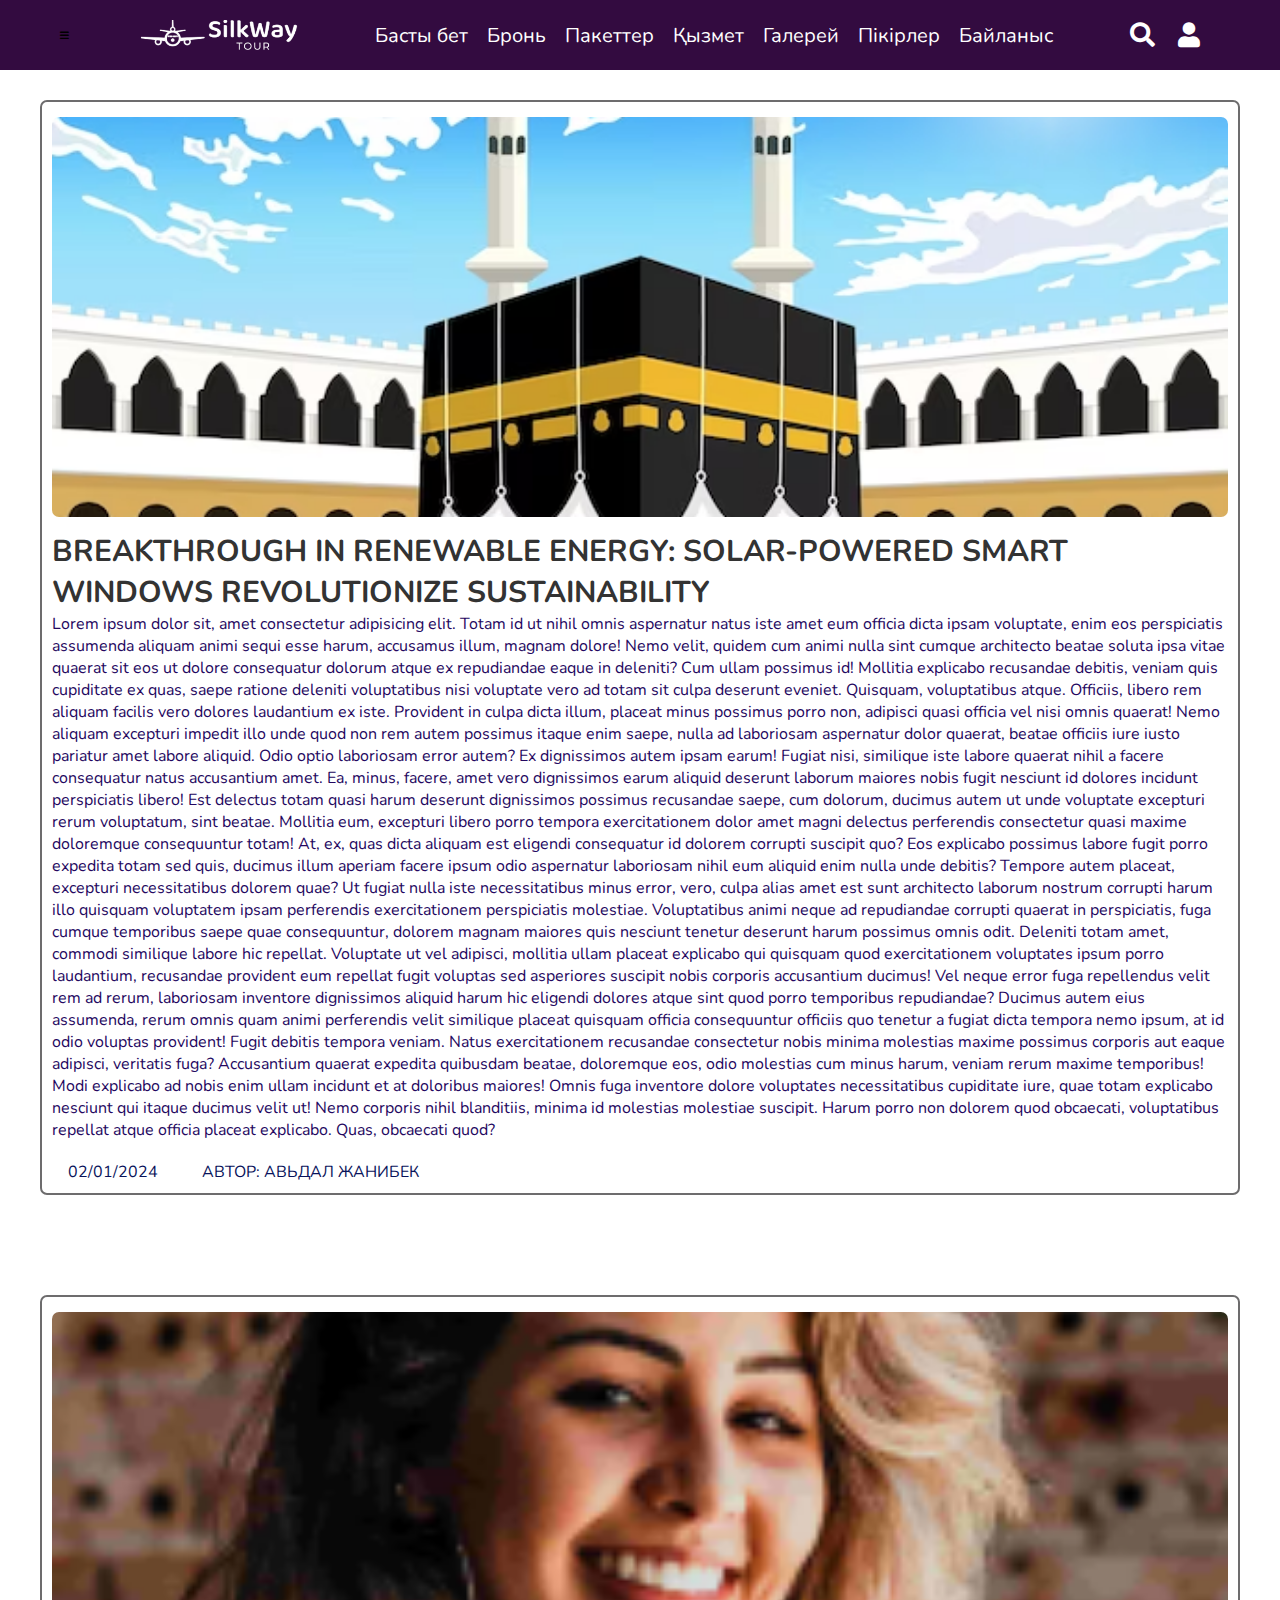
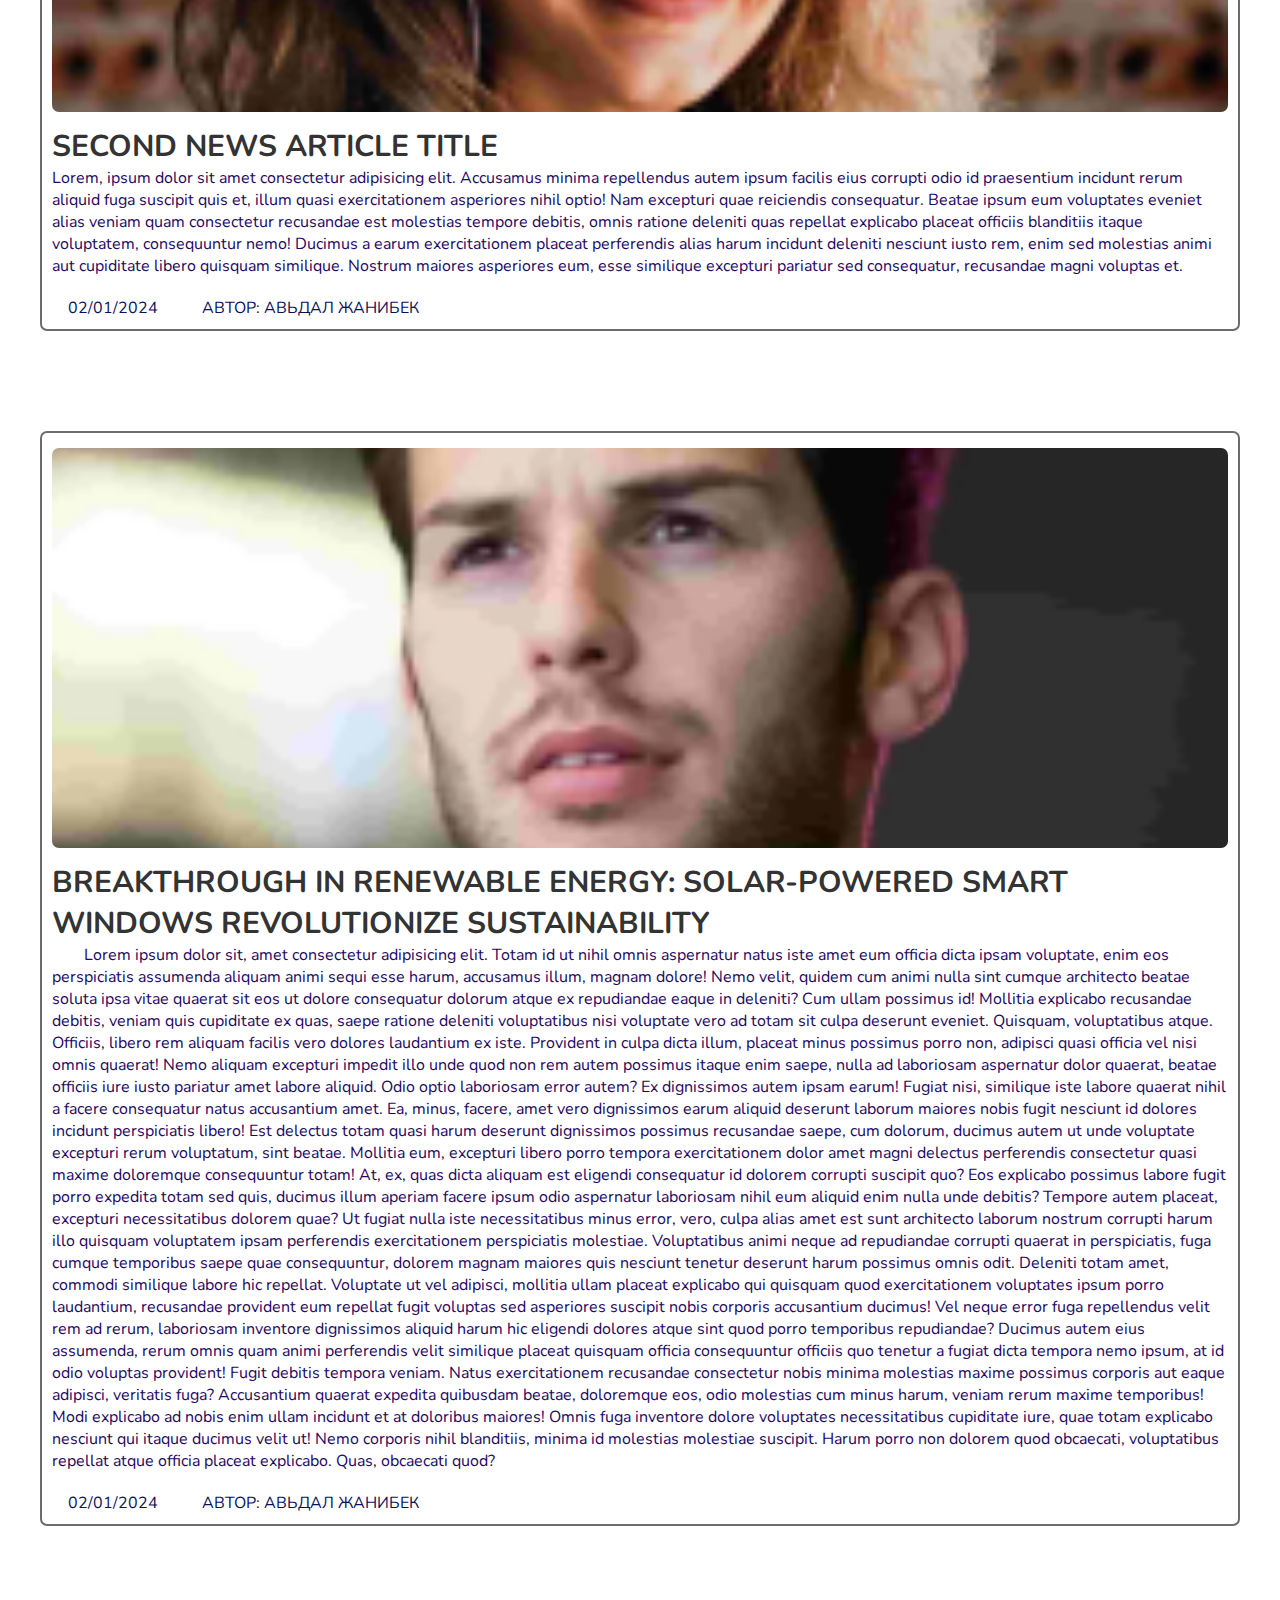
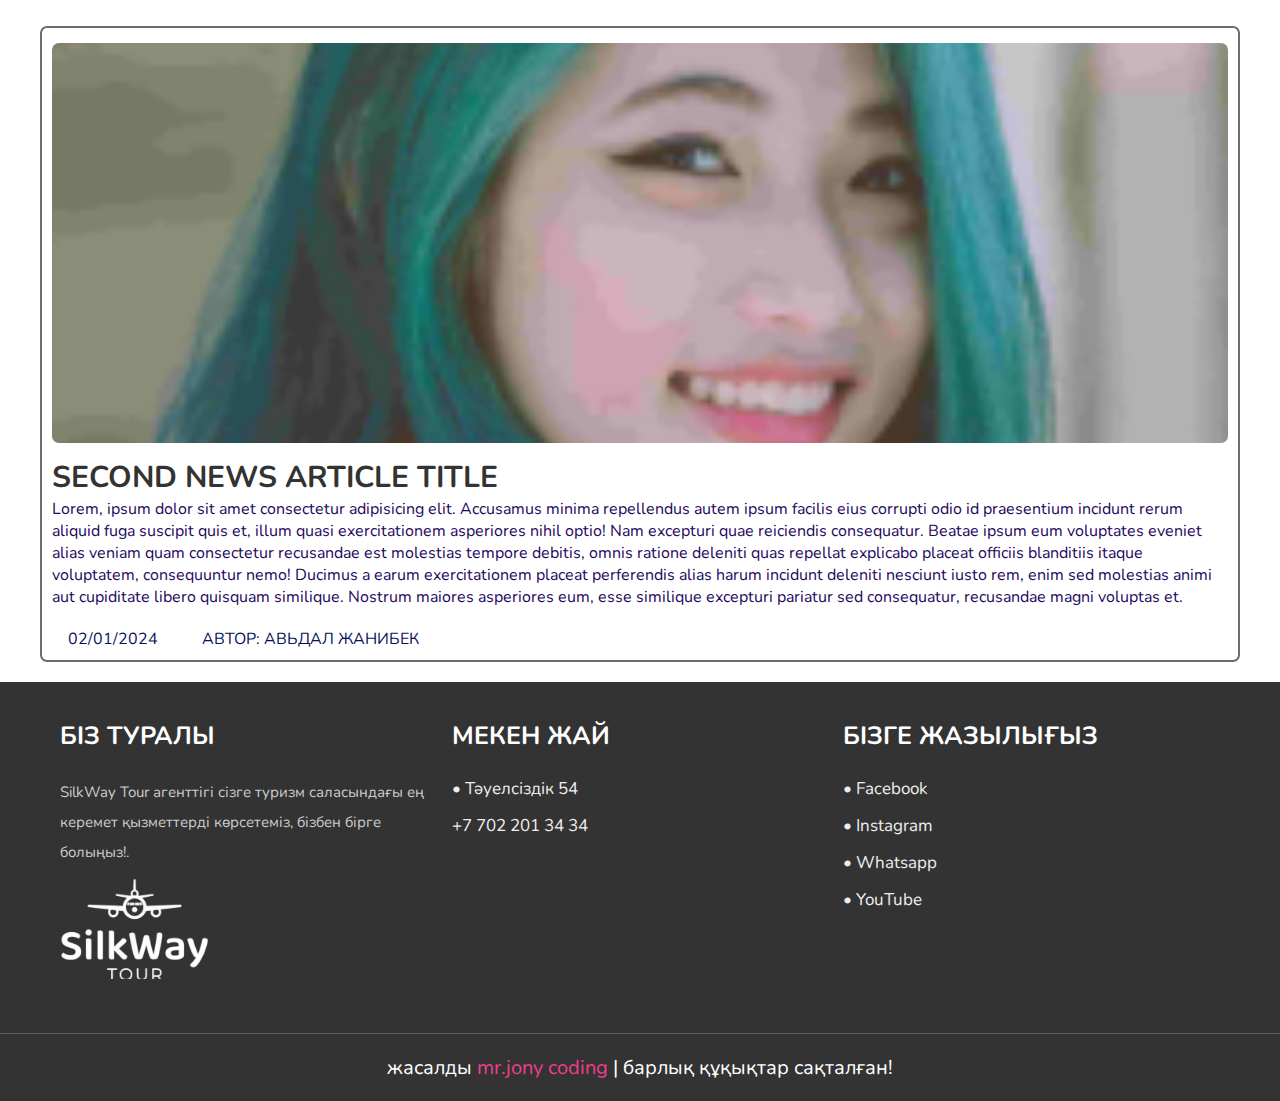
<file: gold.html>
<!DOCTYPE html>
<html lang="en">

<head>
    <meta charset="UTF-8">
    <meta name="viewport" content="width=device-width, initial-scale=1.0">
    
    <link rel="stylesheet" href="https://unpkg.com/swiper/swiper-bundle.min.css" />

    <!-- font awesome cdn link  -->
    <link rel="stylesheet" href="https://cdnjs.cloudflare.com/ajax/libs/font-awesome/5.15.3/css/all.min.css">
    <link rel="stylesheet" href="css/news.css">
   <!--<link rel="stylesheet" href="css/style.css">--> 
    <title>News Blog</title>
</head>

<body>
    <header>

        <section class="flex">
    
        <div id="menu-bar" class="fas fa-bars"></div>
        
            <img src="images/14.png" alt=""> 
    
        <nav class="navbar">
            <a href="#home">Басты бет</a>
            <a href="#book">Бронь</a>
            <a href="#packages">Пакеттер</a>
            <a href="#services">Қызмет</a>
            <a href="#gallery">Галерей</a>
            <a href="#review">Пікірлер</a>
            <a href="#contact">Байланыс</a>
        </nav>
    
        <div class="icons">
            <i class="fas fa-search" id="search-btn"></i>
            <i class="fas fa-user" id="login-btn"></i>
        </div>
    
        <form action="" class="search-bar-container">
            <input type="search" id="search-bar" placeholder="search here...">
            <label for="search-bar" class="fas fa-search"></label>
        </form>
    
        </section>
    
    </header>

    <section class="news-article">
        <img src="images/mecca.avif" alt="">
        <h2>Breakthrough in Renewable Energy: Solar-Powered Smart Windows Revolutionize Sustainability</h2>
        <p id="p0" id="p3">Lorem ipsum dolor sit, amet consectetur adipisicing elit. Totam id ut nihil omnis aspernatur natus iste amet eum officia dicta ipsam voluptate, enim eos perspiciatis assumenda aliquam animi sequi esse harum, accusamus illum, magnam dolore! Nemo velit, quidem cum animi nulla sint cumque architecto beatae soluta ipsa vitae quaerat sit eos ut dolore consequatur dolorum atque ex repudiandae eaque in deleniti? Cum ullam possimus id! Mollitia explicabo recusandae debitis, veniam quis cupiditate ex quas, saepe ratione deleniti voluptatibus nisi voluptate vero ad totam sit culpa deserunt eveniet. Quisquam, voluptatibus atque. Officiis, libero rem aliquam facilis vero dolores laudantium ex iste. Provident in culpa dicta illum, placeat minus possimus porro non, adipisci quasi officia vel nisi omnis quaerat! Nemo aliquam excepturi impedit illo unde quod non rem autem possimus itaque enim saepe, nulla ad laboriosam aspernatur dolor quaerat, beatae officiis iure iusto pariatur amet labore aliquid. Odio optio laboriosam error autem? Ex dignissimos autem ipsam earum! Fugiat nisi, similique iste labore quaerat nihil a facere consequatur natus accusantium amet. Ea, minus, facere, amet vero dignissimos earum aliquid deserunt laborum maiores nobis fugit nesciunt id dolores incidunt perspiciatis libero! Est delectus totam quasi harum deserunt dignissimos possimus recusandae saepe, cum dolorum, ducimus autem ut unde voluptate excepturi rerum voluptatum, sint beatae. Mollitia eum, excepturi libero porro tempora exercitationem dolor amet magni delectus perferendis consectetur quasi maxime doloremque consequuntur totam! At, ex, quas dicta aliquam est eligendi consequatur id dolorem corrupti suscipit quo? Eos explicabo possimus labore fugit porro expedita totam sed quis, ducimus illum aperiam facere ipsum odio aspernatur laboriosam nihil eum aliquid enim nulla unde debitis? Tempore autem placeat, excepturi necessitatibus dolorem quae? Ut fugiat nulla iste necessitatibus minus error, vero, culpa alias amet est sunt architecto laborum nostrum corrupti harum illo quisquam voluptatem ipsam perferendis exercitationem perspiciatis molestiae. Voluptatibus animi neque ad repudiandae corrupti quaerat in perspiciatis, fuga cumque temporibus saepe quae consequuntur, dolorem magnam maiores quis nesciunt tenetur deserunt harum possimus omnis odit. Deleniti totam amet, commodi similique labore hic repellat. Voluptate ut vel adipisci, mollitia ullam placeat explicabo qui quisquam quod exercitationem voluptates ipsum porro laudantium, recusandae provident eum repellat fugit voluptas sed asperiores suscipit nobis corporis accusantium ducimus! Vel neque error fuga repellendus velit rem ad rerum, laboriosam inventore dignissimos aliquid harum hic eligendi dolores atque sint quod porro temporibus repudiandae? Ducimus autem eius assumenda, rerum omnis quam animi perferendis velit similique placeat quisquam officia consequuntur officiis quo tenetur a fugiat dicta tempora nemo ipsum, at id odio voluptas provident! Fugit debitis tempora veniam. Natus exercitationem recusandae consectetur nobis minima molestias maxime possimus corporis aut eaque adipisci, veritatis fuga? Accusantium quaerat expedita quibusdam beatae, doloremque eos, odio molestias cum minus harum, veniam rerum maxime temporibus! Modi explicabo ad nobis enim ullam incidunt et at doloribus maiores! Omnis fuga inventore dolore voluptates necessitatibus cupiditate iure, quae totam explicabo nesciunt qui itaque ducimus velit ut! Nemo corporis nihil blanditiis, minima id molestias molestiae suscipit. Harum porro non dolorem quod obcaecati, voluptatibus repellat atque officia placeat explicabo. Quas, obcaecati quod?</p>
        <p class="meta"> &emsp;02/01/2024 &emsp; &emsp; Автор: Авьдал Жанибек</p>
    </section>

    <section class="news-article" id="12">
        <img src="images/pic1.png" alt="Second News Article Image">
        <h2>Second News Article Title</h2>
        <p id="p0" id="p3">Lorem, ipsum dolor sit amet consectetur adipisicing elit. Accusamus minima repellendus autem ipsum facilis eius corrupti odio id praesentium incidunt rerum aliquid fuga suscipit quis et, illum quasi exercitationem asperiores nihil optio! Nam excepturi quae reiciendis consequatur. Beatae ipsum eum voluptates eveniet alias veniam quam consectetur recusandae est molestias tempore debitis, omnis ratione deleniti quas repellat explicabo placeat officiis blanditiis itaque voluptatem, consequuntur nemo! Ducimus a earum exercitationem placeat perferendis alias harum incidunt deleniti nesciunt iusto rem, enim sed molestias animi aut cupiditate libero quisquam similique. Nostrum maiores asperiores eum, esse similique excepturi pariatur sed consequatur, recusandae magni voluptas et.</p>
        <p class="meta"> &emsp;02/01/2024 &emsp; &emsp; Автор: Авьдал Жанибек</p>
    </section>

    <!-- Add more news articles as needed -->
    
    <section class="news-article">
        <img src="images/pic4.png" alt="">
        <h2>Breakthrough in Renewable Energy: Solar-Powered Smart Windows Revolutionize Sustainability</h2>
        <p id="a0" id="p3">Lorem ipsum dolor sit, amet consectetur adipisicing elit. Totam id ut nihil omnis aspernatur natus iste amet eum officia dicta ipsam voluptate, enim eos perspiciatis assumenda aliquam animi sequi esse harum, accusamus illum, magnam dolore! Nemo velit, quidem cum animi nulla sint cumque architecto beatae soluta ipsa vitae quaerat sit eos ut dolore consequatur dolorum atque ex repudiandae eaque in deleniti? Cum ullam possimus id! Mollitia explicabo recusandae debitis, veniam quis cupiditate ex quas, saepe ratione deleniti voluptatibus nisi voluptate vero ad totam sit culpa deserunt eveniet. Quisquam, voluptatibus atque. Officiis, libero rem aliquam facilis vero dolores laudantium ex iste. Provident in culpa dicta illum, placeat minus possimus porro non, adipisci quasi officia vel nisi omnis quaerat! Nemo aliquam excepturi impedit illo unde quod non rem autem possimus itaque enim saepe, nulla ad laboriosam aspernatur dolor quaerat, beatae officiis iure iusto pariatur amet labore aliquid. Odio optio laboriosam error autem? Ex dignissimos autem ipsam earum! Fugiat nisi, similique iste labore quaerat nihil a facere consequatur natus accusantium amet. Ea, minus, facere, amet vero dignissimos earum aliquid deserunt laborum maiores nobis fugit nesciunt id dolores incidunt perspiciatis libero! Est delectus totam quasi harum deserunt dignissimos possimus recusandae saepe, cum dolorum, ducimus autem ut unde voluptate excepturi rerum voluptatum, sint beatae. Mollitia eum, excepturi libero porro tempora exercitationem dolor amet magni delectus perferendis consectetur quasi maxime doloremque consequuntur totam! At, ex, quas dicta aliquam est eligendi consequatur id dolorem corrupti suscipit quo? Eos explicabo possimus labore fugit porro expedita totam sed quis, ducimus illum aperiam facere ipsum odio aspernatur laboriosam nihil eum aliquid enim nulla unde debitis? Tempore autem placeat, excepturi necessitatibus dolorem quae? Ut fugiat nulla iste necessitatibus minus error, vero, culpa alias amet est sunt architecto laborum nostrum corrupti harum illo quisquam voluptatem ipsam perferendis exercitationem perspiciatis molestiae. Voluptatibus animi neque ad repudiandae corrupti quaerat in perspiciatis, fuga cumque temporibus saepe quae consequuntur, dolorem magnam maiores quis nesciunt tenetur deserunt harum possimus omnis odit. Deleniti totam amet, commodi similique labore hic repellat. Voluptate ut vel adipisci, mollitia ullam placeat explicabo qui quisquam quod exercitationem voluptates ipsum porro laudantium, recusandae provident eum repellat fugit voluptas sed asperiores suscipit nobis corporis accusantium ducimus! Vel neque error fuga repellendus velit rem ad rerum, laboriosam inventore dignissimos aliquid harum hic eligendi dolores atque sint quod porro temporibus repudiandae? Ducimus autem eius assumenda, rerum omnis quam animi perferendis velit similique placeat quisquam officia consequuntur officiis quo tenetur a fugiat dicta tempora nemo ipsum, at id odio voluptas provident! Fugit debitis tempora veniam. Natus exercitationem recusandae consectetur nobis minima molestias maxime possimus corporis aut eaque adipisci, veritatis fuga? Accusantium quaerat expedita quibusdam beatae, doloremque eos, odio molestias cum minus harum, veniam rerum maxime temporibus! Modi explicabo ad nobis enim ullam incidunt et at doloribus maiores! Omnis fuga inventore dolore voluptates necessitatibus cupiditate iure, quae totam explicabo nesciunt qui itaque ducimus velit ut! Nemo corporis nihil blanditiis, minima id molestias molestiae suscipit. Harum porro non dolorem quod obcaecati, voluptatibus repellat atque officia placeat explicabo. Quas, obcaecati quod?</p>
        <p class="meta"> &emsp;02/01/2024 &emsp; &emsp; Автор: Авьдал Жанибек</p>
    </section>

    <section class="news-article">
        <img src="images/pic3.png" alt="Second News Article Image">
        <h2>Second News Article Title</h2>
        <p id="p0" id="p3">Lorem, ipsum dolor sit amet consectetur adipisicing elit. Accusamus minima repellendus autem ipsum facilis eius corrupti odio id praesentium incidunt rerum aliquid fuga suscipit quis et, illum quasi exercitationem asperiores nihil optio! Nam excepturi quae reiciendis consequatur. Beatae ipsum eum voluptates eveniet alias veniam quam consectetur recusandae est molestias tempore debitis, omnis ratione deleniti quas repellat explicabo placeat officiis blanditiis itaque voluptatem, consequuntur nemo! Ducimus a earum exercitationem placeat perferendis alias harum incidunt deleniti nesciunt iusto rem, enim sed molestias animi aut cupiditate libero quisquam similique. Nostrum maiores asperiores eum, esse similique excepturi pariatur sed consequatur, recusandae magni voluptas et.</p>
        <p class="meta"> &emsp;02/01/2024 &emsp; &emsp; Автор: Авьдал Жанибек</p>
    </section>

    <footer class="footer">

        <section class="box-container">
    
            <div class="box">
                <h3>Біз Туралы</h3>  
                <p>SilkWay Tour агенттігі  сізге туризм саласындағы ең керемет қызметтерді көрсетеміз, бізбен бірге болыңыз!.</p>
            <img src="images/1213.png" alt="">
            </div>
            <div class="box">
                <h3>Мекен жай</h3>
                <a href="#">• Тәуелсіздік 54</a>
                <a href="#">+7 702 201 34 34</a>
               
            </div>
            <!--<div class="box">
                <h3>Сілтемелер</h3>
                <a href="#">Басты бет</a>
                <a href="#">Бронь</a>
                <a href="#">Пакеттер</a>
                <a href="#">Қызмет</a>
                <a href="#">Галерей</a>
                <a href="#">Пікірлер</a>
                <a href="#">Байланыс</a>
            </div>-->
            <div class="box">
                <h3>Бізге Жазылығыз</h3>
                <a href="#">• Facebook</a>
                <a href="#">• Instagram</a>
                <a href="#">• Whatsapp</a>
                <a href="#">• YouTube</a>
            </div>
    
        </section>
    
        <h1 class="credit"> Жасалды <span> Mr.Jony coding </span> | Барлық құқықтар сақталған! </h1>
    
    </footer>


    <script src="https://unpkg.com/swiper/swiper-bundle.min.js"></script>

</body>

</html>
</file>
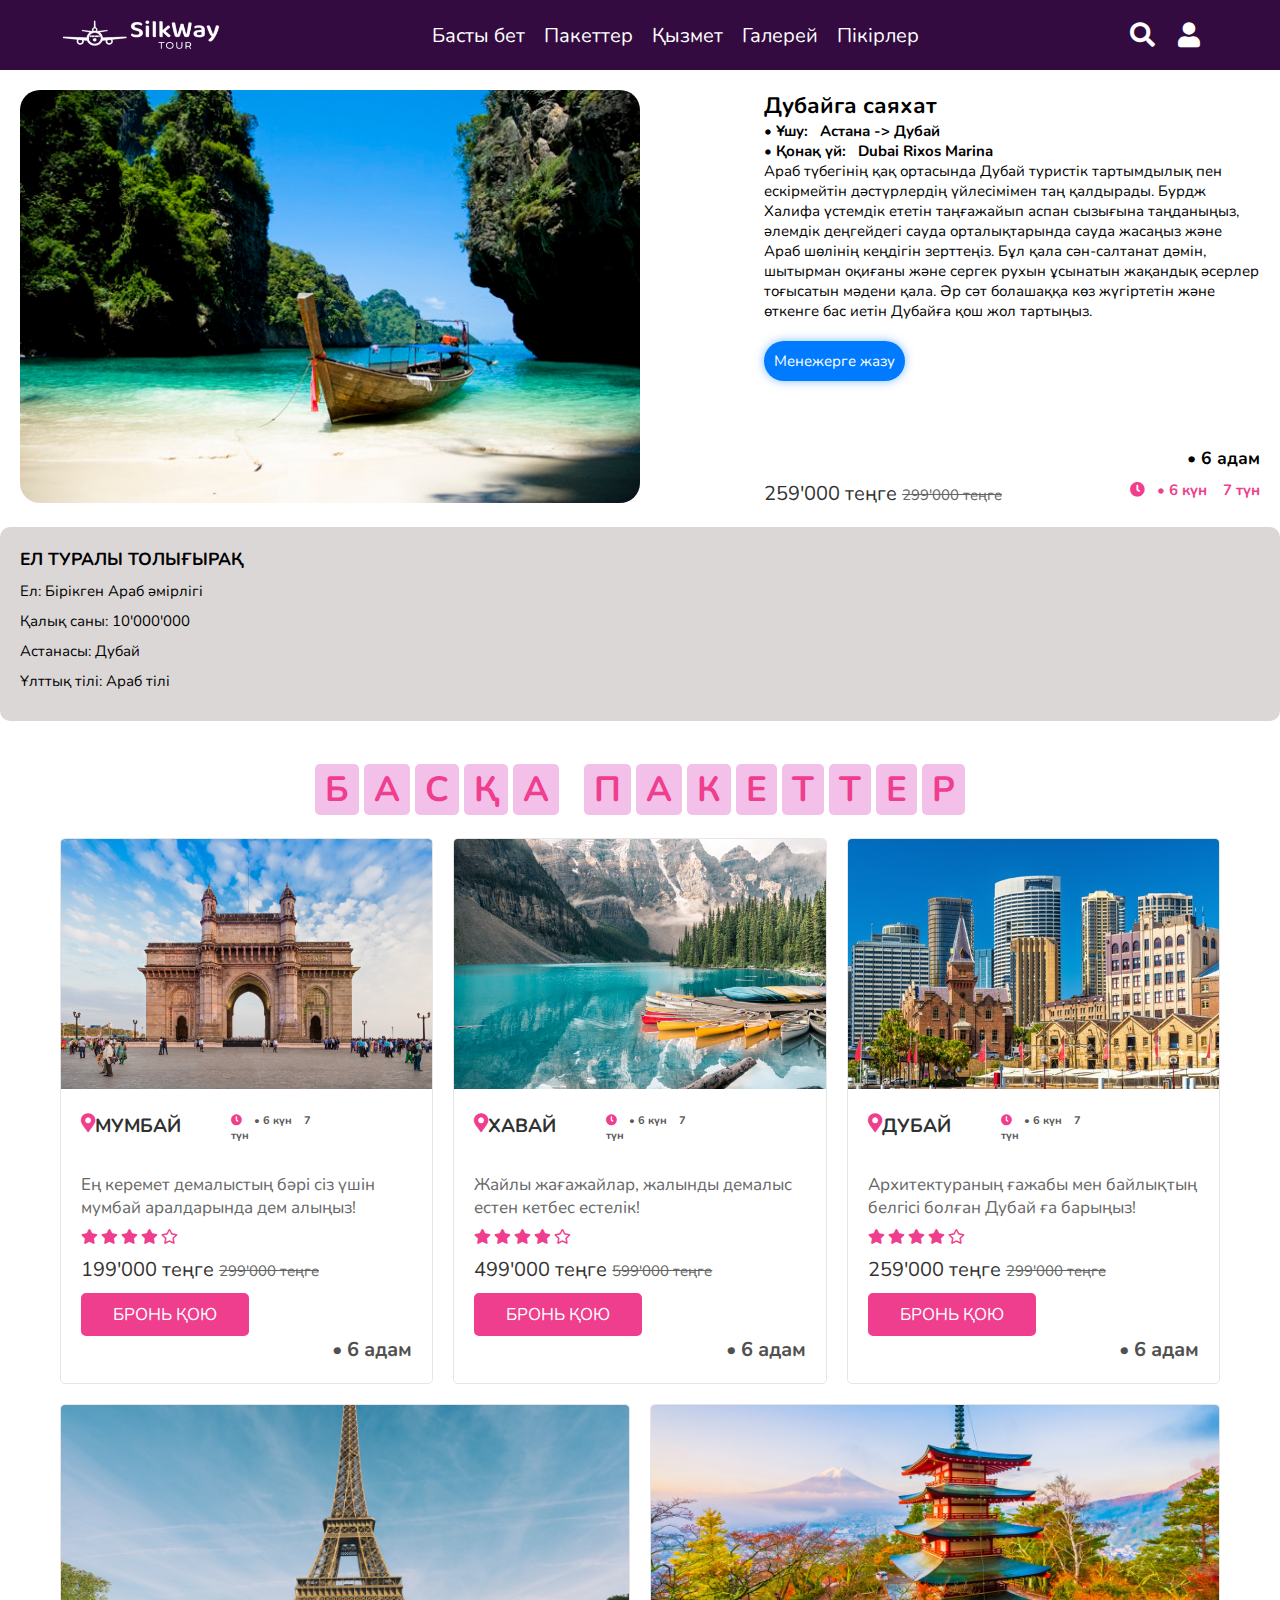
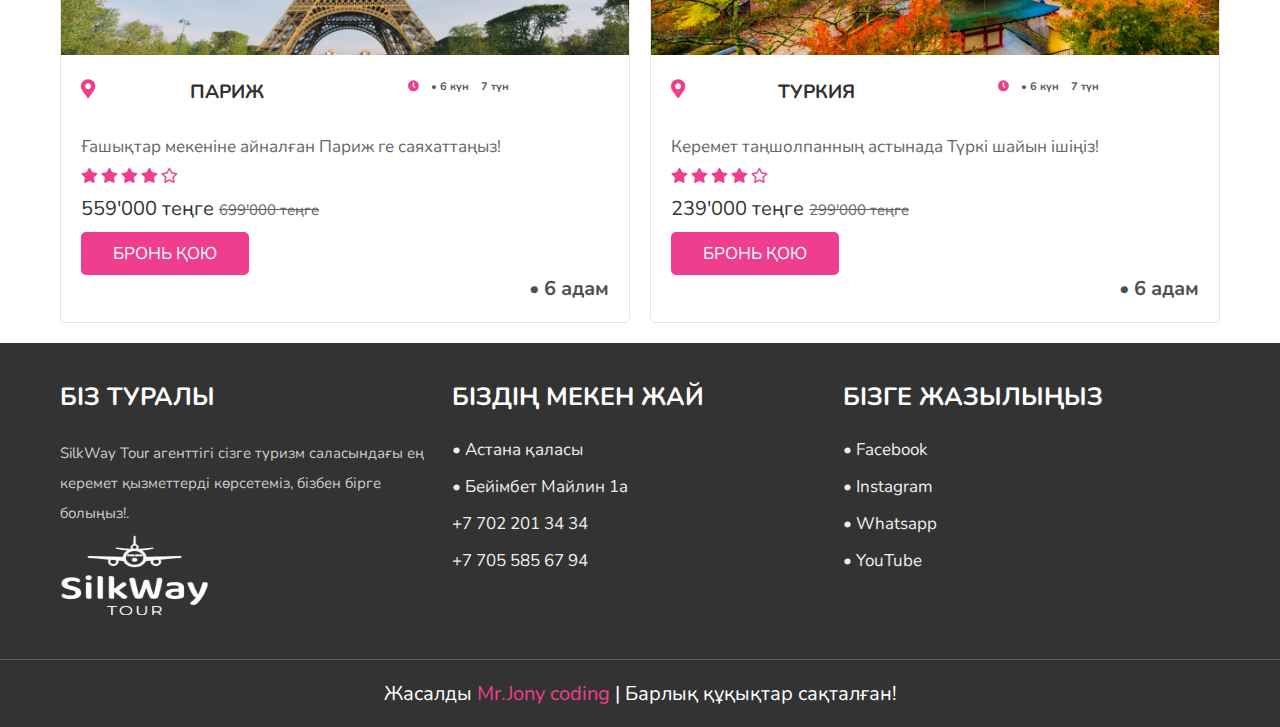
<file: main.html>
<!DOCTYPE html>
<html lang="en">
<head>
    <meta charset="UTF-8">
    <meta name="viewport" content="width=device-width, initial-scale=1.0">
    <link rel="stylesheet" href="https://unpkg.com/swiper/swiper-bundle.min.css" />

    <!-- font awesome cdn link  -->
    <link rel="stylesheet" href="https://cdnjs.cloudflare.com/ajax/libs/font-awesome/5.15.3/css/all.min.css">
    <link rel="stylesheet" href="css/main.css">
    <link rel="stylesheet" href="css/style.css">
    <title>Турлар</title>
</head>
<body>
    <header>
        <section class="flex">
    
        <div id="menu-bar" class="fas fa-bars"></div>
        
            <img src="images/14.png" alt=""> 
    
        <nav class="navbar">
            <a href="#home">Басты бет</a>
            <!--<a href="#book">Бронь</a>-->
            <a href="#packages">Пакеттер</a>
            <a href="#services">Қызмет</a>
            <a href="#gallery">Галерей</a>
            <a href="#review">Пікірлер</a>
           <!-- <a href="#contact">Байланыс</a> -->
        </nav>
    
        <div class="icons">
            <i class="fas fa-search" id="search-btn"></i>
            <i class="fas fa-user" id="login-btn"></i>
        </div>
    
        <form action="" class="search-bar-container">
            <input type="search" id="search-bar" placeholder="search here...">
            <label for="search-bar" class="fas fa-search"></label>
        </form>
    
        </section>
    
    </header>

    <div class="container">
        <div class="slider-gallery">
            <!-- Placeholder slider content -->
            <img src="images/g-2.jpg" alt="Image 1">
            <img src="images/g-4.jpg" alt="Image 2">
            <img src="images/g-8.jpg" alt="Image 3">
        </div>
       
        <div class="information-section">
            <!-- Placeholder information content -->
            <h2 class="qwe">Дубайга саяхат</h2>
            <p class="text1">• Ұшу:&ensp; Астана -> Дубай </p>
            <p class="text1">• Қонақ үй:&ensp; Dubai Rixos Marina </p>
            <p class="text">Араб түбегінің қақ ортасында Дубай туристік тартымдылық пен ескірмейтін дәстүрлердің үйлесімімен таң қалдырады. Бурдж Халифа үстемдік ететін таңғажайып аспан сызығына таңданыңыз, әлемдік деңгейдегі сауда орталықтарында сауда жасаңыз және Араб шөлінің кеңдігін зерттеңіз. Бұл қала сән-салтанат дәмін, шытырман оқиғаны және сергек рухын ұсынатын жақандық әсерлер тоғысатын мәдени қала. Әр сәт болашаққа көз жүгіртетін және өткенге бас иетін Дубайға қош жол тартыңыз.</p>
            <a class="action-button" href="https://wa.link/8k0ijr"> Менежерге жазу</a>
            <h3 class="person">• 6 адам</h3>
            <div class="price"> 
                <a>259'000 теңге <span>299'000 теңге</span> </a>
                <h3 class="day">  <i class="fas -regular fa-clock fa-bounce"></i> &ensp;• 6 күн &ensp; 7 түн </h3>
             </div>
        </div>
    </div>

    <div class="country-details">
        <!-- Placeholder country details content -->
        <h3 class="el">Ел туралы толығырақ</h3>
        <p class="erle">Ел: Бірікген Араб әмірлігі</p>
        <p class="erle">Қалық саны: 10'000'000</p>
        <p class="erle">Астанасы: Дубай</p>
        <p class="erle">Ұлттық тілі: Араб тілі</p>
        <!-- Add more details as needed -->
    </div>

    <section class="packages" id="packages">

        <h1 class="heading">
            <span>б</span>
            <span>а</span>
            <span>с</span>
            <span>қ</span>
            <span>а</span>
            <span class="space"></span>
            <span>п</span>
            <span>a</span>
            <span>к</span>
            <span>е</span>
            <span>т</span>
            <span>т</span>
            <span>e</span>
            <span>р</span>
        </h1>
    
        <div class="swiper box-container">
    
            <div class="box">
                <img src="images/p-1.jpg" alt="">
                <div class="content">
                    <h3 class="date"> <i class="fas fa-map-marker-alt"></i>  мумбай <span> <i class="fas -regular fa-clock fa-bounce"></i> &ensp; • 6 күн &ensp; 7 түн</span> </h3>
                    <p> Ең керемет демалыстың бәрі сіз үшін мумбай аралдарында дем алыңыз!</p>
                    <div class="stars">
                        <i class="fas fa-star"></i>
                        <i class="fas fa-star"></i>
                        <i class="fas fa-star"></i>
                        <i class="fas fa-star"></i>
                        <i class="far fa-star"></i>
                       
                    </div>
                    <div class="price"> 199'000 теңге <span>299'000 теңге</span> </div>
                    <div>   
                        <a href="thailand.html" class="btn">бронь қою </a>
                        <h3 class="person">• 6 адам</h3>
                      </div>
                </div>
            </div>
    
            <div class="box">
                <img src="images/p-2.jpg" alt="">
                <div class="content">
                    <h3 class="date"> <i class="fas fa-map-marker-alt"></i> хавай  <span> <i class="fas -regular fa-clock fa-bounce"></i> &ensp;  • 6 күн &ensp; 7 түн</span></h3>
                    <p> Жайлы жағажайлар, жалынды демалыс естен кетбес естелік!</p>
                    <div class="stars">
                        <i class="fas fa-star"></i>
                        <i class="fas fa-star"></i>
                        <i class="fas fa-star"></i>
                        <i class="fas fa-star"></i>
                        <i class="far fa-star"></i>
                    </div>
                    <div class="price"> 499'000 теңге <span>599'000 теңге</span> </div>
                    <div>   
                        <a href="thailand.html" class="btn">бронь қою </a>
                        <h3 class="person">• 6 адам</h3>
                      </div>
                </div>
            </div>
    
            <div class="box">
                <img src="images/p-3.jpg" alt="">
                <div class="content">
                    <h3 class="date"> <i class="fas fa-map-marker-alt"></i> Дубай <span> <i class="fas -regular fa-clock fa-bounce"></i> &ensp;  • 6 күн &ensp; 7 түн</span> </h3>
                    <p>Архитектураның ғажабы мен байлықтың белгісі болған Дубай ға барыңыз!</p>
                    <div class="stars">
                        <i class="fas fa-star"></i>
                        <i class="fas fa-star"></i>
                        <i class="fas fa-star"></i>
                        <i class="fas fa-star"></i>
                        <i class="far fa-star"></i>
                    </div>
                    <div class="price"> 259'000 теңге <span>299'000 теңге</span> </div>
                    <div>   
                        <a href="thailand.html" class="btn">бронь қою </a>
                        <h3 class="person">• 6 адам</h3>
                      </div>
                </div>
            </div>
    
            <div class="box">
                <img src="images/p-4.jpg" alt="">
                <div class="content">
                    <h3 class="date"> <i class="fas fa-map-marker-alt"></i> Париж <span> <i class="fas -regular fa-clock fa-bounce"></i> &ensp;  • 6 күн &ensp; 7 түн</span></h3>
                    <p> Ғашықтар мекеніне айналған Париж ге саяхаттаңыз!</p>
                    <div class="stars">
                        <i class="fas fa-star"></i>
                        <i class="fas fa-star"></i>
                        <i class="fas fa-star"></i>
                        <i class="fas fa-star"></i>
                        <i class="far fa-star"> </i>
                    </div>
                    <div class="price"> 559'000 теңге <span>699'000 теңге</span> </div>
                    <div>   
                        <a href="thailand.html" class="btn">бронь қою </a>
                        <h3 class="person">• 6 адам</h3>
                      </div>
                </div>
            </div>
    
            <div class="box">
                <img src="images/p-5.jpg" alt="">
                <div class="content">
                    <h3 class="date"> <i class="fas fa-map-marker-alt"></i> Туркия  <span> <i class="fas -regular fa-clock fa-bounce"></i> &ensp;  • 6 күн &ensp; 7 түн</span></h3>
                    <p>Керемет таңшолпанның астынада Түркі шайын ішіңіз!</p>
                    <div class="stars">
                        <i class="fas fa-star"></i>
                        <i class="fas fa-star"></i>
                        <i class="fas fa-star"></i>
                        <i class="fas fa-star"></i>
                        <i class="far fa-star"></i>
                    </div>
                    <div class="price"> 239'000 теңге  <span> 299'000 теңге</span> </div>
                    <div>   
                        <a href="thailand.html" class="btn">бронь қою </a>
                        <h3 class="person">• 6 адам</h3>
                      </div>
                </div>
            </div>
            </section>
    <footer class="footer">

        <section class="box-container">
    
            <div class="box">
                <h3>Біз Туралы</h3>  
                <p>SilkWay Tour агенттігі  сізге туризм саласындағы ең керемет қызметтерді көрсетеміз, бізбен бірге болыңыз!.</p>
            <img src="images/1213.png" alt="" width="150" height="80">
            </div>
            <div class="box">
                <h3> Біздің мекен жай</h3>
                <a href="#">• Астана қаласы </a>
                <a href="#">• Бейімбет Майлин 1a </a>
                <a href="#">+7 702 201 34 34</a>
                <a href="#">+7 705 585 67 94</a>
               
            </div>
            <!--<div class="box">
                <h3>Сілтемелер</h3>
                <a href="#">Басты бет</a>
                <a href="#">Бронь</a>
                <a href="#">Пакеттер</a>
                <a href="#">Қызмет</a>
                <a href="#">Галерей</a>
                <a href="#">Пікірлер</a>
                <a href="#">Байланыс</a>
            </div>-->
            <div class="box">
                <h3>Бізге Жазылыңыз</h3>
                <a href="https://web.facebook.com/silkwaytour.kz/">• Facebook</a>
                <a href="https://www.instagram.com/silkwaytour.kz?utm_source=ig_web_button_share_sheet&igsh=OGQ5ZDc2ODk2ZA==">• Instagram</a>
                <a href="https://wa.link/8k0ijr">• Whatsapp</a>
                <a href="#">• YouTube</a>
            </div>
    
        </section>
    
        <h1 class="credit"> Жасалды <span> Mr.Jony coding </span> | Барлық құқықтар сақталған! </h1>
    
    </footer>
    <script src="https://unpkg.com/swiper/swiper-bundle.min.js"></script>
    <script src="js/main.js"></script>
</body>
</html>
</file>
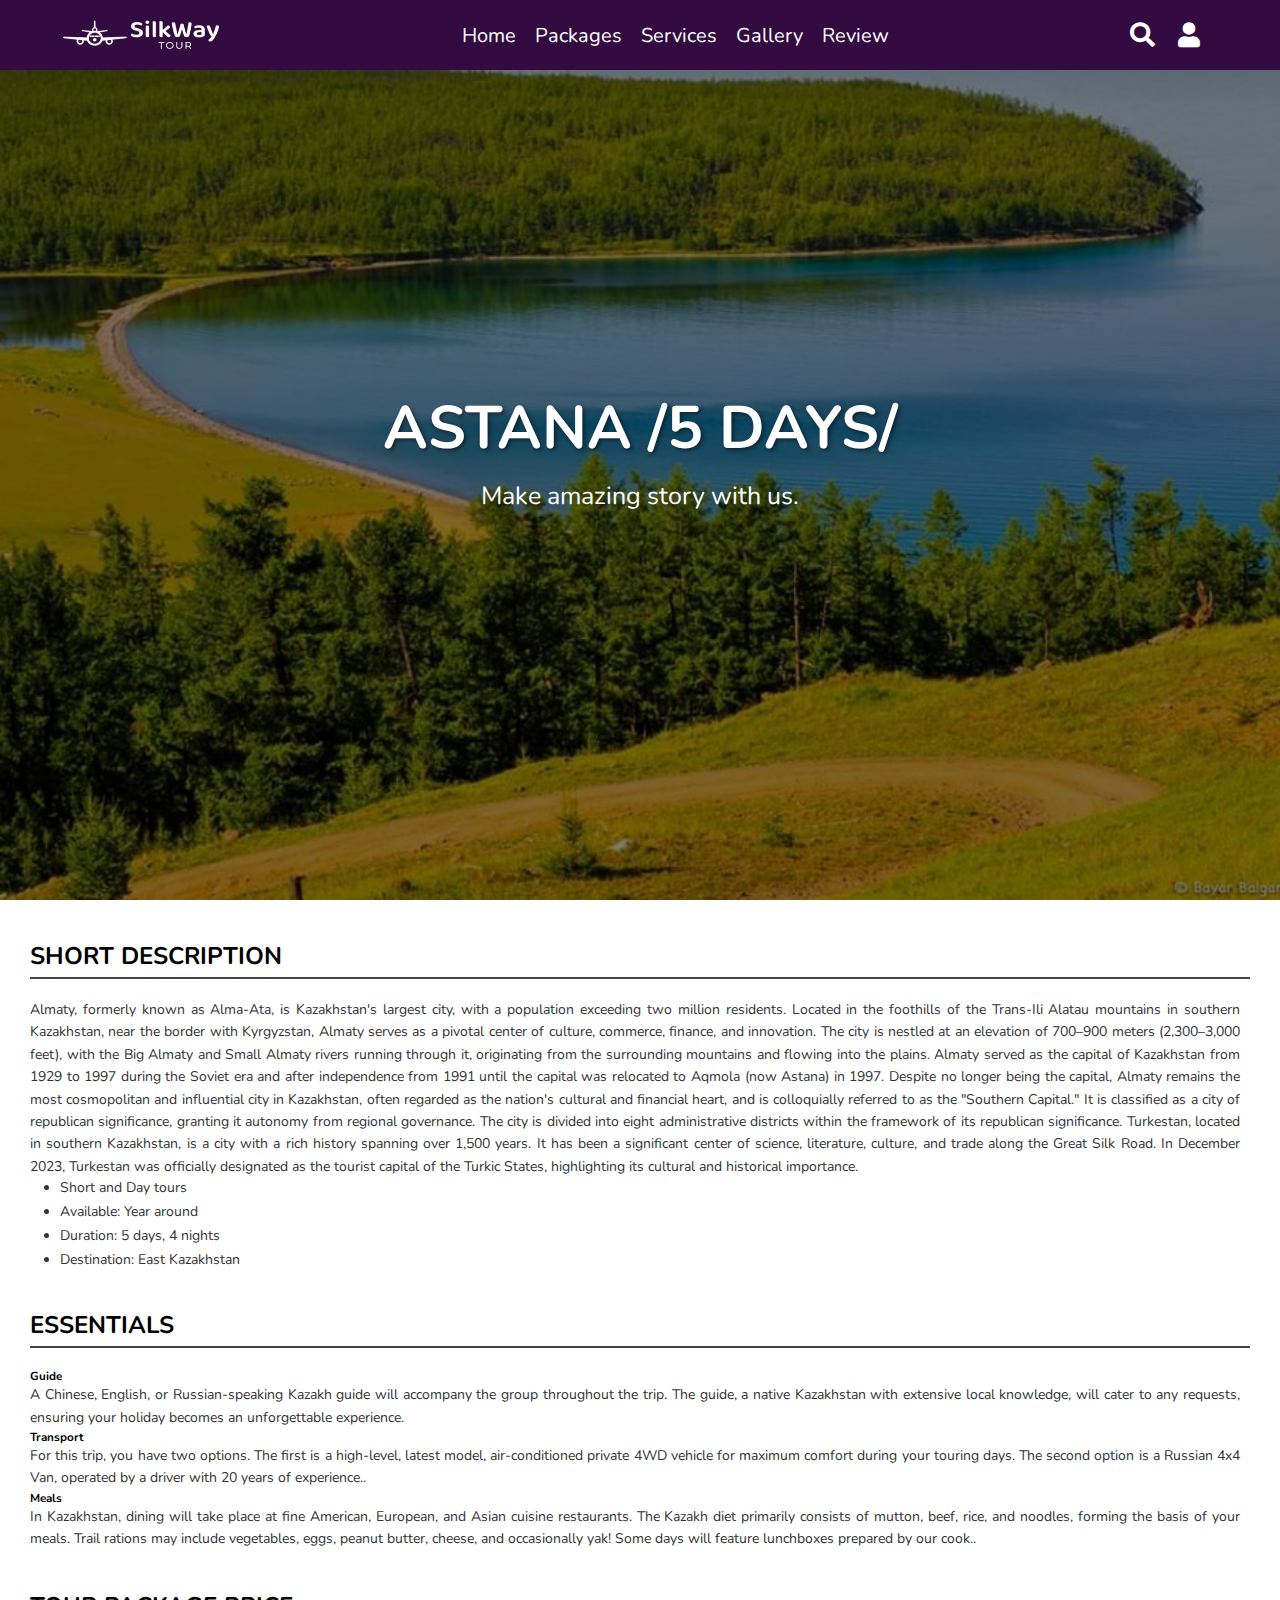
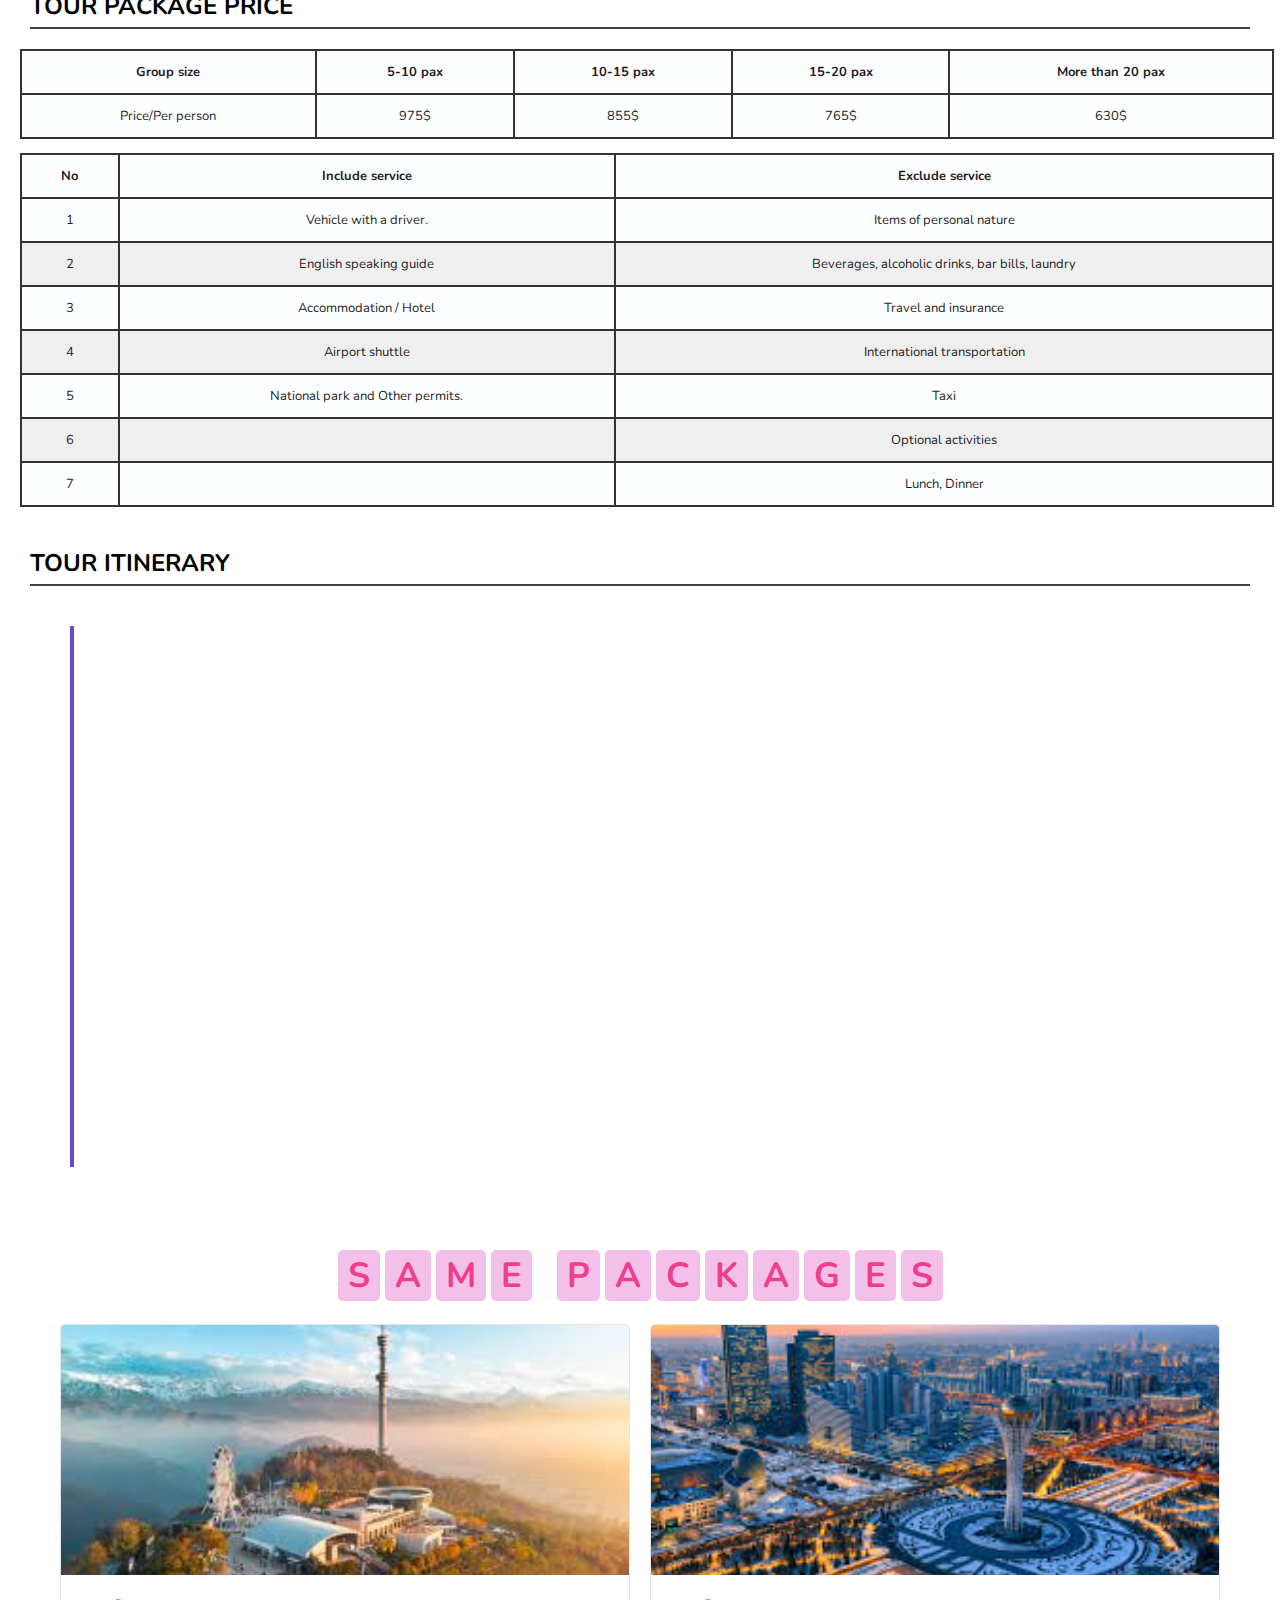
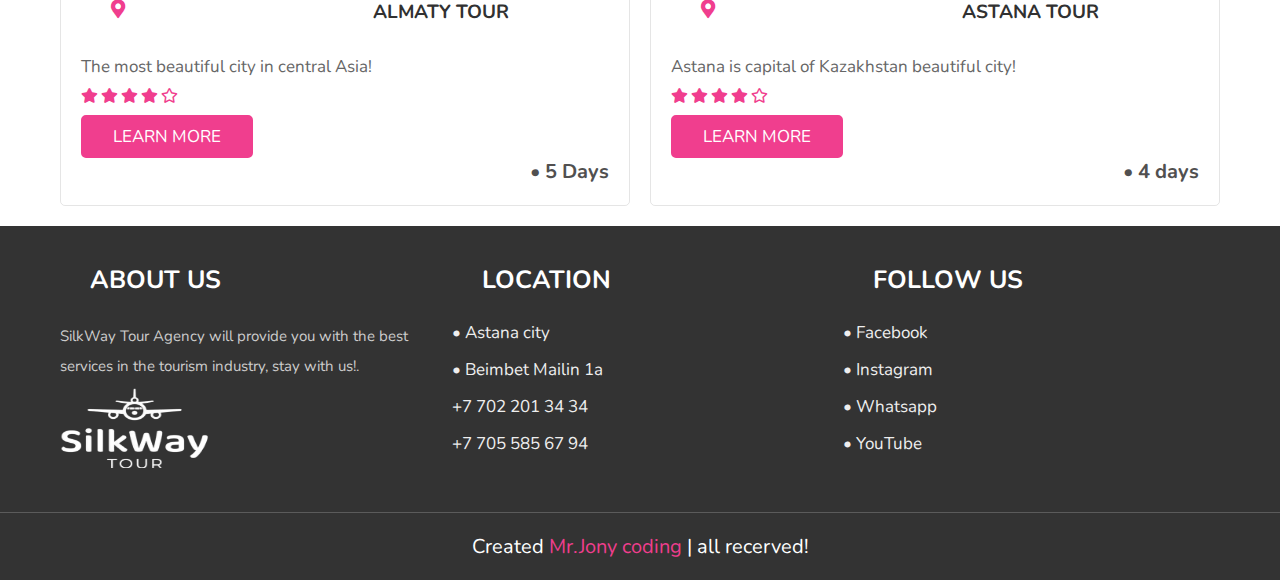
<file: maldive.html>
<!DOCTYPE html>
<html lang="mn">
<head>
    <meta charset="UTF-8">
    <meta name="viewport" content="width=device-width, initial-scale=1.0">
    <link rel="stylesheet" href="https://unpkg.com/swiper/swiper-bundle.min.css" />

    <!-- font awesome cdn link  -->
    <link rel="stylesheet" href="https://cdnjs.cloudflare.com/ajax/libs/font-awesome/5.15.3/css/all.min.css">
    <link rel="stylesheet" href="css/main.css">
    <link rel="stylesheet" href="css/style.css">
    <link rel="stylesheet" href="css/tour.css">
    <title>Турлар</title>
</head>
<body>
    <header>

        <section class="flex">
    
        <div id="menu-bar" class="fas fa-bars"></div>
        
            <img src="images/14.png" alt=""> 
    
        <nav class="navbar">
            <a href="#home">Home</a>
            <!--<a href="#book">Бронь</a>-->
            <a href="#packages">Packages</a>
            <a href="#services">Services</a>
            <a href="#gallery">Gallery</a>
            <a href="#review">Review</a>
           <!-- <a href="#contact">Байланыс</a> -->
        </nav>
    
        <div class="icons">
            <i class="fas fa-search" id="search-btn"></i>
            <i class="fas fa-user" id="login-btn"></i>
        </div>
    
        <form action="" class="search-bar-container">
            <input type="search" id="search-bar" placeholder="search here...">
            <label for="search-bar" class="fas fa-search"></label>
        </form>
    
        </section>
    
    </header>
    
    <!-- header section ends -->
    
    <!-- login form container  -->
    
    <div class="login-form-container">
    
        <i class="fas fa-times" id="form-close"></i>
    
        <form action="">
            <h3>login</h3>
            <input type="email" class="box" placeholder="enter your email">
            <input type="password" class="box" placeholder="enter your password">
            <input type="submit" value="Кіру" class="btn">
            <input type="checkbox" id="remember">
            <label for="remember">remember</label>
            <p>Forget password? <a href="#">Осында бас</a></p>
            <p>Don't have account? <a href="#">Тіркелу</a></p>
        </form>
    
    </div>
    
    <section class="hero">
        <div class="hero-bg"></div> <!-- 📌 Background зураг -->
        <div class="hero-content">
            <h1>Astana /5 days/</h1>
            <p>Make amazing story with us.</p>
        </div>
    </section>
    <div class="title">SHORT DESCRIPTION</div>
    <hr>
    <p class="qwerty">Almaty, formerly known as Alma-Ata, is Kazakhstan's largest city, with a population exceeding two million residents. Located in the foothills of the Trans-Ili Alatau mountains in southern Kazakhstan, near the border with Kyrgyzstan, Almaty serves as a pivotal center of culture, commerce, finance, and innovation. The city is nestled at an elevation of 700–900 meters (2,300–3,000 feet), with the Big Almaty and Small Almaty rivers running through it, originating from the surrounding mountains and flowing into the plains. Almaty served as the capital of Kazakhstan from 1929 to 1997 during the Soviet era and after independence from 1991 until the capital was relocated to Aqmola (now Astana) in 1997. Despite no longer being the capital, Almaty remains the most cosmopolitan and influential city in Kazakhstan,
         often regarded as the nation's cultural and financial heart, 
         and is colloquially referred to as the "Southern Capital." 
         It is classified as a city of republican significance, granting it 
         autonomy from regional governance. The city is divided into eight administrative districts
          within the framework of its republican significance.
          Turkestan, located in southern Kazakhstan, is a city with a rich history spanning over 1,500 years. It has been a significant center of science, literature, culture, and trade along the Great Silk Road. In December 2023, Turkestan was officially designated as the tourist capital of the Turkic States,
           highlighting its cultural and historical importance.
    <ul> 
        <li>Short and Day tours</li>
        <li>Available: Year around</li>
        <li>Duration: 5 days, 4 nights</li>
        <li>Destination: East Kazakhstan</li> 
    </ul>
        </p>
    <div class="title">ESSENTIALS</div>
    <hr>
    <h3>Guide</h3>
    <p class="qwerty">A Chinese, English, or Russian-speaking Kazakh guide will accompany the group throughout the trip. The guide, a native Kazakhstan with extensive local knowledge, will cater to any requests, ensuring your holiday becomes an unforgettable experience.</p>
    <h3>Transport</h3>
    <p class="qwerty">For this trip, you have two options. The first is a high-level, latest model, air-conditioned private 4WD vehicle for maximum comfort during your touring days. The second option is a Russian 4x4 Van, operated by a driver with 20 years of experience..</p>  
    <h3>Meals</h3>
    <p class="qwerty">In Kazakhstan, dining will take place at fine American, European, and Asian cuisine restaurants. The Kazakh diet primarily consists of mutton, beef, rice, and noodles, forming the basis of your meals. Trail rations may include vegetables, eggs, peanut butter, cheese, and occasionally yak! Some days will feature lunchboxes prepared by our cook..</p>
   
    <div class="title">TOUR PACKAGE PRICE</div>
   <hr>
    <table>
        <tr>
            <th>Group size</th>
            <th>5-10 pax</th>
            <th>10-15 pax</th>
            <th>15-20 pax</th>
            <th>More than 20 pax</th>
        </tr>
        <tr>
            <td>Price/Per person</td>
            <td>975$</td>
            <td>855$</td>
            <td>765$</td>
            <td>630$</td>
        </tr>
    </table>

    <br>

    <table>
        <tr>
            <th>No</th>
            <th>Include service</th>
            <th>Exclude service</th>
           <!--<th>Include service of Meals</th>--> 
        </tr>
        <tr>
            <td>1</td>
            <td>Vehicle with a driver.</td>
            <td>Items of personal nature</td>
           <!--<td>Breakfast, Lunch, Dinner</td>--> 
        </tr>
        <tr>
            <td>2</td>
            <td>English speaking guide</td>
            <td>Beverages, alcoholic drinks, bar bills, laundry</td>
           <!--<td>Per day 3 bottle water for per person /1.5 liter/</td>--> 
        </tr>
        <tr>
            <td>3</td>
            <td>Accommodation / Hotel</td>
            <td>Travel and insurance</td>
        <!--<td>One time Mongolian traditional food /lamb with vegetables/</td> -->
        </tr>
        <tr>
            <td>4</td>
            <td>Airport shuttle</td>
            <td>International transportation</td>
           <!--<td></td>--> 
        </tr>
        <tr>
            <td>5</td>
            <td>National park and Other permits.</td>
            <td>Taxi</td>
           <!--<td></td>--> 
        </tr>
        <tr>
            <td>6</td>
            <td></td>
            <td>Optional activities</td>
           <!--<td></td>--> 
        </tr>
        <tr>
            <td>7</td>
            <td></td>
            <td>Lunch, Dinner</td>
           <!--<td></td>--> 
        </tr>
      <!--<tr>
            <td>8</td>
            <td></td>
            <td></td>
            <td></td>
        </tr>--> 
    </table>
    <div class="title">TOUR ITINERARY</div>
    <hr>
    <div class="timeline">
        <div class="itinerary">
            <!-- Өдөр 1 -->
            <div class="day-card">
                <div class="circle">
                    <img src="/images/yurt.png" alt="Логотип" class="logo">
                </div>
                <div class="triangle"></div>
                <div class="day-image slideshow-container">
                    <div class="mySlides1">
                        <img src="images/alma-1.jpg" alt="Өдөр 1 - Зураг 1">
                    </div>
                    <div class="mySlides1">
                        <img src="images/alma-2.jpg" alt="Өдөр 1 - Зураг 2">
                    </div>
                    <div class="mySlides1">
                        <img src="images/alma-3.jpg" alt="Өдөр 1 - Зураг 3">
                    </div>
                    <div class="mySlides1">
                        <img src="images/alma-4.jpg" alt="Өдөр 1 - Зураг 4">
                    </div>
                    <div class="mySlides1">
                        <img src="images/alma-5.jpg" alt="Өдөр 1 - Зураг 5">
                    </div>
                </div>
                <div class="day-content">
                    <div class="day-number">Day 1 - Almaty city</div>
                    <p class="day-highlight">✓ Wonderful city ✓  we will travel beautiful places in this city</p>
                    <p>An altitude of 3,100 meters is set as the highest point for entry into
                        the Guinness Book of records. And Chimbulak is
                        located at an altitude of 3,200 meters above sea
                        level. Therefore, he set a Guinness record as the highest Night ski slope in
                        the world.</p>
                </div>
            </div>
    
            <!-- Өдөр 2 -->
            <div class="day-card">
                    <div class="circle"><img src="/images/eagle.png" alt="Логотип" class="logo"></div>
                    <div class="triangle"></div>
                    <div class="day-image slideshow-container">
                        <div class="mySlides2">
                            <img src="images/turk-1.jpg" alt="Өдөр 1 - Зураг 1">
                        </div>
                        <div class="mySlides2">
                            <img src="images/turk-2.jpg" alt="Өдөр 1 - Зураг 2">
                        </div>
                        <div class="mySlides2">
                            <img src="images/turk-4.jpg" alt="Өдөр 1 - Зураг 3">
                        </div>
                        <div class="mySlides2">
                            <img src="images/turk-3.jpg" alt="Өдөр 1 - Зураг 4">
                        </div>
                        <div class="mySlides2">
                            <img src="images/turk-5.jpg" alt="Өдөр 1 - Зураг 5">
                        </div>
                    </div>
                <div class="day-content">
                    <div class="day-number">Day 2 - Turkestan city</div>
                    <p class="day-highlight">✓ The most historical city in Kazakstan </p>
                    <p>Turkestan – in ancienttimes it was called Shaugar
                        ancient city located along the Great Silk Road, in the middle ofthe Karatau and Syr
                        rivers. In those days, caravans with bells, lined up like cranes, came to the city from both the West and the Eest.</p>
                </div>
            </div>
    
            <!-- Өдөр 3 
            <div class="day-card">  
                  <div class="circle"><img src="/images/yurt.png" alt="Логотип" class="logo"></div>
                <div class="triangle"></div>
                <div class="day-image slideshow-container">
                    <div class="mySlides3">
                        <img src="images/ho-1.jpg" alt="Өдөр 1 - Зураг 1">
                    </div>
                    <div class="mySlides3">
                        <img src="images/cappa1.avif" alt="Өдөр 1 - Зураг 2">
                    </div>
                    <div class="mySlides3">
                        <img src="images/bali2.jpg" alt="Өдөр 1 - Зураг 3">
                    </div>
                    <div class="mySlides3">
                        <img src="images/bali1.webp" alt="Өдөр 1 - Зураг 4">
                    </div>
                    <div class="mySlides3">
                        <img src="images/bali4.jpg" alt="Өдөр 1 - Зураг 5">
                    </div>
                </div>
                <div class="day-content">
                    <div class="day-number">Day 3 </div>
                    <h3>Мөсөн баярын оргил үе</h3>
                    <p class="day-highlight">✓ Загас барилт ✓ Галт тэрэгний уралдаан</p>
                    <p>Мөсөн дээрх гол үйл явдлуудыг ажиглах. Мөсөн гүүрэн дээр галт тэрэгний уралдаан, загас барих уралдаанууд. Оройн үндэсний урлагийн тоглолт.</p>
                </div>
            </div>
    
            <div class="day-card">  
                  <div class="circle"><img src="/images/yurt.png" alt="Логотип" class="logo"></div>
                <div class="triangle"></div>
                <div class="day-image slideshow-container">
                    <div class="mySlides4">
                        <img src="images/ho-1.jpg" alt="Өдөр 1 - Зураг 1">
                    </div>
                    <div class="mySlides4">
                        <img src="images/cappa1.avif" alt="Өдөр 1 - Зураг 2">
                    </div>
                    <div class="mySlides4">
                        <img src="images/bali2.jpg" alt="Өдөр 1 - Зураг 3">
                    </div>
                    <div class="mySlides4">
                        <img src="images/bali1.webp" alt="Өдөр 1 - Зураг 4">
                    </div>
                    <div class="mySlides4">
                        <img src="images/bali4.jpg" alt="Өдөр 1 - Зураг 5">
                    </div>
                </div>
                <div class="day-content">
                    <div class="day-number">Өдөр 4</div>
                    <h3>Хөвсгөлийн байгаль</h3>
                    <p class="day-highlight">✓ Мориор аялал ✓ Цасан шувуу ажиглах</p>
                    <p>Мориор Хөвсгөл нуурын мөсөн гадаргууг тойрох аялал. Цасан шувуу болон ойн амьтдыг ажиглах. Оройн майхан дээр амралт.</p>
                </div>
            </div>
    
           
            <div class="day-card">   
                  <div class="circle"><img src="/images/yurt.png" alt="Логотип" class="logo"></div>
                <div class="triangle"></div>
                <div class="day-image slideshow-container">
                    <div class="mySlides5">
                        <img src="images/ho-1.jpg" alt="Өдөр 1 - Зураг 1">
                    </div>
                    <div class="mySlides5">
                        <img src="images/cappa1.avif" alt="Өдөр 1 - Зураг 2">
                    </div>
                    <div class="mySlides5">
                        <img src="images/bali2.jpg" alt="Өдөр 1 - Зураг 3">
                    </div>
                    <div class="mySlides5">
                        <img src="images/bali1.webp" alt="Өдөр 1 - Зураг 4">
                    </div>
                    <div class="mySlides5">
                        <img src="images/bali4.jpg" alt="Өдөр 1 - Зураг 5">
                    </div>
                </div>
                <div class="day-content">
                    <div class="day-number">Өдөр 5</div>
                    <h3>Мөрөн - Улаанбаатар</h3>
                    <p class="day-highlight">✓ Дурсгалын худалдаа ✓ Буцах нислэг</p>
                    <p>Өглөөний цайны дараа орон нутгийн дурсгалын зүйлс худалдаж авах. Үдээс хойш нислэгээр Улаанбаатар хот руу буцах.</p>
                </div>
            </div> -->
        </div>
    </div>
    <section class="packages" id="packages">

        <h1 class="heading">
            <span>S</span>
            <span>a</span>
            <span>m</span>
            <span>e</span>
            <span class="space"></span>
            <span>p</span>
            <span>a</span>
            <span>c</span>
            <span>k</span>
            <span>a</span>
            <span>g</span>
            <span>e</span>
            <span>s</span>
        </h1>
        <div class="swiper box-container">
    
            <div class="box">
                <img src="images/alma-1.jpg" alt="">
                <div class="content">
                    <h3 class="date"> <i class="fas fa-map-marker-alt"></i> Almaty tour  </h3>
                    <p> The most beautiful city in central Asia!</p>
                    <div class="stars">
                        <i class="fas fa-star"></i>
                        <i class="fas fa-star"></i>
                        <i class="fas fa-star"></i>
                        <i class="fas fa-star"></i>
                        <i class="far fa-star"></i>
                       
                    </div>
                    <!--<div class="price"> 655.000 теңге <span>755.000 теңге</span> </div>-->
                    <div>   
                        <a href="thailand.html" class="btn">Learn more </a>
                       <h3 class="person">• 5 Days</h3>
                      </div>
                </div>
            </div>
    
            <div class="box">
                <img src="images/astan-1.jpg" alt="">
                <div class="content">
                    <h3 class="date"> <i class="fas fa-map-marker-alt"></i> Astana tour  </h3>
                    <p>Astana is capital of Kazakhstan beautiful city!</p>
                    <div class="stars">
                        <i class="fas fa-star"></i>
                        <i class="fas fa-star"></i>
                        <i class="fas fa-star"></i>
                        <i class="fas fa-star"></i>
                        <i class="far fa-star"></i>
                    </div>
                    <div>   
                          <a href="thailand.html" class="btn">Learn more </a>
                          <h3 class="person">• 4 days</h3>
                        </div>
               
                </div>

            </section>

    <script>
        // Scroll анимаци
        const observer = new IntersectionObserver((entries) => {
            entries.forEach(entry => {
                if(entry.isIntersecting) {
                    entry.target.classList.add('visible');
                }
            });
        }, { threshold: 0.1 });

        document.querySelectorAll('.day-card').forEach((card) => {
            observer.observe(card);
        });

        // Хөвсгөл нуурын параллакс эффект
        window.addEventListener('scroll', () => {
            const scrolled = window.pageYOffset;
            document.querySelector('.hero').style.backgroundPositionY = `${scrolled * 0.5}px`;
        });
    </script>
    <!-- footer section  -->

<footer class="footer">

    <section class="box-container">

        <div class="box">
            <h3>About us</h3>  
            <p>SilkWay Tour Agency will provide you with the best services in the tourism industry, stay with us!.</p>
        <img src="images/1213.png" alt="" width="150" height="80">
        </div>
        <div class="box">
            <h3> Location</h3>
            <a href="#">• Astana city </a>
            <a href="#">• Beimbet Mailin 1a </a>
            <a href="#">+7 702 201 34 34</a>
            <a href="#">+7 705 585 67 94</a>
           
        </div>
        <!--<div class="box">
            <h3>Сілтемелер</h3>
            <a href="#">Басты бет</a>
            <a href="#">Бронь</a>
            <a href="#">Пакеттер</a>
            <a href="#">Қызмет</a>
            <a href="#">Галерей</a>
            <a href="#">Пікірлер</a>
            <a href="#">Байланыс</a>
        </div>-->
        <div class="box">
            <h3>Follow us</h3>
            <a href="https://web.facebook.com/silkwaytour.kz/">• Facebook</a>
            <a href="https://www.instagram.com/silkwaytour.kz?utm_source=ig_web_button_share_sheet&igsh=OGQ5ZDc2ODk2ZA==">• Instagram</a>
            <a href="https://wa.link/8k0ijr">• Whatsapp</a>
            <a href="#">• YouTube</a>
        </div>

    </section>

    <h1 class="credit"> Created <span> Mr.Jony coding </span> | all recerved! </h1>

</footer>

    <script src="https://unpkg.com/swiper/swiper-bundle.min.js"></script>
    <script src="js/script.js"></script>
    <script src="js/main.js"></script>
</body>
</html>
</file>
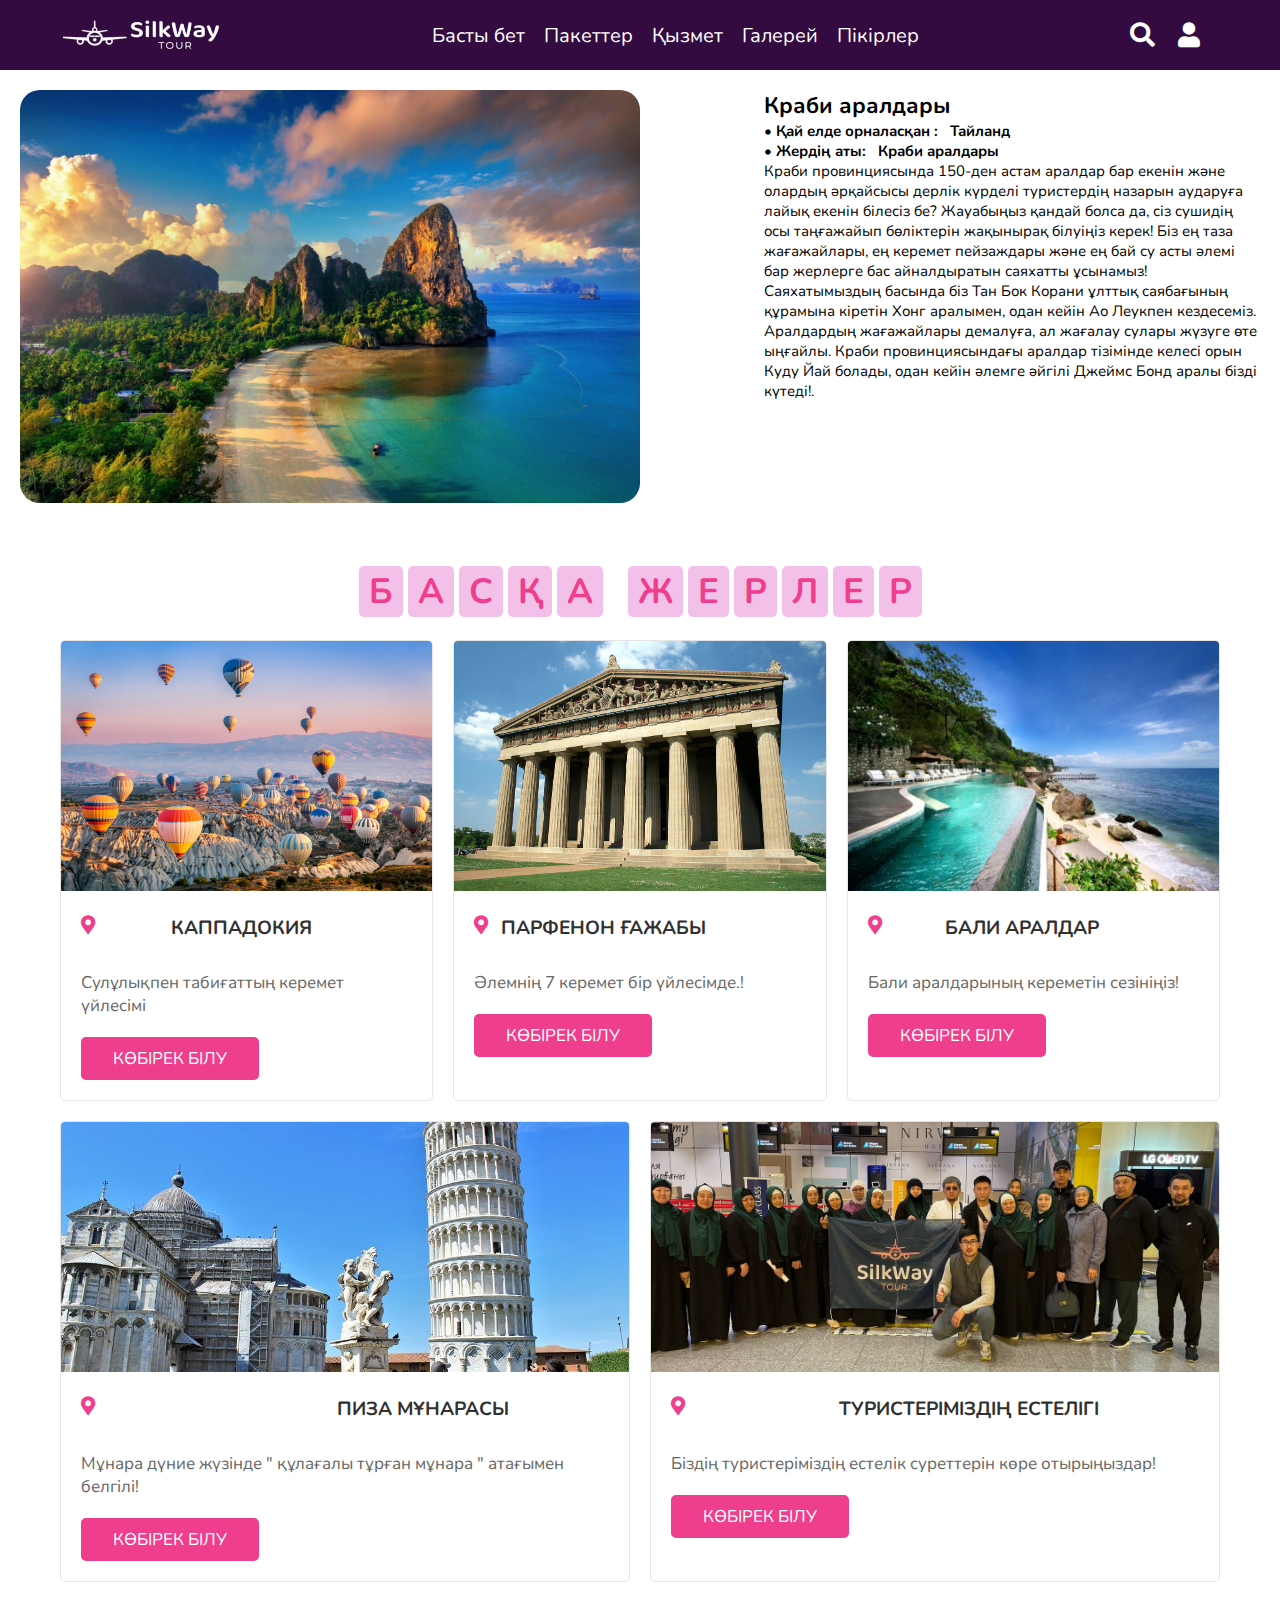
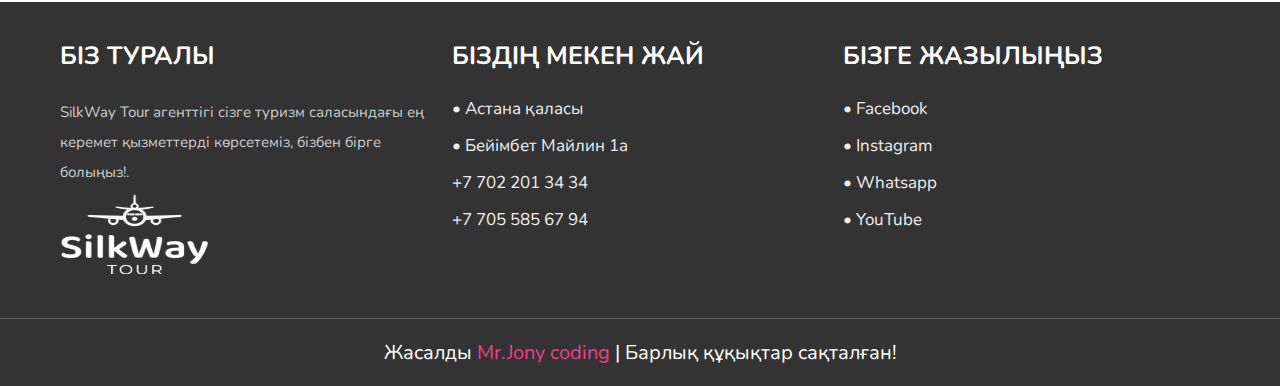
<file: place2.html>
<!DOCTYPE html>
<html lang="en">
<head>
    <meta charset="UTF-8">
    <meta name="viewport" content="width=device-width, initial-scale=1.0">
    <link rel="stylesheet" href="https://unpkg.com/swiper/swiper-bundle.min.css" />

    <!-- font awesome cdn link  -->
    <link rel="stylesheet" href="https://cdnjs.cloudflare.com/ajax/libs/font-awesome/5.15.3/css/all.min.css">
    <link rel="stylesheet" href="css/main.css">
    <link rel="stylesheet" href="css/style.css">
    <title>Gallery</title>
</head>
<body>
    <header>

        <section class="flex">
    
        <div id="menu-bar" class="fas fa-bars"></div>
        
            <img src="images/14.png" alt=""> 
    
        <nav class="navbar">
            <a href="#home">Басты бет</a>
            <!--<a href="#book">Бронь</a>-->
            <a href="#packages">Пакеттер</a>
            <a href="#services">Қызмет</a>
            <a href="#gallery">Галерей</a>
            <a href="#review">Пікірлер</a>
           <!-- <a href="#contact">Байланыс</a> -->
        </nav>
    
        <div class="icons">
            <i class="fas fa-search" id="search-btn"></i>
            <i class="fas fa-user" id="login-btn"></i>
        </div>
    
        <form action="" class="search-bar-container">
            <input type="search" id="search-bar" placeholder="search here...">
            <label for="search-bar" class="fas fa-search"></label>
        </form>
    
        </section>
    
    </header>

    <div class="container">
        <div class="slider-gallery">
            <!-- Placeholder slider content -->
            <img src="images/krabi1.jpeg" alt="Image 1">
            <img src="images/krabi2.jpg" alt="Image 2">
            <img src="images/krabi3.jpg" alt="Image 3">
            <img src="images/krabi4.jpg" alt="Image 4">
        </div>
       
        <div class="information-section">
            <!-- Placeholder information content -->
            <h2 class="qwe">Краби аралдары</h2>
            <p class="text1">• Қай елде орналасқан :&ensp; Тайланд </p>
            <p class="text1">• Жердің аты:&ensp; Краби аралдары </p>
            <p class="text">Краби провинциясында 150-ден астам аралдар бар екенін және олардың әрқайсысы дерлік күрделі туристердің назарын аударуға лайық екенін білесіз бе? Жауабыңыз қандай болса да, сіз сушидің осы таңғажайып бөліктерін жақынырақ білуіңіз керек!
                 Біз ең таза жағажайлары, ең керемет пейзаждары және ең бай су асты әлемі бар жерлерге бас айналдыратын саяхатты ұсынамыз!

                Саяхатымыздың басында біз Тан Бок Корани ұлттық саябағының құрамына кіретін Хонг аралымен, одан кейін Ао Леукпен кездесеміз. Аралдардың жағажайлары демалуға, ал жағалау сулары жүзуге өте ыңғайлы. Краби провинциясындағы аралдар тізімінде келесі орын Куду Йай болады, одан кейін әлемге әйгілі Джеймс Бонд аралы бізді күтеді!.</p>
            
        </div>
    </div>
    <section class="packages" id="packages">

        <h1 class="heading">
            <span>б</span>
            <span>а</span>
            <span>с</span>
            <span>қ</span>
            <span>а</span>
            <span class="space"></span>
            <span>Ж</span>
            <span>Е</span>
            <span>Р</span>
            <span>Л</span>
            <span>Е</span>
            <span>Р</span>
         
        </h1>
        <div class="swiper box-container">
    
            <div class="box">
                <img src="images/cappa1.avif" alt="">
                <div class="content">
                    <h3 class="date"> <i class="fas fa-map-marker-alt"></i> Каппадокия </h3>
                    <p> Сулұлықпен табиғаттың керемет үйлесімі</p>
                    <div>   
                        <a href="gallery.html" class="btn">Көбірек білу </a>
                      </div>
                </div>
            </div>
            
            <div class="box">
                <img src="images/far1.jpg" alt="">
                <div class="content">
                    <h3 class="date"> <i class="fas fa-map-marker-alt"></i> Парфенон ғажабы </h3>
                    <p> Әлемнің 7 керемет бір үйлесімде.!</p>
                    <div>   
                        <a href="place3.html" class="btn">Көбірек білу </a>
                      </div>
                </div>
            </div>
          
            <div class="box">
                <img src="images/bali1.webp" alt="">
                    <div class="content">
                        <h3 class="date"> <i class="fas fa-map-marker-alt"></i>Бали аралдар </h3>
                        <p>  Бали аралдарының кереметін сезініңіз!</p>
                        <div>   
                            <a href="place4.html" class="btn">Көбірек білу </a>
                          </div>
                    </div>
            </div>
    
            <div class="box">
                <img src="images/piza2.jpg" alt="">
                    <div class="content">
                        <h3 class="date"> <i class="fas fa-map-marker-alt"></i> Пиза мұнарасы</h3>
                        <p> Мұнара дүние жүзінде " құлағалы тұрған мұнара " атағымен белгілі!</p>
                        <div>   
                            <a href="place5.html" class="btn">Көбірек білу </a>
                          </div>
                    </div>
            </div>
    
            <div class="box">
                <img src="images/po2.jpg" alt="">         
                    <div class="content">
                        <h3 class="date"> <i class="fas fa-map-marker-alt"></i>Туристеріміздің естелігі </h3>
                        <p> Біздің туристеріміздің естелік суреттерін көре отырыңыздар!</p>
                        <div>   
                            <a href="photo.html" class="btn">Көбірек білу </a>
                          </div>
                    </div>
           </div>
    </div>
        </section>
    <footer class="footer">

        <section class="box-container">
    
            <div class="box">
                <h3>Біз Туралы</h3>  
                <p>SilkWay Tour агенттігі  сізге туризм саласындағы ең керемет қызметтерді көрсетеміз, бізбен бірге болыңыз!.</p>
            <img src="images/1213.png" alt="" width="150" height="80">
            </div>
            <div class="box">
                <h3> Біздің мекен жай</h3>
                <a href="#">• Астана қаласы </a>
                <a href="#">• Бейімбет Майлин 1a </a>
                <a href="#">+7 702 201 34 34</a>
                <a href="#">+7 705 585 67 94</a>
               
            </div>
            <!--<div class="box">
                <h3>Сілтемелер</h3>
                <a href="#">Басты бет</a>
                <a href="#">Бронь</a>
                <a href="#">Пакеттер</a>
                <a href="#">Қызмет</a>
                <a href="#">Галерей</a>
                <a href="#">Пікірлер</a>
                <a href="#">Байланыс</a>
            </div>-->
            <div class="box">
                <h3>Бізге Жазылыңыз</h3>
                <a href="https://web.facebook.com/silkwaytour.kz/">• Facebook</a>
                <a href="https://www.instagram.com/silkwaytour.kz?utm_source=ig_web_button_share_sheet&igsh=OGQ5ZDc2ODk2ZA==">• Instagram</a>
                <a href="https://wa.link/8k0ijr">• Whatsapp</a>
                <a href="#">• YouTube</a>
            </div>
    
        </section>
    
        <h1 class="credit"> Жасалды <span> Mr.Jony coding </span> | Барлық құқықтар сақталған! </h1>
    
    </footer>
    <script src="https://unpkg.com/swiper/swiper-bundle.min.js"></script>
    <script src="js/script.js"></script>
    <script src="js/main.js"></script>
</body>
</html>
</file>
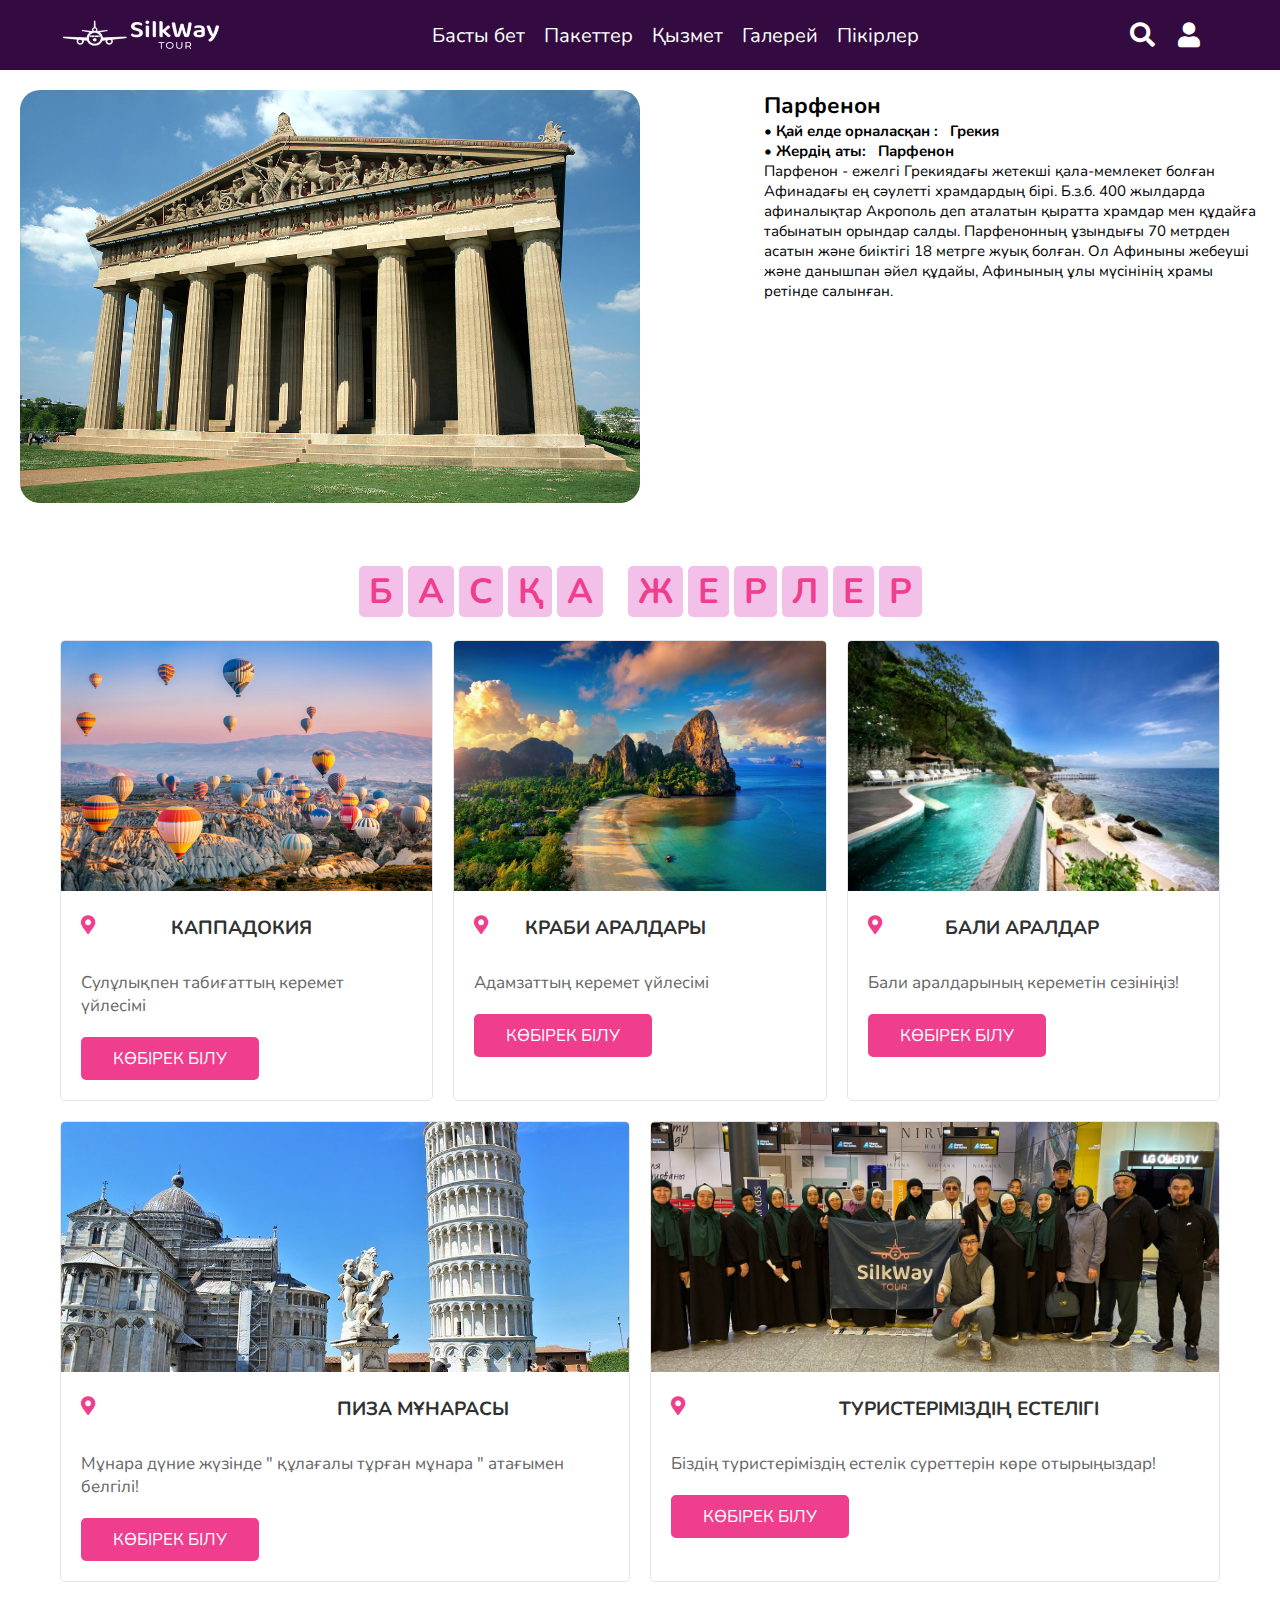
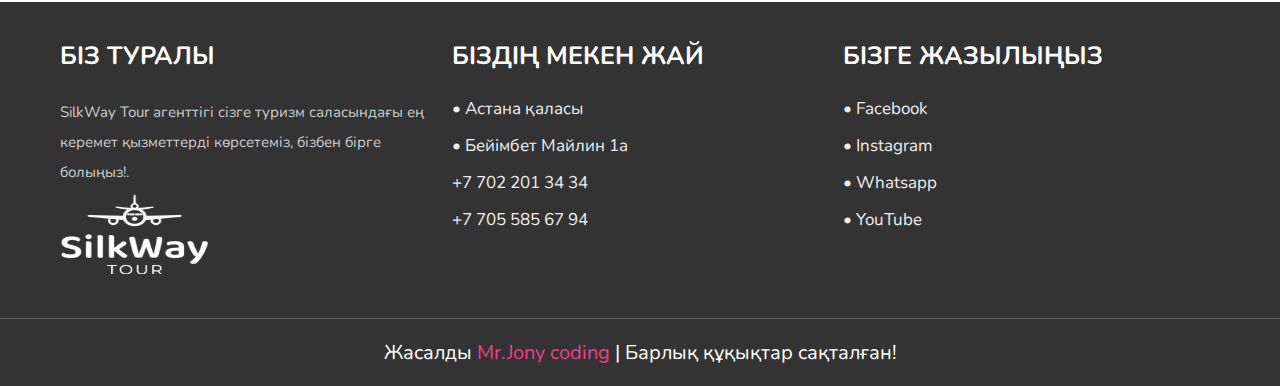
<file: place3.html>
<!DOCTYPE html>
<html lang="en">
<head>
    <meta charset="UTF-8">
    <meta name="viewport" content="width=device-width, initial-scale=1.0">
    <link rel="stylesheet" href="https://unpkg.com/swiper/swiper-bundle.min.css" />

    <!-- font awesome cdn link  -->
    <link rel="stylesheet" href="https://cdnjs.cloudflare.com/ajax/libs/font-awesome/5.15.3/css/all.min.css">
    <link rel="stylesheet" href="css/main.css">
    <link rel="stylesheet" href="css/style.css">
    <title>Gallery</title>
</head>
<body>
    <header>

        <section class="flex">
    
        <div id="menu-bar" class="fas fa-bars"></div>
        
            <img src="images/14.png" alt=""> 
    
        <nav class="navbar">
            <a href="#home">Басты бет</a>
            <!--<a href="#book">Бронь</a>-->
            <a href="#packages">Пакеттер</a>
            <a href="#services">Қызмет</a>
            <a href="#gallery">Галерей</a>
            <a href="#review">Пікірлер</a>
           <!-- <a href="#contact">Байланыс</a> -->
        </nav>
    
        <div class="icons">
            <i class="fas fa-search" id="search-btn"></i>
            <i class="fas fa-user" id="login-btn"></i>
        </div>
    
        <form action="" class="search-bar-container">
            <input type="search" id="search-bar" placeholder="search here...">
            <label for="search-bar" class="fas fa-search"></label>
        </form>
    
        </section>
    
    </header>

    <div class="container">
        <div class="slider-gallery">
            <!-- Placeholder slider content -->
            <img src="images/far1.jpg" alt="Image 1">
            <img src="images/par2.jpg" alt="Image 2">
            <img src="images/par3.jpg" alt="Image 3">
        </div>
       
        <div class="information-section">
            <!-- Placeholder information content -->
            <h2 class="qwe">Парфенон</h2>
            <p class="text1">• Қай елде орналасқан :&ensp; Грекия </p>
            <p class="text1">• Жердің аты:&ensp; Парфенон </p>
            <p class="text">Парфенон - ежелгі Грекиядағы жетекші қала-мемлекет болған Афинадағы ең сәулетті храмдардың бірі. Б.з.б. 400 жылдарда афиналықтар Акрополь деп аталатын қыратта храмдар мен құдайға табынатын орындар салды. Парфенонның ұзындығы 70 метрден асатын және биіктігі 18 метрге жуық болған. Ол Афиныны жебеуші және данышпан әйел құдайы, Афинының ұлы мүсінінің храмы ретінде салынған.</p>
            
        </div>
    </div>
    <section class="packages" id="packages">

        <h1 class="heading">
            <span>б</span>
            <span>а</span>
            <span>с</span>
            <span>қ</span>
            <span>а</span>
            <span class="space"></span>
            <span>Ж</span>
            <span>Е</span>
            <span>Р</span>
            <span>Л</span>
            <span>Е</span>
            <span>Р</span>
         
        </h1>
        <div class="swiper box-container">
    
            <div class="box">
                <img src="images/cappa1.avif" alt="">
                <div class="content">
                    <h3 class="date"> <i class="fas fa-map-marker-alt"></i> Каппадокия </h3>
                    <p> Сулұлықпен табиғаттың керемет үйлесімі</p>
                    <div>   
                        <a href="gallery.html" class="btn">Көбірек білу </a>
                      </div>
                </div>
            </div>
            
            <div  class="box">
                <img  src="images/krabi1.jpeg" alt="">
                <div  class="content">
                    <h3 class="date"> <i class="fas fa-map-marker-alt"></i> Краби аралдары </h3>
                    <p>  Адамзаттың керемет үйлесімі</p>
                    <div>   
                        <a href="place2.html" class="btn">Көбірек білу </a>
                      </div>
                </div>
                
            </div>
            <div class="box">
                <img src="images/bali1.webp" alt="">
                    <div class="content">
                        <h3 class="date"> <i class="fas fa-map-marker-alt"></i>Бали аралдар </h3>
                        <p>  Бали аралдарының кереметін сезініңіз!</p>
                        <div>   
                            <a href="place4.html" class="btn">Көбірек білу </a>
                          </div>
                    </div>
            </div>
    
            <div class="box">
                <img src="images/piza2.jpg" alt="">
                    <div class="content">
                        <h3 class="date"> <i class="fas fa-map-marker-alt"></i> Пиза мұнарасы</h3>
                        <p> Мұнара дүние жүзінде " құлағалы тұрған мұнара " атағымен белгілі!</p>
                        <div>   
                            <a href="place5.html" class="btn">Көбірек білу </a>
                          </div>
                    </div>
            </div>
    
            <div class="box">
                <img src="images/po2.jpg" alt="">         
                    <div class="content">
                        <h3 class="date"> <i class="fas fa-map-marker-alt"></i>Туристеріміздің естелігі </h3>
                        <p> Біздің туристеріміздің естелік суреттерін көре отырыңыздар!</p>
                        <div>   
                            <a href="photo.html" class="btn">Көбірек білу </a>
                          </div>
                    </div>
           </div>
    </div>
        </section>
    <footer class="footer">

        <section class="box-container">
    
            <div class="box">
                <h3>Біз Туралы</h3>  
                <p>SilkWay Tour агенттігі  сізге туризм саласындағы ең керемет қызметтерді көрсетеміз, бізбен бірге болыңыз!.</p>
            <img src="images/1213.png" alt="" width="150" height="80">
            </div>
            <div class="box">
                <h3> Біздің мекен жай</h3>
                <a href="#">• Астана қаласы </a>
                <a href="#">• Бейімбет Майлин 1a </a>
                <a href="#">+7 702 201 34 34</a>
                <a href="#">+7 705 585 67 94</a>
               
            </div>
            <!--<div class="box">
                <h3>Сілтемелер</h3>
                <a href="#">Басты бет</a>
                <a href="#">Бронь</a>
                <a href="#">Пакеттер</a>
                <a href="#">Қызмет</a>
                <a href="#">Галерей</a>
                <a href="#">Пікірлер</a>
                <a href="#">Байланыс</a>
            </div>-->
            <div class="box">
                <h3>Бізге Жазылыңыз</h3>
                <a href="https://web.facebook.com/silkwaytour.kz/">• Facebook</a>
                <a href="https://www.instagram.com/silkwaytour.kz?utm_source=ig_web_button_share_sheet&igsh=OGQ5ZDc2ODk2ZA==">• Instagram</a>
                <a href="https://wa.link/8k0ijr">• Whatsapp</a>
                <a href="#">• YouTube</a>
            </div>
    
        </section>
    
        <h1 class="credit"> Жасалды <span> Mr.Jony coding </span> | Барлық құқықтар сақталған! </h1>
    
    </footer>
    <script src="https://unpkg.com/swiper/swiper-bundle.min.js"></script>
    <script src="js/script.js"></script>
    <script src="js/main.js"></script>
</body>
</html>
</file>
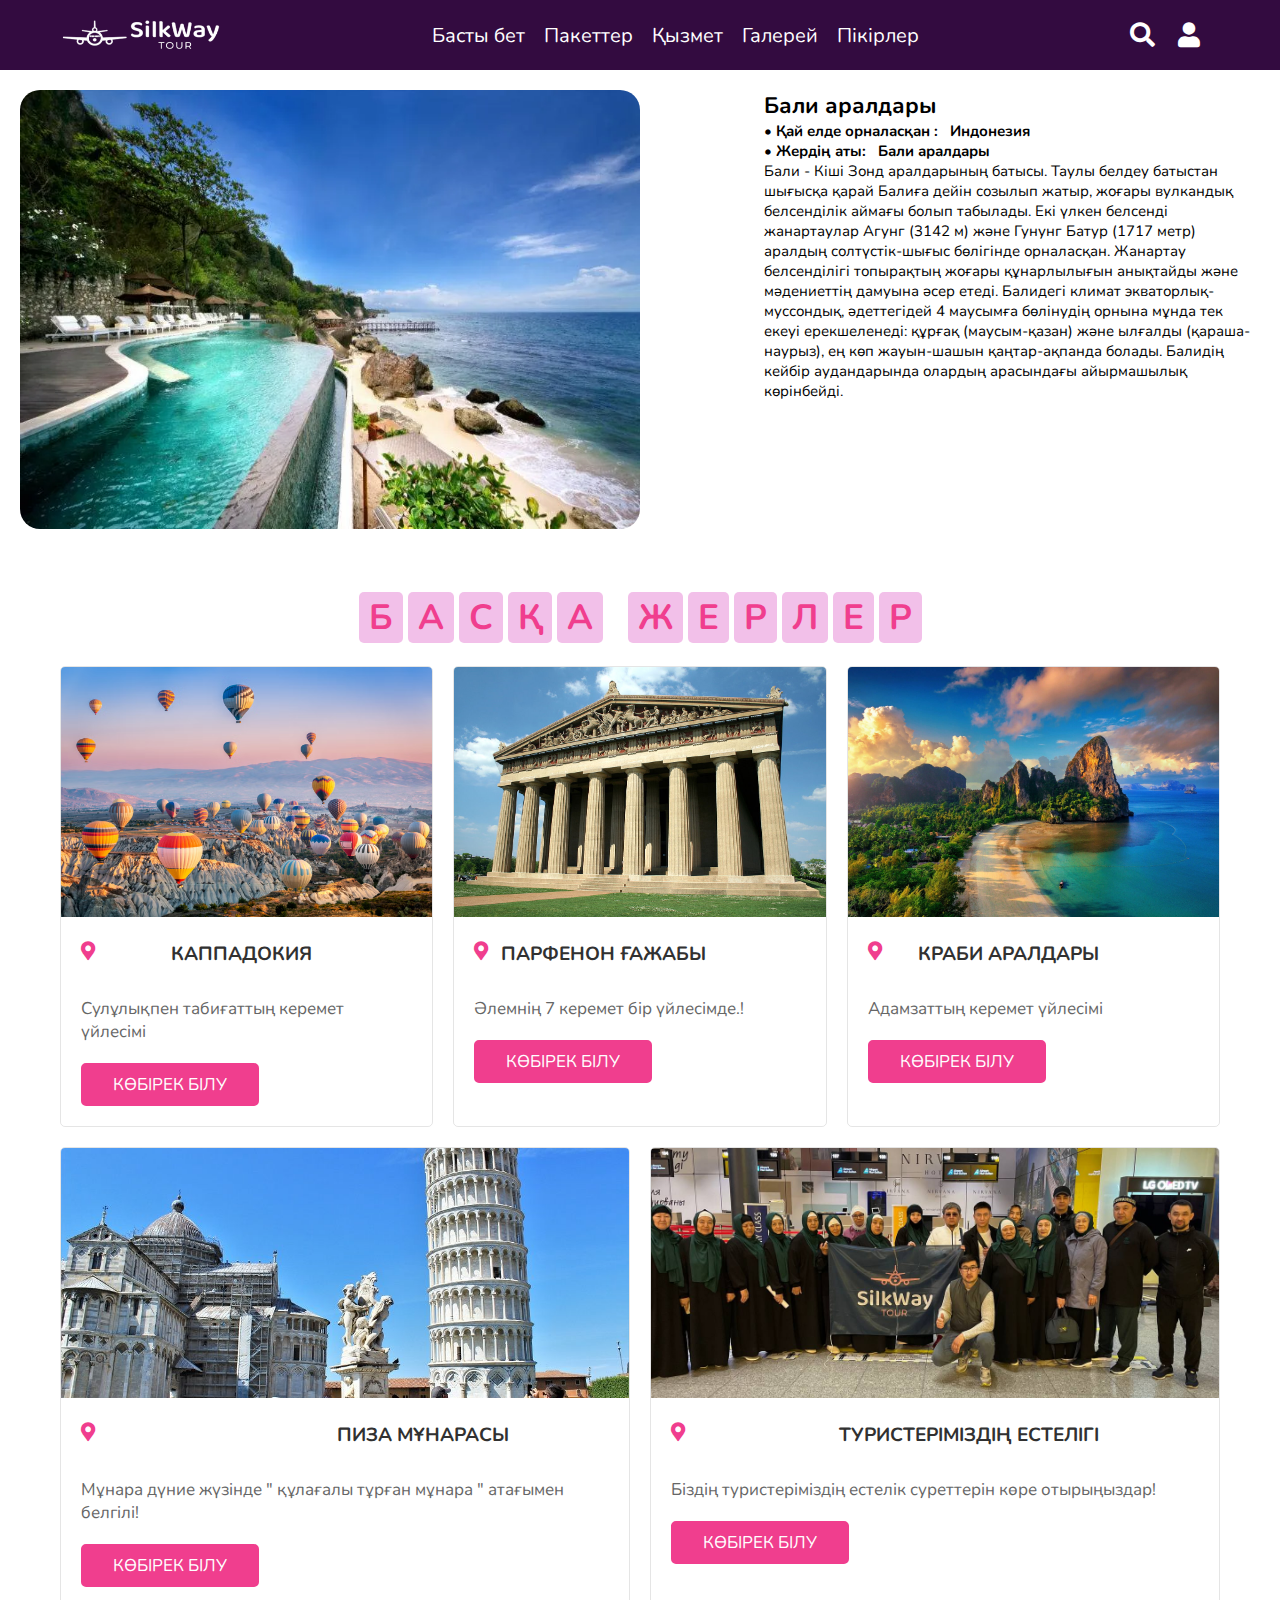
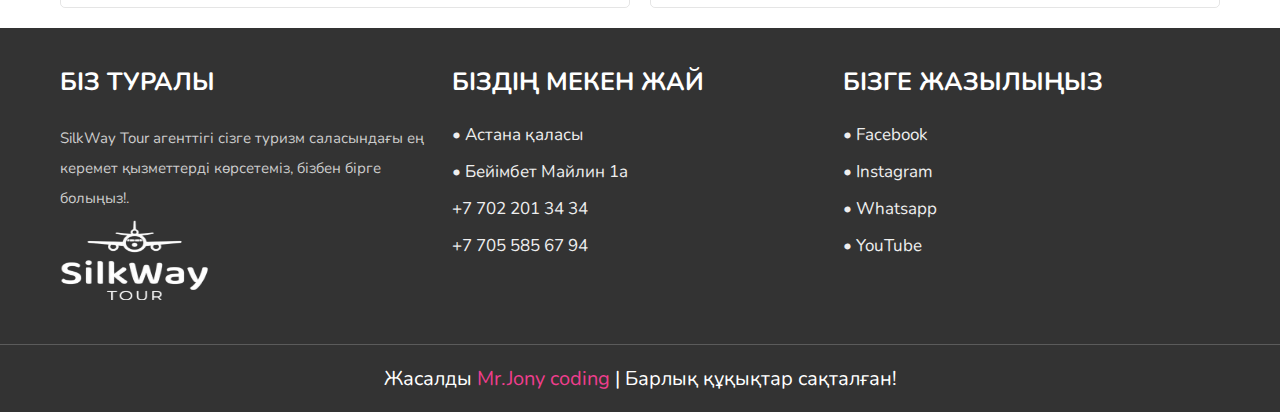
<file: place4.html>
<!DOCTYPE html>
<html lang="en">
<head>
    <meta charset="UTF-8">
    <meta name="viewport" content="width=device-width, initial-scale=1.0">
    <link rel="stylesheet" href="https://unpkg.com/swiper/swiper-bundle.min.css" />

    <!-- font awesome cdn link  -->
    <link rel="stylesheet" href="https://cdnjs.cloudflare.com/ajax/libs/font-awesome/5.15.3/css/all.min.css">
    <link rel="stylesheet" href="css/main.css">
    <link rel="stylesheet" href="css/style.css">
    <title>Gallery</title>
</head>
<body>
    <header>

        <section class="flex">
    
        <div id="menu-bar" class="fas fa-bars"></div>
        
            <img src="images/14.png" alt=""> 
    
        <nav class="navbar">
            <a href="#home">Басты бет</a>
            <!--<a href="#book">Бронь</a>-->
            <a href="#packages">Пакеттер</a>
            <a href="#services">Қызмет</a>
            <a href="#gallery">Галерей</a>
            <a href="#review">Пікірлер</a>
           <!-- <a href="#contact">Байланыс</a> -->
        </nav>
    
        <div class="icons">
            <i class="fas fa-search" id="search-btn"></i>
            <i class="fas fa-user" id="login-btn"></i>
        </div>
    
        <form action="" class="search-bar-container">
            <input type="search" id="search-bar" placeholder="search here...">
            <label for="search-bar" class="fas fa-search"></label>
        </form>
    
        </section>
    
    </header>

    <div class="container">
        <div class="slider-gallery">
            <!-- Placeholder slider content -->
            <img src="images/bali1.webp" alt="Image 1">
            <img src="images/bali2.jpg" alt="Image 2">
            <img src="images/bali3.jpg" alt="Image 3">
            <img src="images/bali4.jpg" alt="Image 4">
        </div>
       
        <div class="information-section">
            <!-- Placeholder information content -->
            <h2 class="qwe">Бали аралдары</h2>
            <p class="text1">• Қай елде орналасқан :&ensp; Индонезия </p>
            <p class="text1">• Жердің аты:&ensp; Бали аралдары </p>
            <p class="text">Бали - Кіші Зонд аралдарының батысы. Таулы белдеу батыстан шығысқа қарай Балиға дейін созылып жатыр, жоғары вулкандық белсенділік аймағы болып табылады. Екі үлкен белсенді жанартаулар Агунг (3142 м) және Гунунг Батур (1717 метр) аралдың солтүстік-шығыс бөлігінде орналасқан. Жанартау белсенділігі топырақтың жоғары құнарлылығын анықтайды және мәдениеттің дамуына әсер етеді.

                Балидегі климат экваторлық-муссондық, әдеттегідей 4 маусымға бөлінудің орнына мұнда тек екеуі ерекшеленеді: құрғақ (маусым-қазан) және ылғалды (қараша-наурыз), ең көп жауын-шашын қаңтар-ақпанда болады. Балидің кейбір аудандарында олардың арасындағы айырмашылық көрінбейді.</p>
        </div>
    </div>
    <section class="packages" id="packages">

        <h1 class="heading">
            <span>б</span>
            <span>а</span>
            <span>с</span>
            <span>қ</span>
            <span>а</span>
            <span class="space"></span>
            <span>Ж</span>
            <span>Е</span>
            <span>Р</span>
            <span>Л</span>
            <span>Е</span>
            <span>Р</span>
         
        </h1>
        <div class="swiper box-container">
    
            <div class="box">
                <img src="images/cappa1.avif" alt="">
                <div class="content">
                    <h3 class="date"> <i class="fas fa-map-marker-alt"></i> Каппадокия </h3>
                    <p> Сулұлықпен табиғаттың керемет үйлесімі</p>
                    <div>   
                        <a href="gallery.html" class="btn">Көбірек білу </a>
                      </div>
                </div>
            </div>
            
            <div class="box">
                <img src="images/far1.jpg" alt="">
                <div class="content">
                    <h3 class="date"> <i class="fas fa-map-marker-alt"></i> Парфенон ғажабы </h3>
                    <p> Әлемнің 7 керемет бір үйлесімде.!</p>
                    <div>   
                        <a href="place3.html" class="btn">Көбірек білу </a>
                      </div>
                </div>
            </div>
          
            <div  class="box">
                <img  src="images/krabi1.jpeg" alt="">
                <div  class="content">
                    <h3 class="date"> <i class="fas fa-map-marker-alt"></i> Краби аралдары </h3>
                    <p>  Адамзаттың керемет үйлесімі</p>
                    <div>   
                        <a href="place2.html" class="btn">Көбірек білу </a>
                      </div>
                </div>
                
            </div>
    
            <div class="box">
                <img src="images/piza2.jpg" alt="">
                    <div class="content">
                        <h3 class="date"> <i class="fas fa-map-marker-alt"></i> Пиза мұнарасы</h3>
                        <p> Мұнара дүние жүзінде " құлағалы тұрған мұнара " атағымен белгілі!</p>
                        <div>   
                            <a href="place5.html" class="btn">Көбірек білу </a>
                          </div>
                    </div>
            </div>
    
            <div class="box">
                <img src="images/po2.jpg" alt="">         
                    <div class="content">
                        <h3 class="date"> <i class="fas fa-map-marker-alt"></i>Туристеріміздің естелігі </h3>
                        <p> Біздің туристеріміздің естелік суреттерін көре отырыңыздар!</p>
                        <div>   
                            <a href="photo.html" class="btn">Көбірек білу </a>
                          </div>
                    </div>
           </div>
    </div>
        </section>
    <footer class="footer">

        <section class="box-container">
    
            <div class="box">
                <h3>Біз Туралы</h3>  
                <p>SilkWay Tour агенттігі  сізге туризм саласындағы ең керемет қызметтерді көрсетеміз, бізбен бірге болыңыз!.</p>
            <img src="images/1213.png" alt="" width="150" height="80">
            </div>
            <div class="box">
                <h3> Біздің мекен жай</h3>
                <a href="#">• Астана қаласы </a>
                <a href="#">• Бейімбет Майлин 1a </a>
                <a href="#">+7 702 201 34 34</a>
                <a href="#">+7 705 585 67 94</a>
               
            </div>
            <!--<div class="box">
                <h3>Сілтемелер</h3>
                <a href="#">Басты бет</a>
                <a href="#">Бронь</a>
                <a href="#">Пакеттер</a>
                <a href="#">Қызмет</a>
                <a href="#">Галерей</a>
                <a href="#">Пікірлер</a>
                <a href="#">Байланыс</a>
            </div>-->
            <div class="box">
                <h3>Бізге Жазылыңыз</h3>
                <a href="https://web.facebook.com/silkwaytour.kz/">• Facebook</a>
                <a href="https://www.instagram.com/silkwaytour.kz?utm_source=ig_web_button_share_sheet&igsh=OGQ5ZDc2ODk2ZA==">• Instagram</a>
                <a href="https://wa.link/8k0ijr">• Whatsapp</a>
                <a href="#">• YouTube</a>
            </div>
    
        </section>
    
        <h1 class="credit"> Жасалды <span> Mr.Jony coding </span> | Барлық құқықтар сақталған! </h1>
    
    </footer>
    <script src="https://unpkg.com/swiper/swiper-bundle.min.js"></script>
    <script src="js/script.js"></script>
    <script src="js/main.js"></script>
</body>
</html>
</file>
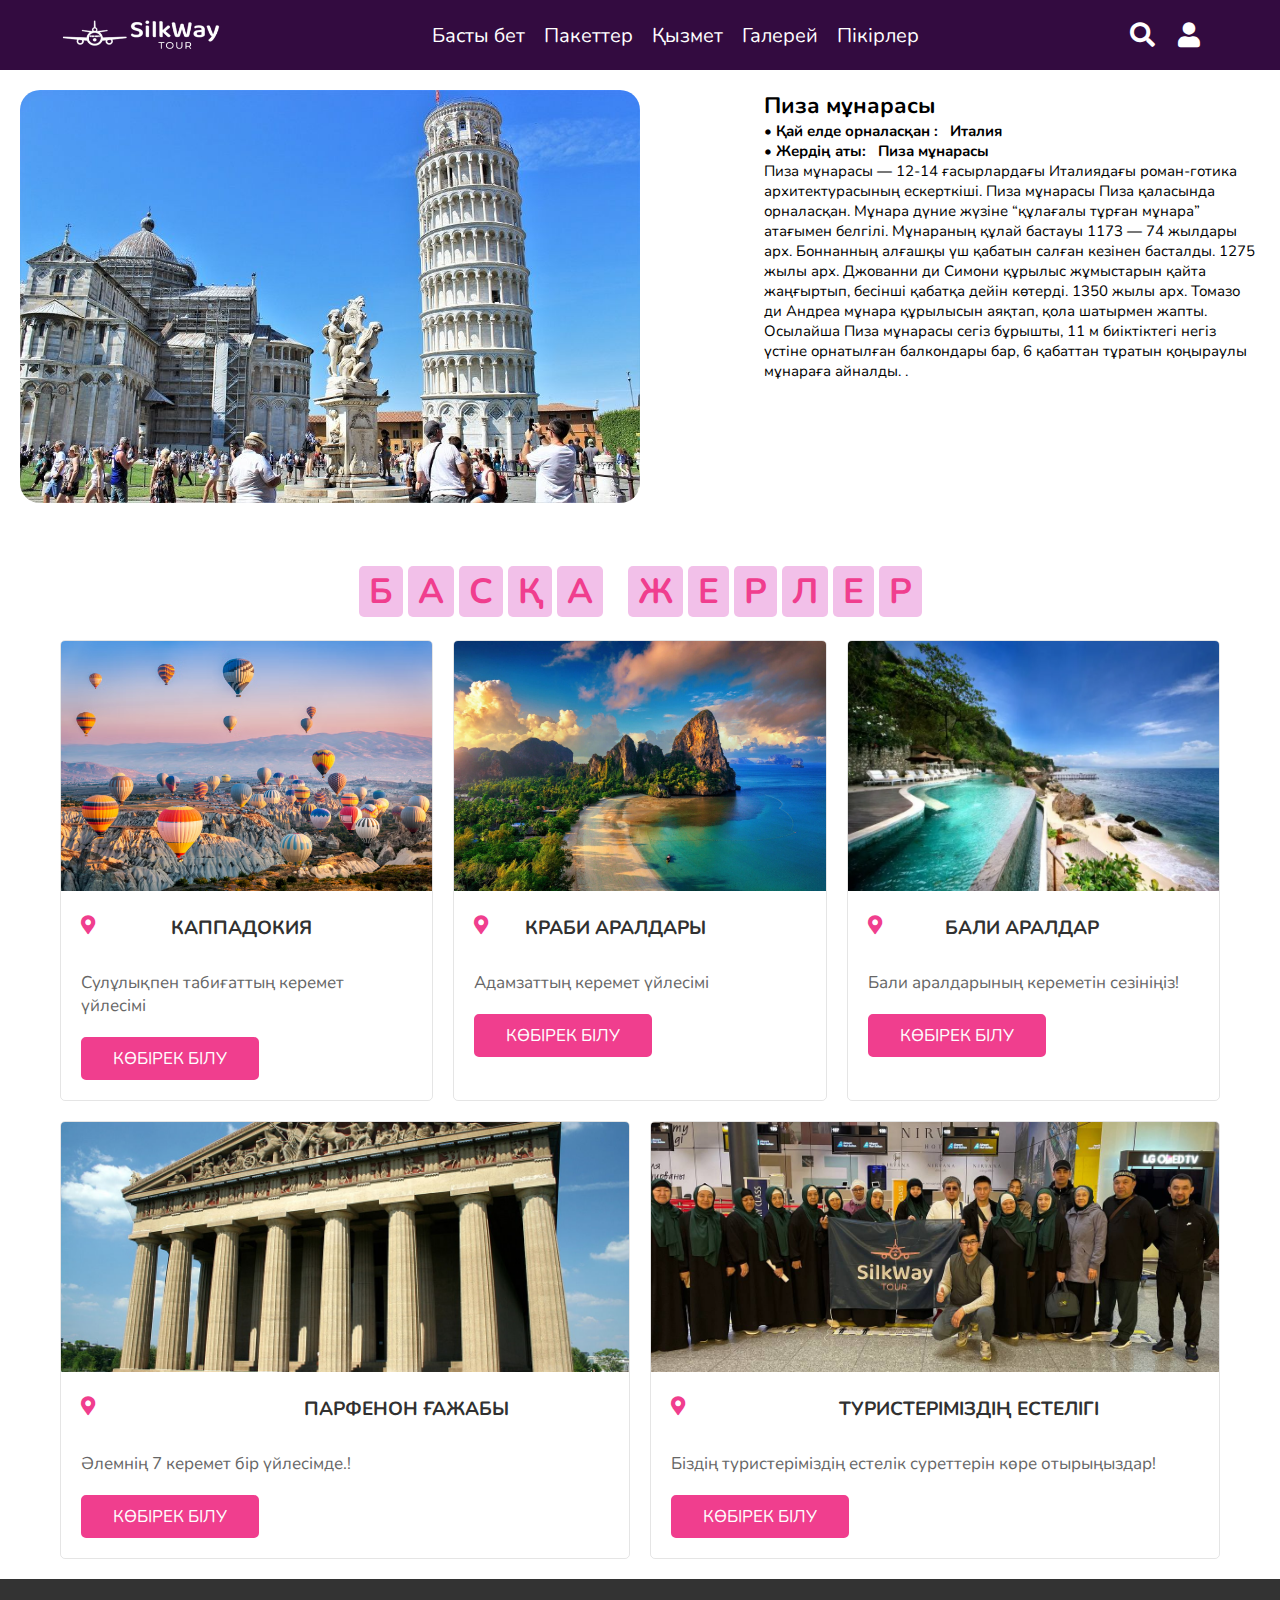
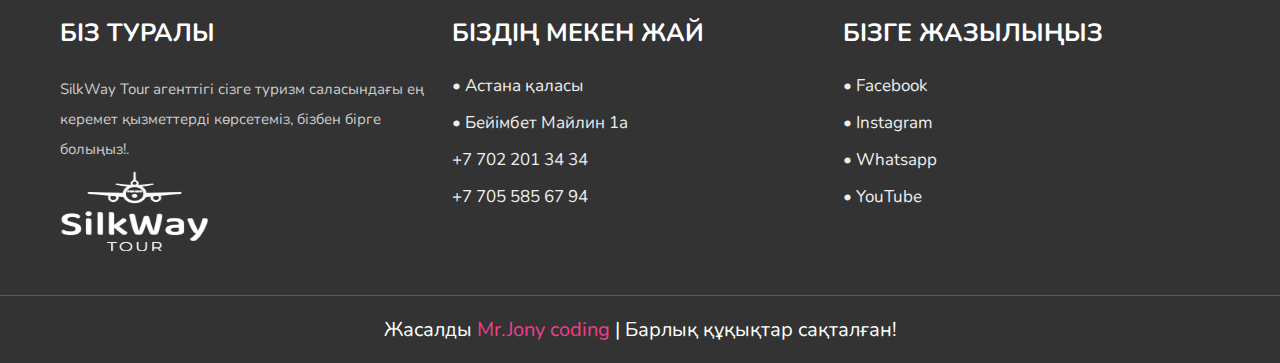
<file: place5.html>
<!DOCTYPE html>
<html lang="en">
<head>
    <meta charset="UTF-8">
    <meta name="viewport" content="width=device-width, initial-scale=1.0">
    <link rel="stylesheet" href="https://unpkg.com/swiper/swiper-bundle.min.css" />

    <!-- font awesome cdn link  -->
    <link rel="stylesheet" href="https://cdnjs.cloudflare.com/ajax/libs/font-awesome/5.15.3/css/all.min.css">
    <link rel="stylesheet" href="css/main.css">
    <link rel="stylesheet" href="css/style.css">
    <title>Gallery</title>
</head>
<body>
    <header>

        <section class="flex">
    
        <div id="menu-bar" class="fas fa-bars"></div>
        
            <img src="images/14.png" alt=""> 
    
        <nav class="navbar">
            <a href="#home">Басты бет</a>
            <!--<a href="#book">Бронь</a>-->
            <a href="#packages">Пакеттер</a>
            <a href="#services">Қызмет</a>
            <a href="#gallery">Галерей</a>
            <a href="#review">Пікірлер</a>
           <!-- <a href="#contact">Байланыс</a> -->
        </nav>
    
        <div class="icons">
            <i class="fas fa-search" id="search-btn"></i>
            <i class="fas fa-user" id="login-btn"></i>
        </div>
    
        <form action="" class="search-bar-container">
            <input type="search" id="search-bar" placeholder="search here...">
            <label for="search-bar" class="fas fa-search"></label>
        </form>
    
        </section>
    
    </header>

    <div class="container">
        <div class="slider-gallery">
            <!-- Placeholder slider content -->
            <img src="images/piza2.jpg" alt="Image 1">
            <img src="images/Piza1.jpg" alt="Image 2">
            <img src="images/g-5.jpg" alt="Image 3">
        </div>
       
        <div class="information-section">
            <!-- Placeholder information content -->
            <h2 class="qwe">Пиза мұнарасы</h2>
            <p class="text1">• Қай елде орналасқан :&ensp; Италия </p>
            <p class="text1">• Жердің аты:&ensp; Пиза мұнарасы </p>
            <p class="text">Пиза мұнарасы — 12-14 ғасырлардағы Италиядағы роман-готика архитектурасының ескерткіші. Пиза мұнарасы Пиза қаласында орналасқан. Мұнара дүние жүзіне “құлағалы тұрған мұнара” атағымен белгілі. Мұнараның құлай бастауы 1173 — 74 жылдары арх. Боннанның алғашқы үш қабатын салған кезінен басталды. 1275 жылы арх. Джованни ди Симони құрылыс жұмыстарын қайта жаңғыртып, бесінші қабатқа дейін көтерді. 1350 жылы арх. Томазо ди Андреа мұнара құрылысын аяқтап, қола шатырмен жапты. Осылайша Пиза мұнарасы сегіз бұрышты, 11 м биіктіктегі негіз үстіне орнатылған балкондары бар, 6 қабаттан тұратын қоңыраулы мұнараға айналды. .</p>
            
        </div>
    </div>
    <section class="packages" id="packages">

        <h1 class="heading">
            <span>б</span>
            <span>а</span>
            <span>с</span>
            <span>қ</span>
            <span>а</span>
            <span class="space"></span>
            <span>Ж</span>
            <span>Е</span>
            <span>Р</span>
            <span>Л</span>
            <span>Е</span>
            <span>Р</span>
         
        </h1>
        <div class="swiper box-container">
    
            <div class="box">
                <img src="images/cappa1.avif" alt="">
                <div class="content">
                    <h3 class="date"> <i class="fas fa-map-marker-alt"></i> Каппадокия </h3>
                    <p> Сулұлықпен табиғаттың керемет үйлесімі</p>
                    <div>   
                        <a href="gallery.html" class="btn">Көбірек білу </a>
                      </div>
                </div>
            </div>
            
            <div  class="box">
                <img  src="images/krabi1.jpeg" alt="">
                <div  class="content">
                    <h3 class="date"> <i class="fas fa-map-marker-alt"></i> Краби аралдары </h3>
                    <p>  Адамзаттың керемет үйлесімі</p>
                    <div>   
                        <a href="place2.html" class="btn">Көбірек білу </a>
                      </div>
                </div>
                
            </div>
            <div class="box">
                <img src="images/bali1.webp" alt="">
                    <div class="content">
                        <h3 class="date"> <i class="fas fa-map-marker-alt"></i>Бали аралдар </h3>
                        <p>  Бали аралдарының кереметін сезініңіз!</p>
                        <div>   
                            <a href="place4.html" class="btn">Көбірек білу </a>
                          </div>
                    </div>
            </div>
    
            <div class="box">
                <img src="images/far1.jpg" alt="">
                <div class="content">
                    <h3 class="date"> <i class="fas fa-map-marker-alt"></i> Парфенон ғажабы </h3>
                    <p> Әлемнің 7 керемет бір үйлесімде.!</p>
                    <div>   
                        <a href="place3.html" class="btn">Көбірек білу </a>
                      </div>
                </div>
            </div>
          
    
            <div class="box">
                <img src="images/po2.jpg" alt="">         
                    <div class="content">
                        <h3 class="date"> <i class="fas fa-map-marker-alt"></i>Туристеріміздің естелігі </h3>
                        <p> Біздің туристеріміздің естелік суреттерін көре отырыңыздар!</p>
                        <div>   
                            <a href="photo.html" class="btn">Көбірек білу </a>
                          </div>
                    </div>
           </div>
    </div>
        </section>
    <footer class="footer">

        <section class="box-container">
    
            <div class="box">
                <h3>Біз Туралы</h3>  
                <p>SilkWay Tour агенттігі  сізге туризм саласындағы ең керемет қызметтерді көрсетеміз, бізбен бірге болыңыз!.</p>
            <img src="images/1213.png" alt="" width="150" height="80">
            </div>
            <div class="box">
                <h3> Біздің мекен жай</h3>
                <a href="#">• Астана қаласы </a>
                <a href="#">• Бейімбет Майлин 1a </a>
                <a href="#">+7 702 201 34 34</a>
                <a href="#">+7 705 585 67 94</a>
               
            </div>
            <!--<div class="box">
                <h3>Сілтемелер</h3>
                <a href="#">Басты бет</a>
                <a href="#">Бронь</a>
                <a href="#">Пакеттер</a>
                <a href="#">Қызмет</a>
                <a href="#">Галерей</a>
                <a href="#">Пікірлер</a>
                <a href="#">Байланыс</a>
            </div>-->
            <div class="box">
                <h3>Бізге Жазылыңыз</h3>
                <a href="https://web.facebook.com/silkwaytour.kz/">• Facebook</a>
                <a href="https://www.instagram.com/silkwaytour.kz?utm_source=ig_web_button_share_sheet&igsh=OGQ5ZDc2ODk2ZA==">• Instagram</a>
                <a href="https://wa.link/8k0ijr">• Whatsapp</a>
                <a href="#">• YouTube</a>
            </div>
    
        </section>
    
        <h1 class="credit"> Жасалды <span> Mr.Jony coding </span> | Барлық құқықтар сақталған! </h1>
    
    </footer>
    <script src="https://unpkg.com/swiper/swiper-bundle.min.js"></script>
    <script src="js/script.js"></script>
    <script src="js/main.js"></script>
</body>
</html>
</file>
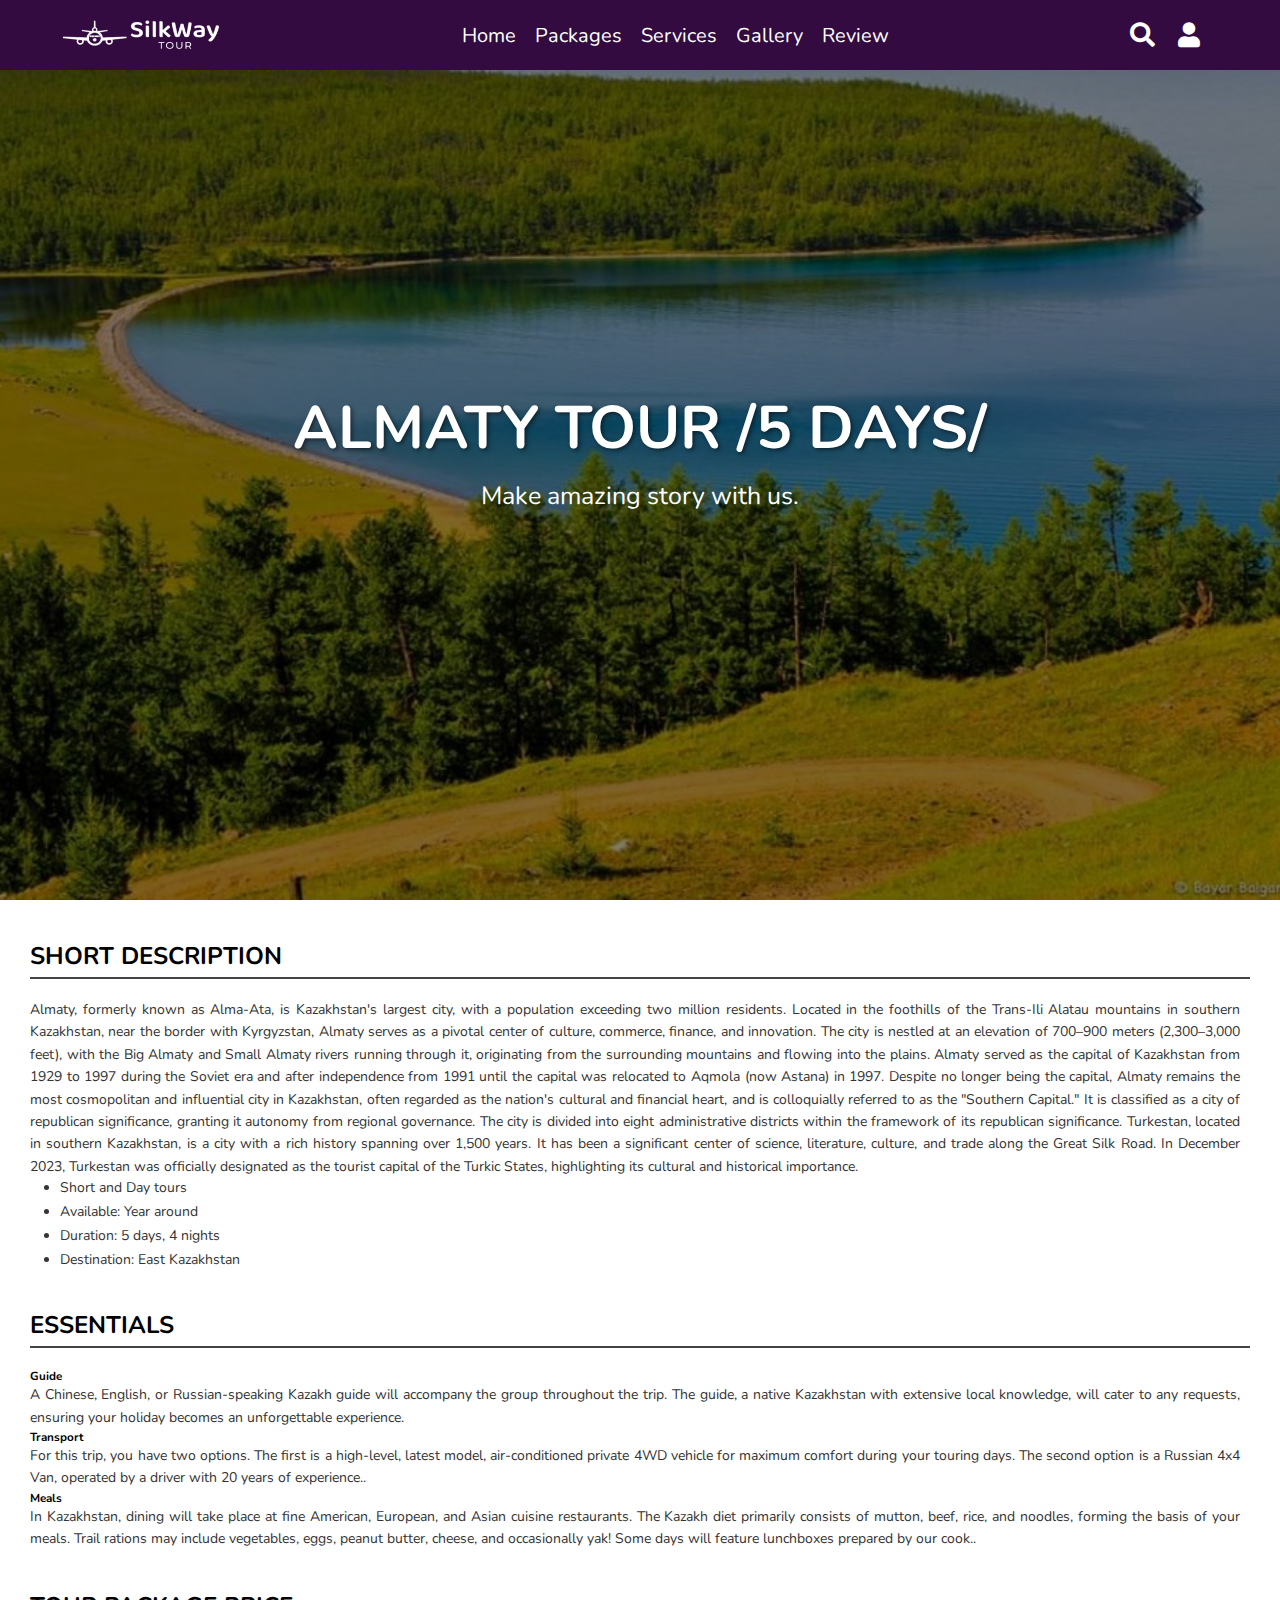
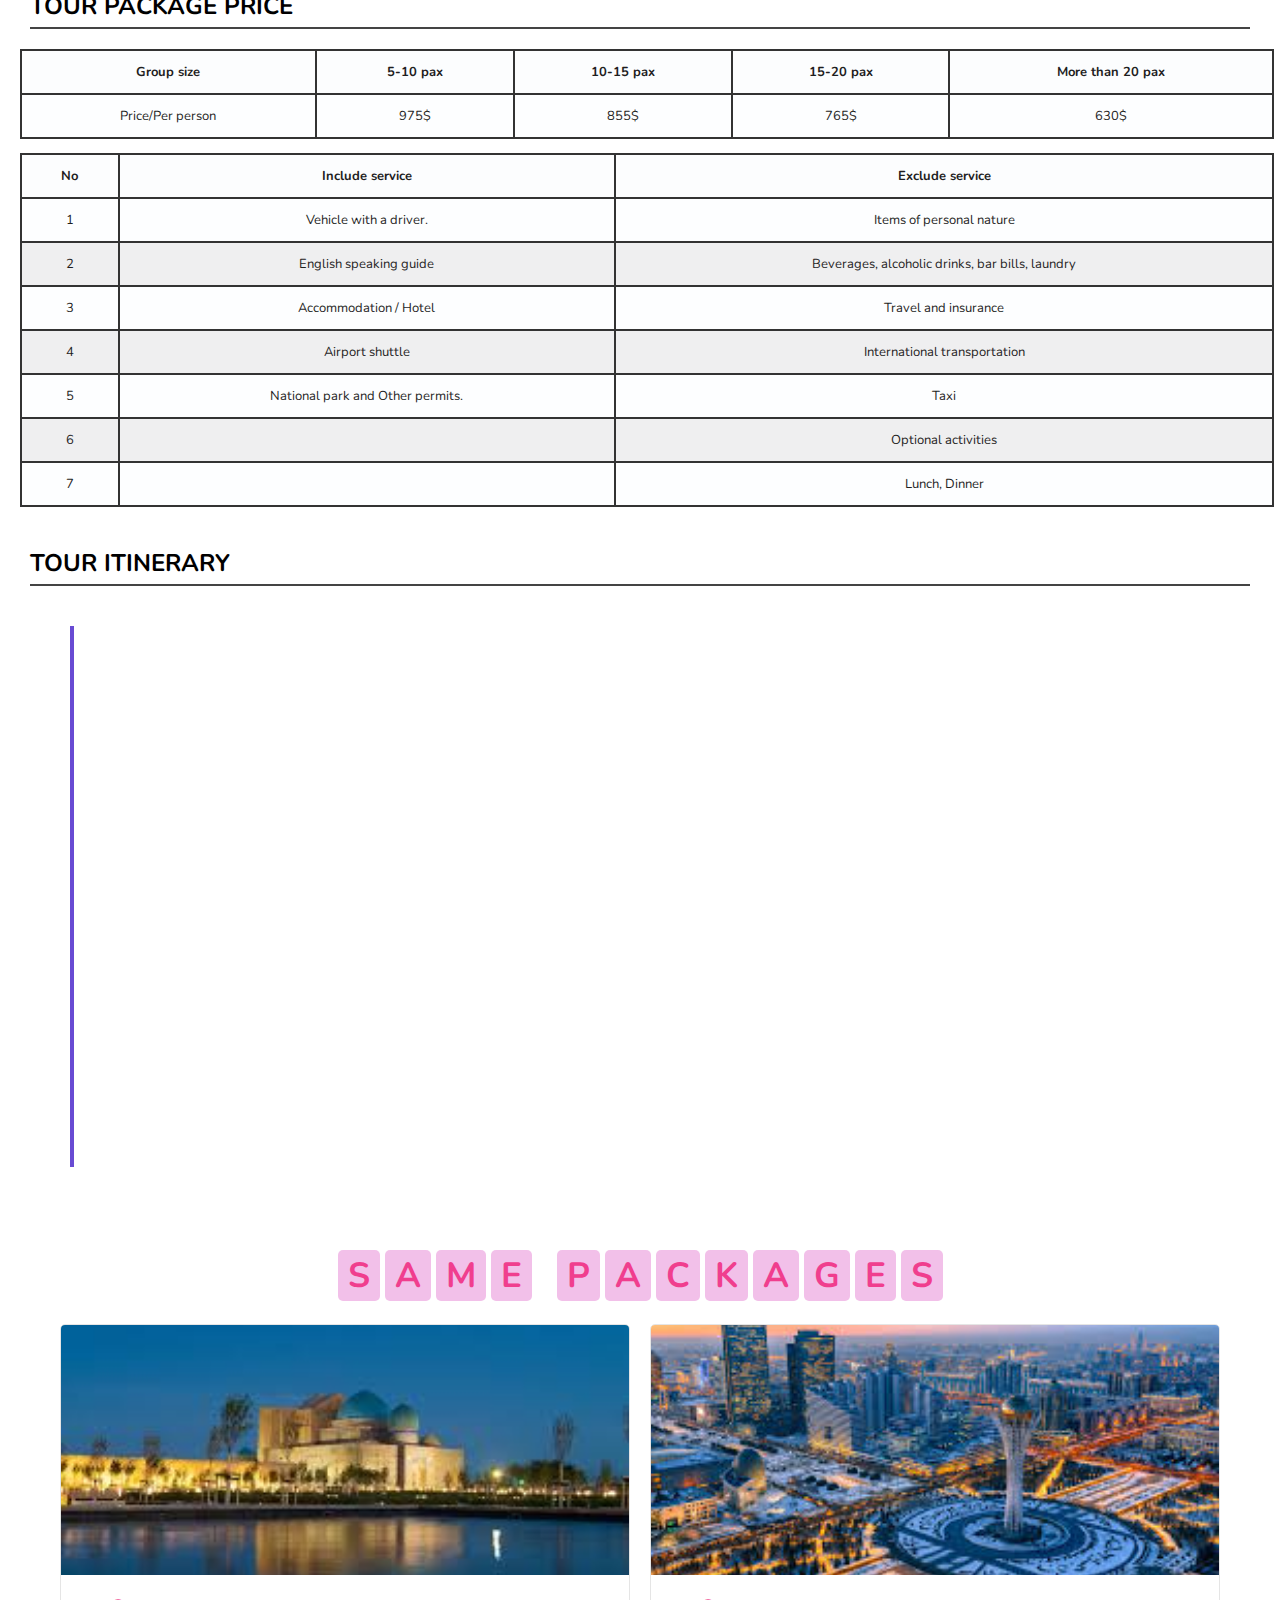
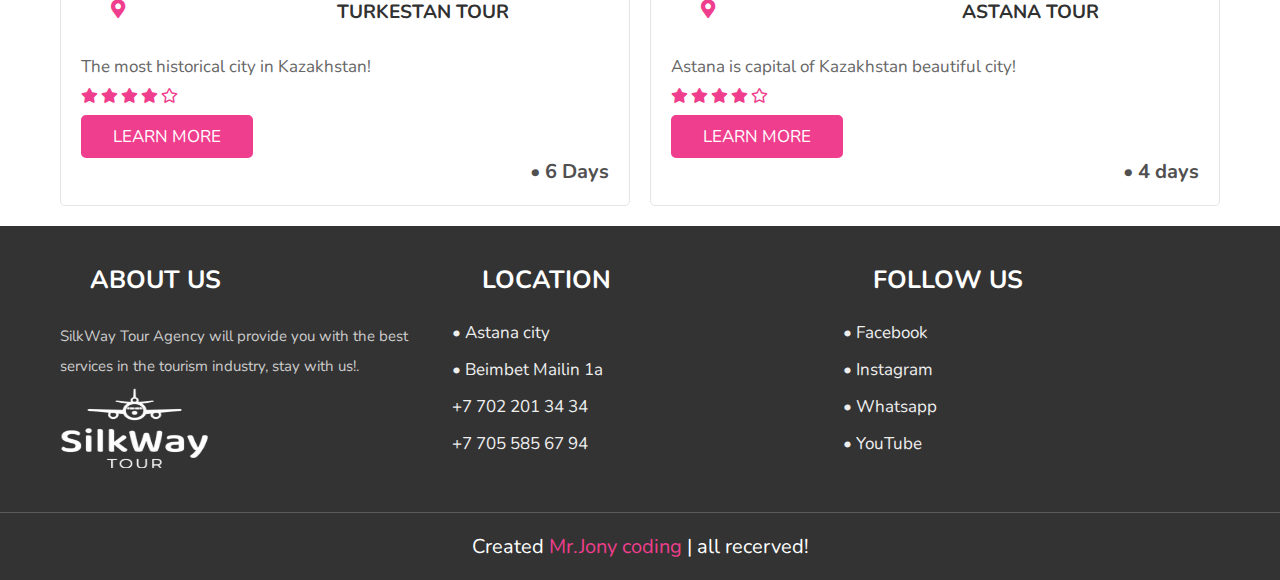
<file: thailand.html>
<!DOCTYPE html>
<html lang="mn">
<head>
    <meta charset="UTF-8">
    <meta name="viewport" content="width=device-width, initial-scale=1.0">
    <link rel="stylesheet" href="https://unpkg.com/swiper/swiper-bundle.min.css" />

    <!-- font awesome cdn link  -->
    <link rel="stylesheet" href="https://cdnjs.cloudflare.com/ajax/libs/font-awesome/5.15.3/css/all.min.css">
    <link rel="stylesheet" href="css/main.css">
    <link rel="stylesheet" href="css/style.css">
    <link rel="stylesheet" href="css/tour.css">
    <title>Турлар</title>
</head>
<body>
    <header>

        <section class="flex">
    
        <div id="menu-bar" class="fas fa-bars"></div>
        
            <img src="images/14.png" alt=""> 
    
        <nav class="navbar">
            <a href="#home">Home</a>
            <!--<a href="#book">Бронь</a>-->
            <a href="#packages">Packages</a>
            <a href="#services">Services</a>
            <a href="#gallery">Gallery</a>
            <a href="#review">Review</a>
           <!-- <a href="#contact">Байланыс</a> -->
        </nav>
    
        <div class="icons">
            <i class="fas fa-search" id="search-btn"></i>
            <i class="fas fa-user" id="login-btn"></i>
        </div>
    
        <form action="" class="search-bar-container">
            <input type="search" id="search-bar" placeholder="search here...">
            <label for="search-bar" class="fas fa-search"></label>
        </form>
    
        </section>
    
    </header>
    
    <!-- header section ends -->
    
    <!-- login form container  -->
    
    <div class="login-form-container">
    
        <i class="fas fa-times" id="form-close"></i>
    
        <form action="">
            <h3>login</h3>
            <input type="email" class="box" placeholder="enter your email">
            <input type="password" class="box" placeholder="enter your password">
            <input type="submit" value="Кіру" class="btn">
            <input type="checkbox" id="remember">
            <label for="remember">remember</label>
            <p>Forget password? <a href="#">Осында бас</a></p>
            <p>Don't have account? <a href="#">Тіркелу</a></p>
        </form>
    
    </div>
    
    <section class="hero">
        <div class="hero-bg"></div> <!-- 📌 Background зураг -->
        <div class="hero-content">
            <h1>Almaty tour /5 days/</h1>
            <p>Make amazing story with us.</p>
        </div>
    </section>
    <div class="title">SHORT DESCRIPTION</div>
    <hr>
    <p class="qwerty">Almaty, formerly known as Alma-Ata, is Kazakhstan's largest city, with a population exceeding two million residents. Located in the foothills of the Trans-Ili Alatau mountains in southern Kazakhstan, near the border with Kyrgyzstan, Almaty serves as a pivotal center of culture, commerce, finance, and innovation. The city is nestled at an elevation of 700–900 meters (2,300–3,000 feet), with the Big Almaty and Small Almaty rivers running through it, originating from the surrounding mountains and flowing into the plains. Almaty served as the capital of Kazakhstan from 1929 to 1997 during the Soviet era and after independence from 1991 until the capital was relocated to Aqmola (now Astana) in 1997. Despite no longer being the capital, Almaty remains the most cosmopolitan and influential city in Kazakhstan,
         often regarded as the nation's cultural and financial heart, 
         and is colloquially referred to as the "Southern Capital." 
         It is classified as a city of republican significance, granting it 
         autonomy from regional governance. The city is divided into eight administrative districts
          within the framework of its republican significance.
          Turkestan, located in southern Kazakhstan, is a city with a rich history spanning over 1,500 years. It has been a significant center of science, literature, culture, and trade along the Great Silk Road. In December 2023, Turkestan was officially designated as the tourist capital of the Turkic States,
           highlighting its cultural and historical importance.
    <ul> 
        <li>Short and Day tours</li>
        <li>Available: Year around</li>
        <li>Duration: 5 days, 4 nights</li>
        <li>Destination: East Kazakhstan</li> 
    </ul>
        </p>
    <div class="title">ESSENTIALS</div>
    <hr>
    <h3>Guide</h3>
    <p class="qwerty">A Chinese, English, or Russian-speaking Kazakh guide will accompany the group throughout the trip. The guide, a native Kazakhstan with extensive local knowledge, will cater to any requests, ensuring your holiday becomes an unforgettable experience.</p>
    <h3>Transport</h3>
    <p class="qwerty">For this trip, you have two options. The first is a high-level, latest model, air-conditioned private 4WD vehicle for maximum comfort during your touring days. The second option is a Russian 4x4 Van, operated by a driver with 20 years of experience..</p>  
    <h3>Meals</h3>
    <p class="qwerty">In Kazakhstan, dining will take place at fine American, European, and Asian cuisine restaurants. The Kazakh diet primarily consists of mutton, beef, rice, and noodles, forming the basis of your meals. Trail rations may include vegetables, eggs, peanut butter, cheese, and occasionally yak! Some days will feature lunchboxes prepared by our cook..</p>
   
    <div class="title">TOUR PACKAGE PRICE</div>
   <hr>
    <table>
        <tr>
            <th>Group size</th>
            <th>5-10 pax</th>
            <th>10-15 pax</th>
            <th>15-20 pax</th>
            <th>More than 20 pax</th>
        </tr>
        <tr>
            <td>Price/Per person</td>
            <td>975$</td>
            <td>855$</td>
            <td>765$</td>
            <td>630$</td>
        </tr>
    </table>

    <br>

    <table>
        <tr>
            <th>No</th>
            <th>Include service</th>
            <th>Exclude service</th>
           <!--<th>Include service of Meals</th>--> 
        </tr>
        <tr>
            <td>1</td>
            <td>Vehicle with a driver.</td>
            <td>Items of personal nature</td>
           <!--<td>Breakfast, Lunch, Dinner</td>--> 
        </tr>
        <tr>
            <td>2</td>
            <td>English speaking guide</td>
            <td>Beverages, alcoholic drinks, bar bills, laundry</td>
           <!--<td>Per day 3 bottle water for per person /1.5 liter/</td>--> 
        </tr>
        <tr>
            <td>3</td>
            <td>Accommodation / Hotel</td>
            <td>Travel and insurance</td>
        <!--<td>One time Mongolian traditional food /lamb with vegetables/</td> -->
        </tr>
        <tr>
            <td>4</td>
            <td>Airport shuttle</td>
            <td>International transportation</td>
           <!--<td></td>--> 
        </tr>
        <tr>
            <td>5</td>
            <td>National park and Other permits.</td>
            <td>Taxi</td>
           <!--<td></td>--> 
        </tr>
        <tr>
            <td>6</td>
            <td></td>
            <td>Optional activities</td>
           <!--<td></td>--> 
        </tr>
        <tr>
            <td>7</td>
            <td></td>
            <td>Lunch, Dinner</td>
           <!--<td></td>--> 
        </tr>
      <!--<tr>
            <td>8</td>
            <td></td>
            <td></td>
            <td></td>
        </tr>--> 
    </table>
    <div class="title">TOUR ITINERARY</div>
    <hr>
    <div class="timeline">
        <div class="itinerary">
            <!-- Өдөр 1 -->
            <div class="day-card">
                <div class="circle">
                    <img src="/images/yurt.png" alt="Логотип" class="logo">
                </div>
                <div class="triangle"></div>
                <div class="day-image slideshow-container">
                    <div class="mySlides1">
                        <img src="images/alma-1.jpg" alt="Өдөр 1 - Зураг 1">
                    </div>
                    <div class="mySlides1">
                        <img src="images/alma-2.jpg" alt="Өдөр 1 - Зураг 2">
                    </div>
                    <div class="mySlides1">
                        <img src="images/alma-3.jpg" alt="Өдөр 1 - Зураг 3">
                    </div>
                    <div class="mySlides1">
                        <img src="images/alma-4.jpg" alt="Өдөр 1 - Зураг 4">
                    </div>
                    <div class="mySlides1">
                        <img src="images/alma-5.jpg" alt="Өдөр 1 - Зураг 5">
                    </div>
                </div>
                <div class="day-content">
                    <div class="day-number">Day 1 - Almaty city</div>
                    <p class="day-highlight">✓ Wonderful city ✓  we will travel beautiful places in this city</p>
                    <p>An altitude of 3,100 meters is set as the highest point for entry into
                        the Guinness Book of records. And Chimbulak is
                        located at an altitude of 3,200 meters above sea
                        level. Therefore, he set a Guinness record as the highest Night ski slope in
                        the world.</p>
                </div>
            </div>
    
            <!-- Өдөр 2 -->
            <div class="day-card">
                    <div class="circle"><img src="/images/eagle.png" alt="Логотип" class="logo"></div>
                    <div class="triangle"></div>
                    <div class="day-image slideshow-container">
                        <div class="mySlides2">
                            <img src="images/turk-1.jpg" alt="Өдөр 1 - Зураг 1">
                        </div>
                        <div class="mySlides2">
                            <img src="images/turk-2.jpg" alt="Өдөр 1 - Зураг 2">
                        </div>
                        <div class="mySlides2">
                            <img src="images/turk-4.jpg" alt="Өдөр 1 - Зураг 3">
                        </div>
                        <div class="mySlides2">
                            <img src="images/turk-3.jpg" alt="Өдөр 1 - Зураг 4">
                        </div>
                        <div class="mySlides2">
                            <img src="images/turk-5.jpg" alt="Өдөр 1 - Зураг 5">
                        </div>
                    </div>
                <div class="day-content">
                    <div class="day-number">Day 2 - Turkestan city</div>
                    <p class="day-highlight">✓ The most historical city in Kazakstan </p>
                    <p>Turkestan – in ancienttimes it was called Shaugar
                        ancient city located along the Great Silk Road, in the middle ofthe Karatau and Syr
                        rivers. In those days, caravans with bells, lined up like cranes, came to the city from both the West and the Eest.</p>
                </div>
            </div>
    
            <!-- Өдөр 3 
            <div class="day-card">  
                  <div class="circle"><img src="/images/yurt.png" alt="Логотип" class="logo"></div>
                <div class="triangle"></div>
                <div class="day-image slideshow-container">
                    <div class="mySlides3">
                        <img src="images/ho-1.jpg" alt="Өдөр 1 - Зураг 1">
                    </div>
                    <div class="mySlides3">
                        <img src="images/cappa1.avif" alt="Өдөр 1 - Зураг 2">
                    </div>
                    <div class="mySlides3">
                        <img src="images/bali2.jpg" alt="Өдөр 1 - Зураг 3">
                    </div>
                    <div class="mySlides3">
                        <img src="images/bali1.webp" alt="Өдөр 1 - Зураг 4">
                    </div>
                    <div class="mySlides3">
                        <img src="images/bali4.jpg" alt="Өдөр 1 - Зураг 5">
                    </div>
                </div>
                <div class="day-content">
                    <div class="day-number">Day 3 </div>
                    <h3>Мөсөн баярын оргил үе</h3>
                    <p class="day-highlight">✓ Загас барилт ✓ Галт тэрэгний уралдаан</p>
                    <p>Мөсөн дээрх гол үйл явдлуудыг ажиглах. Мөсөн гүүрэн дээр галт тэрэгний уралдаан, загас барих уралдаанууд. Оройн үндэсний урлагийн тоглолт.</p>
                </div>
            </div>
    
            <div class="day-card">  
                  <div class="circle"><img src="/images/yurt.png" alt="Логотип" class="logo"></div>
                <div class="triangle"></div>
                <div class="day-image slideshow-container">
                    <div class="mySlides4">
                        <img src="images/ho-1.jpg" alt="Өдөр 1 - Зураг 1">
                    </div>
                    <div class="mySlides4">
                        <img src="images/cappa1.avif" alt="Өдөр 1 - Зураг 2">
                    </div>
                    <div class="mySlides4">
                        <img src="images/bali2.jpg" alt="Өдөр 1 - Зураг 3">
                    </div>
                    <div class="mySlides4">
                        <img src="images/bali1.webp" alt="Өдөр 1 - Зураг 4">
                    </div>
                    <div class="mySlides4">
                        <img src="images/bali4.jpg" alt="Өдөр 1 - Зураг 5">
                    </div>
                </div>
                <div class="day-content">
                    <div class="day-number">Өдөр 4</div>
                    <h3>Хөвсгөлийн байгаль</h3>
                    <p class="day-highlight">✓ Мориор аялал ✓ Цасан шувуу ажиглах</p>
                    <p>Мориор Хөвсгөл нуурын мөсөн гадаргууг тойрох аялал. Цасан шувуу болон ойн амьтдыг ажиглах. Оройн майхан дээр амралт.</p>
                </div>
            </div>
    
           
            <div class="day-card">   
                  <div class="circle"><img src="/images/yurt.png" alt="Логотип" class="logo"></div>
                <div class="triangle"></div>
                <div class="day-image slideshow-container">
                    <div class="mySlides5">
                        <img src="images/ho-1.jpg" alt="Өдөр 1 - Зураг 1">
                    </div>
                    <div class="mySlides5">
                        <img src="images/cappa1.avif" alt="Өдөр 1 - Зураг 2">
                    </div>
                    <div class="mySlides5">
                        <img src="images/bali2.jpg" alt="Өдөр 1 - Зураг 3">
                    </div>
                    <div class="mySlides5">
                        <img src="images/bali1.webp" alt="Өдөр 1 - Зураг 4">
                    </div>
                    <div class="mySlides5">
                        <img src="images/bali4.jpg" alt="Өдөр 1 - Зураг 5">
                    </div>
                </div>
                <div class="day-content">
                    <div class="day-number">Өдөр 5</div>
                    <h3>Мөрөн - Улаанбаатар</h3>
                    <p class="day-highlight">✓ Дурсгалын худалдаа ✓ Буцах нислэг</p>
                    <p>Өглөөний цайны дараа орон нутгийн дурсгалын зүйлс худалдаж авах. Үдээс хойш нислэгээр Улаанбаатар хот руу буцах.</p>
                </div>
            </div> -->
        </div>
    </div>
    <section class="packages" id="packages">

        <h1 class="heading">
            <span>S</span>
            <span>a</span>
            <span>m</span>
            <span>e</span>
            <span class="space"></span>
            <span>p</span>
            <span>a</span>
            <span>c</span>
            <span>k</span>
            <span>a</span>
            <span>g</span>
            <span>e</span>
            <span>s</span>
        </h1>
        <div class="swiper box-container">
    
            <div class="box">
                <img src="images/turk-3.jpg" alt="">
                <div class="content">
                    <h3 class="date"> <i class="fas fa-map-marker-alt"></i> Turkestan tour</h3>
                    <p>The most historical city in Kazakhstan!</p>
                    <div class="stars">
                        <i class="fas fa-star"></i>
                        <i class="fas fa-star"></i>
                        <i class="fas fa-star"></i>
                        <i class="fas fa-star"></i>
                        <i class="far fa-star"></i>
                    </div>
                    <div>   
                        <a href="hawai.html" class="btn">Learn more </a>
                        <h3 class="person">• 6 Days</h3>
                      </div>
                </div>
            </div>
    
            <div class="box">
                <img src="images/astan-1.jpg" alt="">
                <div class="content">
                    <h3 class="date"> <i class="fas fa-map-marker-alt"></i> Astana tour  </h3>
                    <p>Astana is capital of Kazakhstan beautiful city!</p>
                    <div class="stars">
                        <i class="fas fa-star"></i>
                        <i class="fas fa-star"></i>
                        <i class="fas fa-star"></i>
                        <i class="fas fa-star"></i>
                        <i class="far fa-star"></i>
                    </div>
                    <div>   
                          <a href="thailand.html" class="btn">Learn more </a>
                          <h3 class="person">• 4 days</h3>
                        </div>
               
                </div>

            </section>

    <script>
        // Scroll анимаци
        const observer = new IntersectionObserver((entries) => {
            entries.forEach(entry => {
                if(entry.isIntersecting) {
                    entry.target.classList.add('visible');
                }
            });
        }, { threshold: 0.1 });

        document.querySelectorAll('.day-card').forEach((card) => {
            observer.observe(card);
        });

        // Хөвсгөл нуурын параллакс эффект
        window.addEventListener('scroll', () => {
            const scrolled = window.pageYOffset;
            document.querySelector('.hero').style.backgroundPositionY = `${scrolled * 0.5}px`;
        });
    </script>
   <!-- footer section  -->

<footer class="footer">

    <section class="box-container">

        <div class="box">
            <h3>About us</h3>  
            <p>SilkWay Tour Agency will provide you with the best services in the tourism industry, stay with us!.</p>
        <img src="images/1213.png" alt="" width="150" height="80">
        </div>
        <div class="box">
            <h3> Location</h3>
            <a href="#">• Astana city </a>
            <a href="#">• Beimbet Mailin 1a </a>
            <a href="#">+7 702 201 34 34</a>
            <a href="#">+7 705 585 67 94</a>
           
        </div>
        <!--<div class="box">
            <h3>Сілтемелер</h3>
            <a href="#">Басты бет</a>
            <a href="#">Бронь</a>
            <a href="#">Пакеттер</a>
            <a href="#">Қызмет</a>
            <a href="#">Галерей</a>
            <a href="#">Пікірлер</a>
            <a href="#">Байланыс</a>
        </div>-->
        <div class="box">
            <h3>Follow us</h3>
            <a href="https://web.facebook.com/silkwaytour.kz/">• Facebook</a>
            <a href="https://www.instagram.com/silkwaytour.kz?utm_source=ig_web_button_share_sheet&igsh=OGQ5ZDc2ODk2ZA==">• Instagram</a>
            <a href="https://wa.link/8k0ijr">• Whatsapp</a>
            <a href="#">• YouTube</a>
        </div>

    </section>

    <h1 class="credit"> Created <span> Mr.Jony coding </span> | all recerved! </h1>

</footer>

    <script src="https://unpkg.com/swiper/swiper-bundle.min.js"></script>
    <script src="js/script.js"></script>
    <script src="js/main.js"></script>
</body>
</html>
</file>
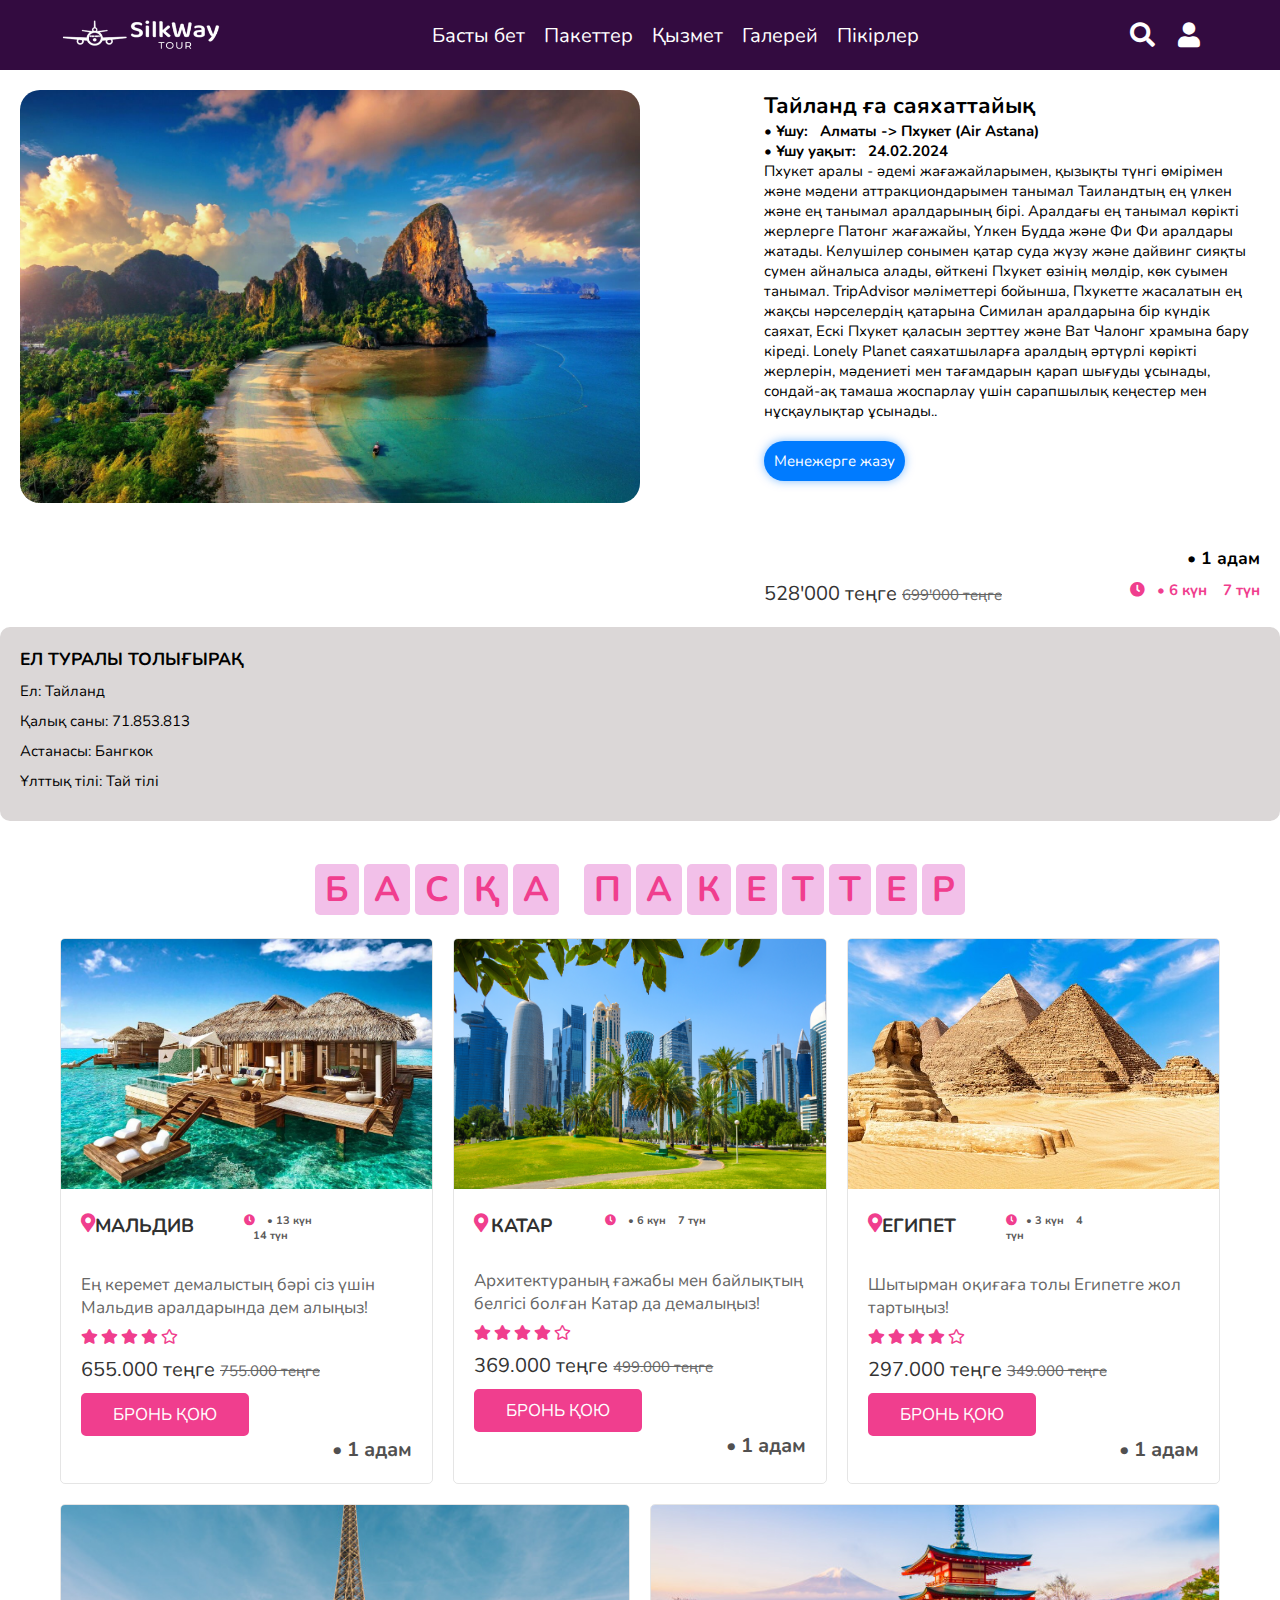
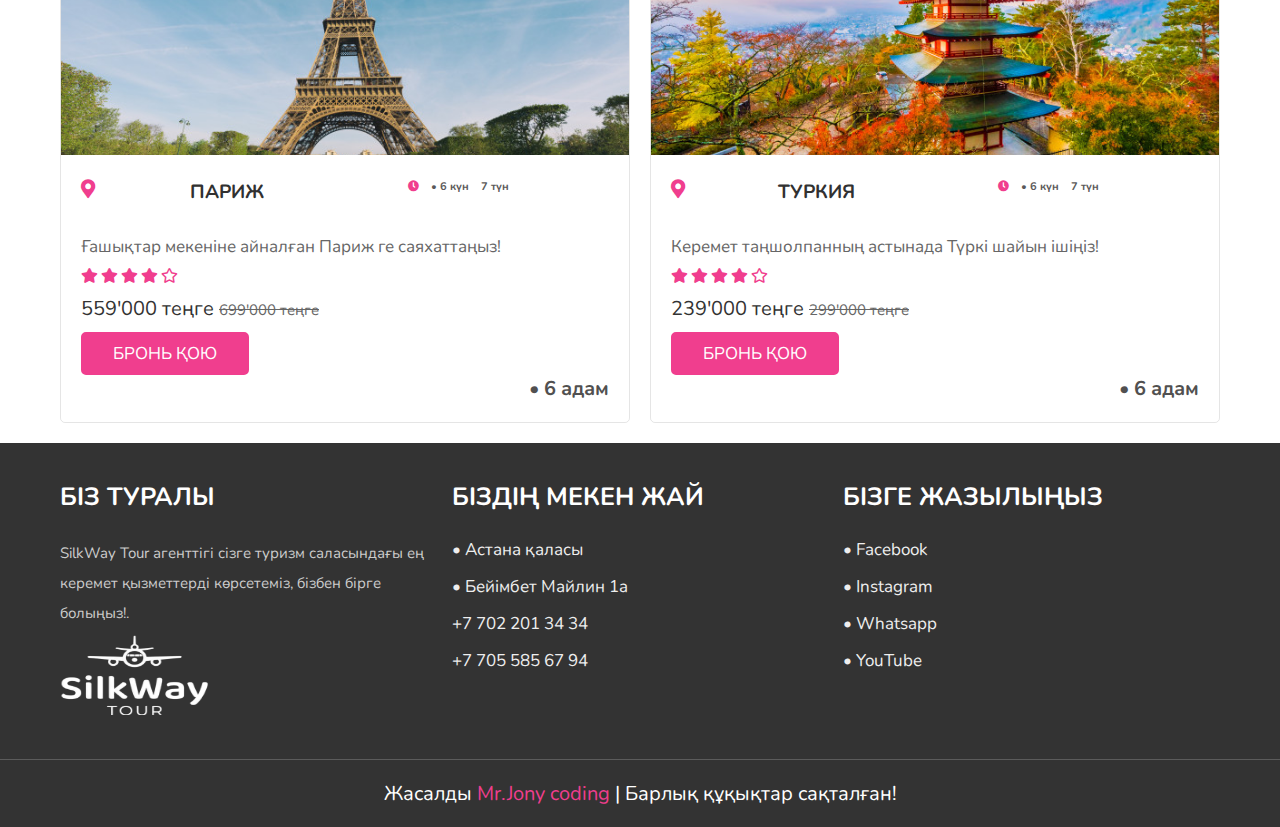
<file: turk.html>
<!DOCTYPE html>
<html lang="en">
<head>
    <meta charset="UTF-8">
    <meta name="viewport" content="width=device-width, initial-scale=1.0">
    <link rel="stylesheet" href="https://unpkg.com/swiper/swiper-bundle.min.css" />

    <!-- font awesome cdn link  -->
    <link rel="stylesheet" href="https://cdnjs.cloudflare.com/ajax/libs/font-awesome/5.15.3/css/all.min.css">
    <link rel="stylesheet" href="css/main.css">
    <link rel="stylesheet" href="css/style.css">
    <title>Турлар</title>
</head>
<body>
    <header>

        <section class="flex">
    
        <div id="menu-bar" class="fas fa-bars"></div>
        
            <img src="images/14.png" alt=""> 
    
        <nav class="navbar">
            <a href="#home">Басты бет</a>
            <!--<a href="#book">Бронь</a>-->
            <a href="#packages">Пакеттер</a>
            <a href="#services">Қызмет</a>
            <a href="#gallery">Галерей</a>
            <a href="#review">Пікірлер</a>
           <!-- <a href="#contact">Байланыс</a> -->
        </nav>
    
        <div class="icons">
            <i class="fas fa-search" id="search-btn"></i>
            <i class="fas fa-user" id="login-btn"></i>
        </div>
    
        <form action="" class="search-bar-container">
            <input type="search" id="search-bar" placeholder="search here...">
            <label for="search-bar" class="fas fa-search"></label>
        </form>
    
        </section>
    
    </header>

   <div class="container">
        <div class="slider-gallery">
            <!-- Placeholder slider content -->
            <img src="images/krabi1.jpeg" alt="Image 1">
            <img src="images/krabi2.jpg" alt="Image 2">
            <img src="images/krabi3.jpg" alt="Image 3">
        </div>
       
        <div class="information-section">
            <!-- Placeholder information content -->
            <h2 class="qwe">Тайланд ға саяхаттайық</h2>
            <p class="text1">• Ұшу:&ensp; Алматы -> Пхукет (Air Astana) </p>
            <p class="text1">• Ұшу уақыт:&ensp; 24.02.2024 </p>
            <!--<p class="text1">• Қонақ үй:&ensp; Dubai Rixos Marina </p>-->
            <p class="text">Пхукет аралы - әдемі жағажайларымен, қызықты түнгі өмірімен және мәдени аттракциондарымен танымал Таиландтың ең үлкен және ең танымал аралдарының бірі. Аралдағы ең танымал көрікті жерлерге Патонг жағажайы, Үлкен Будда және Фи Фи аралдары жатады. Келушілер сонымен қатар суда жүзу және дайвинг сияқты сумен айналыса алады, өйткені Пхукет өзінің мөлдір, көк суымен танымал.

                TripAdvisor мәліметтері бойынша, Пхукетте жасалатын ең жақсы нәрселердің қатарына Симилан аралдарына бір күндік саяхат, Ескі Пхукет қаласын зерттеу және Ват Чалонг храмына бару кіреді. Lonely Planet саяхатшыларға аралдың әртүрлі көрікті жерлерін, мәдениеті мен тағамдарын қарап шығуды ұсынады, сондай-ақ тамаша жоспарлау үшін сарапшылық кеңестер мен нұсқаулықтар ұсынады..</p>
            <a class="action-button" href="https://wa.link/8k0ijr"> Менежерге жазу</a>
            <h3 class="person">• 1 адам</h3>
            <div class="price"> 
                <a>528'000 теңге <span>699'000 теңге</span> </a>
                <h3 class="day">  <i class="fas -regular fa-clock fa-bounce"></i> &ensp;• 6 күн &ensp; 7 түн </h3>
             </div>
        </div>
    </div>

    <div class="country-details">
        <!-- Placeholder country details content -->
        <h3 class="el">Ел туралы толығырақ</h3>
        <p class="erle">Ел: Тайланд</p>
        <p class="erle">Қалық саны: 71.853.813</p>
        <p class="erle">Астанасы: Бангкок</p>
        <p class="erle">Ұлттық тілі: Тай тілі</p>
        <!-- Add more details as needed -->
    </div>
    <section class="packages" id="packages">

        <h1 class="heading">
            <span>б</span>
            <span>а</span>
            <span>с</span>
            <span>қ</span>
            <span>а</span>
            <span class="space"></span>
            <span>п</span>
            <span>a</span>
            <span>к</span>
            <span>е</span>
            <span>т</span>
            <span>т</span>
            <span>e</span>
            <span>р</span>
        </h1>
        <div class="swiper box-container">
    
            <div class="box">
                <img src="images/m-1.jpg" alt="">
                <div class="content">
                    <h3 class="date"> <i class="fas fa-map-marker-alt"></i> Мальдив <span> <i class="fas -regular fa-clock fa-bounce"></i> &ensp; • 13 күн &ensp; 14 түн</span> </h3>
                    <p> Ең керемет демалыстың бәрі сіз үшін Мальдив аралдарында дем алыңыз!</p>
                    <div class="stars">
                        <i class="fas fa-star"></i>
                        <i class="fas fa-star"></i>
                        <i class="fas fa-star"></i>
                        <i class="fas fa-star"></i>
                        <i class="far fa-star"></i>
                       
                    </div>
                    <div class="price"> 655.000 теңге <span>755.000 теңге</span> </div>
                    <div>   
                        <a href="maldive.html" class="btn">бронь қою </a>
                        <h3 class="person">• 1 адам</h3>
                      </div>
                </div>
            </div>
            <div class="box">
                <img src="images/Q-4.jpg" alt="">
                <div class="content">
                    <h3 class="date"> <i class="fas fa-map-marker-alt"></i> Катар <span> <i class="fas -regular fa-clock fa-bounce"></i> &ensp;  • 6 күн &ensp; 7 түн</span> </h3>
                    <p>Архитектураның ғажабы мен байлықтың белгісі болған Катар да демалыңыз!</p>
                    <div class="stars">
                        <i class="fas fa-star"></i>
                        <i class="fas fa-star"></i>
                        <i class="fas fa-star"></i>
                        <i class="fas fa-star"></i>
                        <i class="far fa-star"></i>
                    </div>
                    <div class="price"> 369.000 теңге <span>499.000 теңге</span> </div>
                    <div>   
                          <a href="thailand.html" class="btn">бронь қою </a>
                          <h3 class="person">• 1 адам</h3>
                        </div>
               
                </div>
            </div>
    
            <div class="box">
                <img src="images/M-2.jpg" alt="">
                <div class="content">
                    <h3 class="date"> <i class="fas fa-map-marker-alt"></i> Египет <span> <i class="fas -regular fa-clock fa-bounce"></i>&ensp; • 3 күн &ensp; 4 түн</span></h3>
                    <p>Шытырман оқиғаға толы  Египетге жол тартыңыз!</p>
                    <div class="stars">
                        <i class="fas fa-star"></i>
                        <i class="fas fa-star"></i>
                        <i class="fas fa-star"></i>
                        <i class="fas fa-star"></i>
                        <i class="far fa-star"></i>
                    </div>
                    <div class="price"> 297.000 теңге <span>349.000 теңге</span> </div>
                    <div>   
                        <a href="hawai.html" class="btn">бронь қою </a>
                        <h3 class="person">• 1 адам</h3>
                      </div>
                </div>
            </div>
    
    
            <div class="box">
                <img src="images/p-4.jpg" alt="">
                <div class="content">
                    <h3 class="date"> <i class="fas fa-map-marker-alt"></i> Париж <span> <i class="fas -regular fa-clock fa-bounce"></i> &ensp;  • 6 күн &ensp; 7 түн</span></h3>
                    <p> Ғашықтар мекеніне айналған Париж ге саяхаттаңыз!</p>
                    <div class="stars">
                        <i class="fas fa-star"></i>
                        <i class="fas fa-star"></i>
                        <i class="fas fa-star"></i>
                        <i class="fas fa-star"></i>
                        <i class="far fa-star"> </i>
                    </div>
                    <div class="price"> 559'000 теңге <span>699'000 теңге</span> </div>
                    <div>   
                        <a href="thailand.html" class="btn">бронь қою </a>
                        <h3 class="person">• 6 адам</h3>
                      </div>
                </div>
            </div>
    
            <div class="box">
                <img src="images/p-5.jpg" alt="">
                <div class="content">
                    <h3 class="date"> <i class="fas fa-map-marker-alt"></i> Туркия  <span> <i class="fas -regular fa-clock fa-bounce"></i> &ensp;  • 6 күн &ensp; 7 түн</span></h3>
                    <p>Керемет таңшолпанның астынада Түркі шайын ішіңіз!</p>
                    <div class="stars">
                        <i class="fas fa-star"></i>
                        <i class="fas fa-star"></i>
                        <i class="fas fa-star"></i>
                        <i class="fas fa-star"></i>
                        <i class="far fa-star"></i>
                    </div>
                    <div class="price"> 239'000 теңге  <span> 299'000 теңге</span> </div>
                    <div>   
                        <a href="thailand.html" class="btn">бронь қою </a>
                        <h3 class="person">• 6 адам</h3>
                      </div>
                </div>
            </div>
            </section>
    <footer class="footer">

        <section class="box-container">
    
            <div class="box">
                <h3>Біз Туралы</h3>  
                <p>SilkWay Tour агенттігі  сізге туризм саласындағы ең керемет қызметтерді көрсетеміз, бізбен бірге болыңыз!.</p>
            <img src="images/1213.png" alt="" width="150" height="80">
            </div>
            <div class="box">
                <h3> Біздің мекен жай</h3>
                <a href="#">• Астана қаласы </a>
                <a href="#">• Бейімбет Майлин 1a </a>
                <a href="#">+7 702 201 34 34</a>
                <a href="#">+7 705 585 67 94</a>
               
            </div>
            <!--<div class="box">
                <h3>Сілтемелер</h3>
                <a href="#">Басты бет</a>
                <a href="#">Бронь</a>
                <a href="#">Пакеттер</a>
                <a href="#">Қызмет</a>
                <a href="#">Галерей</a>
                <a href="#">Пікірлер</a>
                <a href="#">Байланыс</a>
            </div>-->
            <div class="box">
                <h3>Бізге Жазылыңыз</h3>
                <a href="https://web.facebook.com/silkwaytour.kz/">• Facebook</a>
                <a href="https://www.instagram.com/silkwaytour.kz?utm_source=ig_web_button_share_sheet&igsh=OGQ5ZDc2ODk2ZA==">• Instagram</a>
                <a href="https://wa.link/8k0ijr">• Whatsapp</a>
                <a href="#">• YouTube</a>
            </div>
    
        </section>
    
        <h1 class="credit"> Жасалды <span> Mr.Jony coding </span> | Барлық құқықтар сақталған! </h1>
    
    </footer>
    <script src="https://unpkg.com/swiper/swiper-bundle.min.js"></script>
    <script src="js/main.js"></script>
</body>
</html>
</file>
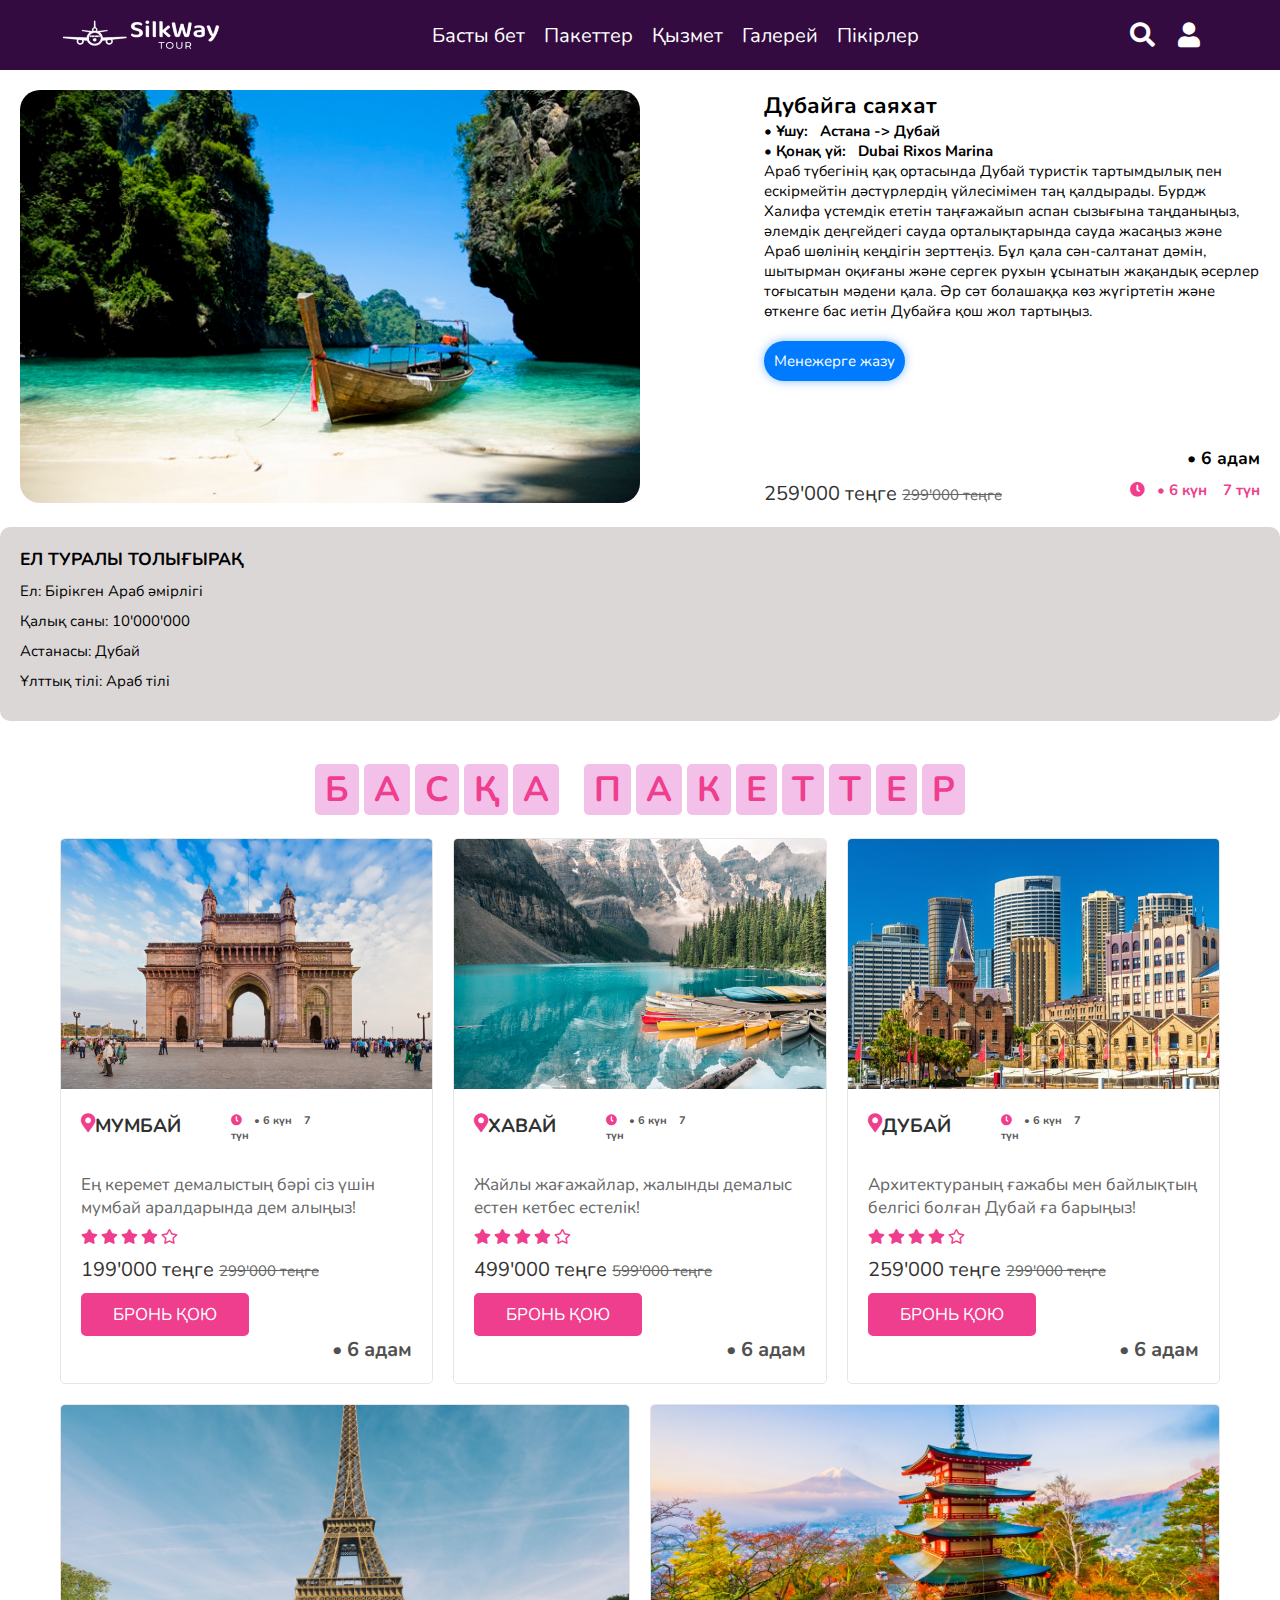
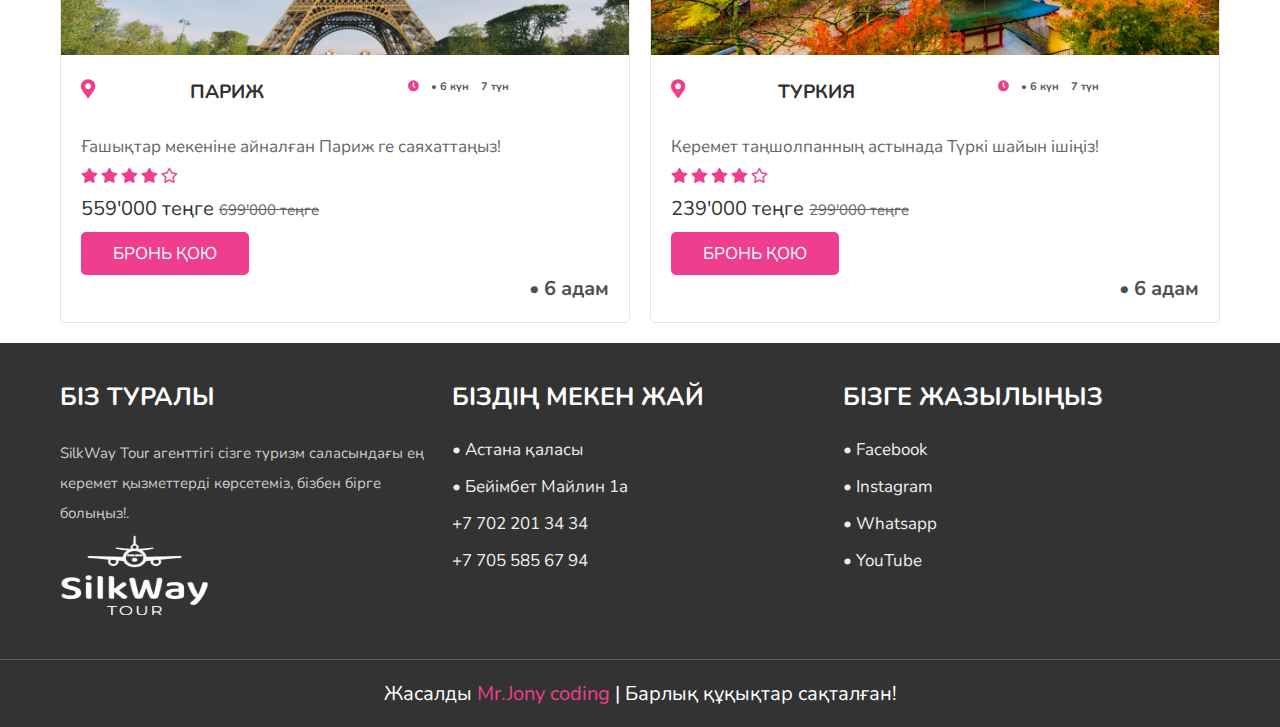
<file: ygipt.html>
<!DOCTYPE html>
<html lang="en">
<head>
    <meta charset="UTF-8">
    <meta name="viewport" content="width=device-width, initial-scale=1.0">
    <link rel="stylesheet" href="https://unpkg.com/swiper/swiper-bundle.min.css" />

    <!-- font awesome cdn link  -->
    <link rel="stylesheet" href="https://cdnjs.cloudflare.com/ajax/libs/font-awesome/5.15.3/css/all.min.css">
    <link rel="stylesheet" href="css/main.css">
    <link rel="stylesheet" href="css/style.css">
    <title>Турлар</title>
</head>
<body>
    <header>

        <section class="flex">
    
        <div id="menu-bar" class="fas fa-bars"></div>
        
            <img src="images/14.png" alt=""> 
    
        <nav class="navbar">
            <a href="#home">Басты бет</a>
            <!--<a href="#book">Бронь</a>-->
            <a href="#packages">Пакеттер</a>
            <a href="#services">Қызмет</a>
            <a href="#gallery">Галерей</a>
            <a href="#review">Пікірлер</a>
           <!-- <a href="#contact">Байланыс</a> -->
        </nav>
    
        <div class="icons">
            <i class="fas fa-search" id="search-btn"></i>
            <i class="fas fa-user" id="login-btn"></i>
        </div>
    
        <form action="" class="search-bar-container">
            <input type="search" id="search-bar" placeholder="search here...">
            <label for="search-bar" class="fas fa-search"></label>
        </form>
    
        </section>
    
    </header>

    <div class="container">
        <div class="slider-gallery">
            <!-- Placeholder slider content -->
            <img src="images/g-2.jpg" alt="Image 1">
            <img src="images/g-4.jpg" alt="Image 2">
            <img src="images/g-8.jpg" alt="Image 3">
        </div>
       
        <div class="information-section">
            <!-- Placeholder information content -->
            <h2 class="qwe">Дубайга саяхат</h2>
            <p class="text1">• Ұшу:&ensp; Астана -> Дубай </p>
            <p class="text1">• Қонақ үй:&ensp; Dubai Rixos Marina </p>
            <p class="text">Араб түбегінің қақ ортасында Дубай туристік тартымдылық пен ескірмейтін дәстүрлердің үйлесімімен таң қалдырады. Бурдж Халифа үстемдік ететін таңғажайып аспан сызығына таңданыңыз, әлемдік деңгейдегі сауда орталықтарында сауда жасаңыз және Араб шөлінің кеңдігін зерттеңіз. Бұл қала сән-салтанат дәмін, шытырман оқиғаны және сергек рухын ұсынатын жақандық әсерлер тоғысатын мәдени қала. Әр сәт болашаққа көз жүгіртетін және өткенге бас иетін Дубайға қош жол тартыңыз.</p>
            <a class="action-button" href="https://wa.link/8k0ijr"> Менежерге жазу</a>
            <h3 class="person">• 6 адам</h3>
            <div class="price"> 
                <a>259'000 теңге <span>299'000 теңге</span> </a>
                <h3 class="day">  <i class="fas -regular fa-clock fa-bounce"></i> &ensp;• 6 күн &ensp; 7 түн </h3>
             </div>
           
        </div>
    </div>

    <div class="country-details">
        <!-- Placeholder country details content -->
        <h3 class="el">Ел туралы толығырақ</h3>
        <p class="erle">Ел: Бірікген Араб әмірлігі</p>
        <p class="erle">Қалық саны: 10'000'000</p>
        <p class="erle">Астанасы: Дубай</p>
        <p class="erle">Ұлттық тілі: Араб тілі</p>
        <!-- Add more details as needed -->
    </div>

    <section class="packages" id="packages">

        <h1 class="heading">
            <span>б</span>
            <span>а</span>
            <span>с</span>
            <span>қ</span>
            <span>а</span>
            <span class="space"></span>
            <span>п</span>
            <span>a</span>
            <span>к</span>
            <span>е</span>
            <span>т</span>
            <span>т</span>
            <span>e</span>
            <span>р</span>
        </h1>
        <div class="swiper box-container">
    
            <div class="box">
                <img src="images/p-1.jpg" alt="">
                <div class="content">
                    <h3 class="date"> <i class="fas fa-map-marker-alt"></i>  мумбай <span> <i class="fas -regular fa-clock fa-bounce"></i> &ensp; • 6 күн &ensp; 7 түн</span> </h3>
                    <p> Ең керемет демалыстың бәрі сіз үшін мумбай аралдарында дем алыңыз!</p>
                    <div class="stars">
                        <i class="fas fa-star"></i>
                        <i class="fas fa-star"></i>
                        <i class="fas fa-star"></i>
                        <i class="fas fa-star"></i>
                        <i class="far fa-star"></i>
                       
                    </div>
                    <div class="price"> 199'000 теңге <span>299'000 теңге</span> </div>
                    <div>   
                        <a href="thailand.html" class="btn">бронь қою </a>
                        <h3 class="person">• 6 адам</h3>
                      </div>
                </div>
            </div>
    
            <div class="box">
                <img src="images/p-2.jpg" alt="">
                <div class="content">
                    <h3 class="date"> <i class="fas fa-map-marker-alt"></i> хавай  <span> <i class="fas -regular fa-clock fa-bounce"></i> &ensp;  • 6 күн &ensp; 7 түн</span></h3>
                    <p> Жайлы жағажайлар, жалынды демалыс естен кетбес естелік!</p>
                    <div class="stars">
                        <i class="fas fa-star"></i>
                        <i class="fas fa-star"></i>
                        <i class="fas fa-star"></i>
                        <i class="fas fa-star"></i>
                        <i class="far fa-star"></i>
                    </div>
                    <div class="price"> 499'000 теңге <span>599'000 теңге</span> </div>
                    <div>   
                        <a href="thailand.html" class="btn">бронь қою </a>
                        <h3 class="person">• 6 адам</h3>
                      </div>
                </div>
            </div>
    
            <div class="box">
                <img src="images/p-3.jpg" alt="">
                <div class="content">
                    <h3 class="date"> <i class="fas fa-map-marker-alt"></i> Дубай <span> <i class="fas -regular fa-clock fa-bounce"></i> &ensp;  • 6 күн &ensp; 7 түн</span> </h3>
                    <p>Архитектураның ғажабы мен байлықтың белгісі болған Дубай ға барыңыз!</p>
                    <div class="stars">
                        <i class="fas fa-star"></i>
                        <i class="fas fa-star"></i>
                        <i class="fas fa-star"></i>
                        <i class="fas fa-star"></i>
                        <i class="far fa-star"></i>
                    </div>
                    <div class="price"> 259'000 теңге <span>299'000 теңге</span> </div>
                    <div>   
                        <a href="thailand.html" class="btn">бронь қою </a>
                        <h3 class="person">• 6 адам</h3>
                      </div>
                </div>
            </div>
    
            <div class="box">
                <img src="images/p-4.jpg" alt="">
                <div class="content">
                    <h3 class="date"> <i class="fas fa-map-marker-alt"></i> Париж <span> <i class="fas -regular fa-clock fa-bounce"></i> &ensp;  • 6 күн &ensp; 7 түн</span></h3>
                    <p> Ғашықтар мекеніне айналған Париж ге саяхаттаңыз!</p>
                    <div class="stars">
                        <i class="fas fa-star"></i>
                        <i class="fas fa-star"></i>
                        <i class="fas fa-star"></i>
                        <i class="fas fa-star"></i>
                        <i class="far fa-star"> </i>
                    </div>
                    <div class="price"> 559'000 теңге <span>699'000 теңге</span> </div>
                    <div>   
                        <a href="thailand.html" class="btn">бронь қою </a>
                        <h3 class="person">• 6 адам</h3>
                      </div>
                </div>
            </div>
    
            <div class="box">
                <img src="images/p-5.jpg" alt="">
                <div class="content">
                    <h3 class="date"> <i class="fas fa-map-marker-alt"></i> Туркия  <span> <i class="fas -regular fa-clock fa-bounce"></i> &ensp;  • 6 күн &ensp; 7 түн</span></h3>
                    <p>Керемет таңшолпанның астынада Түркі шайын ішіңіз!</p>
                    <div class="stars">
                        <i class="fas fa-star"></i>
                        <i class="fas fa-star"></i>
                        <i class="fas fa-star"></i>
                        <i class="fas fa-star"></i>
                        <i class="far fa-star"></i>
                    </div>
                    <div class="price"> 239'000 теңге  <span> 299'000 теңге</span> </div>
                    <div>   
                        <a href="thailand.html" class="btn">бронь қою </a>
                        <h3 class="person">• 6 адам</h3>
                      </div>
                </div>
            </div>
        </section>
    <footer class="footer">

        <section class="box-container">
    
            <div class="box">
                <h3>Біз Туралы</h3>  
                <p>SilkWay Tour агенттігі  сізге туризм саласындағы ең керемет қызметтерді көрсетеміз, бізбен бірге болыңыз!.</p>
            <img src="images/1213.png" alt="" width="150" height="80">
            </div>
            <div class="box">
                <h3> Біздің мекен жай</h3>
                <a href="#">• Астана қаласы </a>
                <a href="#">• Бейімбет Майлин 1a </a>
                <a href="#">+7 702 201 34 34</a>
                <a href="#">+7 705 585 67 94</a>
               
            </div>
            <!--<div class="box">
                <h3>Сілтемелер</h3>
                <a href="#">Басты бет</a>
                <a href="#">Бронь</a>
                <a href="#">Пакеттер</a>
                <a href="#">Қызмет</a>
                <a href="#">Галерей</a>
                <a href="#">Пікірлер</a>
                <a href="#">Байланыс</a>
            </div>-->
            <div class="box">
                <h3>Бізге Жазылыңыз</h3>
                <a href="https://web.facebook.com/silkwaytour.kz/">• Facebook</a>
                <a href="https://www.instagram.com/silkwaytour.kz?utm_source=ig_web_button_share_sheet&igsh=OGQ5ZDc2ODk2ZA==">• Instagram</a>
                <a href="https://wa.link/8k0ijr">• Whatsapp</a>
                <a href="#">• YouTube</a>
            </div>
    
        </section>
    
        <h1 class="credit"> Жасалды <span> Mr.Jony coding </span> | Барлық құқықтар сақталған! </h1>
    
    </footer>
    <script src="https://unpkg.com/swiper/swiper-bundle.min.js"></script>
    <script src="js/main.js"></script>
</body>
</html>
</file>
<file: css/news.css>
@import url('https://fonts.googleapis.com/css2?family=Nunito:wght@200;300;400;600;700&display=swap');

:root{
  --orange:#f03e8e;
}

*{
  font-family: 'Nunito', sans-serif;
  margin:0; padding:0;
  box-sizing: border-box;
  text-transform: lowercase;
  outline: none; border:none;
  text-decoration: none;
  transition: all .2s linear;
}

*::selection{
  background:var(--orange);
  color:#fff;
}

html{
  font-size: 62.5%;
  overflow-x: hidden;
  scroll-padding-top: 6rem;
  scroll-behavior: smooth;
}

section{
  padding:2rem;
  max-width: 1200px;
  margin: 0 auto;
}

.heading{
  text-align: center;
  padding:2.5rem 0
}

.heading span{
  font-size: 3.5rem;
  background:rgba(205, 12, 170, 0.26);
  color:var(--orange);
  border-radius: .5rem;
  padding:.2rem 1rem;
  text-transform: capitalize;
}

.heading span.space{
  background:none;
}

.btn{
  display: inline-block;
  margin-top: 1rem;
  background:var(--orange);
  color:#fff;
  padding:.8rem 3rem;
  border:.2rem solid var(--orange);
  cursor: pointer;
  font-size: 1.7rem;
  border-radius: 5px;
  text-transform: uppercase;
}

.btn:hover{
  background:rgba(255, 0, 149, 0.251);
  color:var(--orange);
}

header{
    position: fixed;
    top:0; left: 0; right:0;
    background:#330b40;
    z-index: 1000;
    margin-bottom: 30px;
  }
  
  header .flex{
    display: flex;
    align-items: center;
    justify-content: space-between;
    position: relative;
  }
  
  
  header img{
   width: 160px;
   height: 30px;
   margin-top: 0;
   margin-bottom: 0;
   padding: 0;
  }
  
  
  header .navbar a{
    color:#fff;
    font-size: 2rem;
    text-transform: none;
    margin:0 .8rem;
  }
  
  header .navbar a:hover{
    color:var(--orange);
  }
  
  header .icons i{
    font-size: 2.5rem;
    color:#fff;
    cursor: pointer;
    margin-right: 2rem;
  }
  
  header .icons i:hover{
    color:var(--orange);
  }
  
  header .search-bar-container{
    position: absolute;
    top:100%; left: 0; right:0;
    padding:1.5rem 2rem;
    background:#333;
    border-top: .1rem solid rgba(255,255,255,.2);
    display: flex;
    align-items: center;
    z-index: 1001;
    clip-path: polygon(0 0, 100% 0, 100% 0, 0 0);
  }
  
  header .search-bar-container.active{
    clip-path: polygon(0 0, 100% 0, 100% 100%, 0 100%);
  }
  
  header .search-bar-container #search-bar{
    width:100%;
    padding:1rem;
    text-transform: none;
    color:#333;
    font-size: 1.7rem;
    border-radius: .5rem;
  }
  
  header .search-bar-container label{
    color:#fff;
    cursor: pointer;
    font-size: 3rem;
    margin-left: 1.5rem;
  }
  
  header .search-bar-container label:hover{
    color:var(--orange);
  }

.news-article {
    border: 2px solid #6d6c6d;
    border-radius: 7px;
    margin-top: 100px;
    margin-left: 40px;
    margin-bottom: 20px;
    padding: 10px;

}

img {   
    width: 100%;
    height: 400px;
    object-fit: cover;
    margin-bottom: 10px;
    margin-top: 5px;
    border-radius: 7px;
}

h2 {
    color: #333;
    font-weight: bold;
    font-size: 30px;
    text-transform: uppercase;
    
}
p{
    text-transform: none;
    font-family: Nunito;
    font-size: 16px;
    color: #240760;
}

p.meta {
    padding-top: 20px;
    color: #08125a;
    font-size: 16px;
    text-transform: uppercase;

}
#a0 { text-indent: 2em; }
#a1 { text-indent: 4em; }
#a2 { text-indent: 15px; }
#a3 { text-indent: 10%; }

#p0 { text-align: left; }
#p1 { text-align: right; }
#p2 { text-align: center; }
#p3 { text-align: justify; }

.footer{
    background:#333;
  }
  
  .footer .box-container{
    display: flex;
    flex-wrap: wrap;
    gap:1.5rem;
  }
  
  .footer .box-container .box{
    padding:1rem 0;
    flex:1 1 25rem;
  }
  
  .footer .box-container .box h3{
    font-size: 2.5rem;
    padding:.7rem 0;
    color:#fff;
    margin-bottom: 1rem;
    text-transform: uppercase;
  }
  
  .footer .box-container .box p{
    font-size: 1.5rem;
    padding:.7rem 0;
    color:#ccc;
    line-height: 2;
    text-transform: none;
  }
  
  .footer .box-container .box a{
    display: block;
    font-size: 1.7rem;
    padding:.7rem 0;
    color:#eee;
    text-transform: none;  
  }
  .footer .box-container .box img{
    width: 150px;
    height:100px;
   
  }
  
  .footer .box-container .box a:hover{
    color:var(--orange);
    text-decoration: underline;
  }
  
  .footer .credit{
    text-align: center;
    padding:2rem 1rem;
    margin-top: 1rem;
    font-size: 2rem;
    font-weight: normal;
    color:#fff;
    border-top: .1rem solid rgba(255,255,255,.2);
  }
  
  .footer .credit span{
    color:var(--orange);
  }
  

/* Responsive Design */
@media only screen and (max-width: 600px) {
    .news-article {
        margin: 5px;
        padding: 5px;
    }

    h2 {
        font-size: 18px;
    }

    p.meta {
        font-size: 14px;
    }
}
</file>
<file: css/style.css>
@import url('https://fonts.googleapis.com/css2?family=Nunito:wght@200;300;400;600;700&display=swap');

:root{
  --orange:#f03e8e;
}

*{
  font-family: 'Nunito', sans-serif;
  margin:0; padding:0;
  box-sizing: border-box;
  text-transform: none;
  outline: none; border:none;
  text-decoration: none;
  transition: all .2s linear;
}

*::selection{
  background:var(--orange);
  color:#fff;
}

html{
  font-size: 62.5%;
  overflow-x: hidden;
  scroll-padding-top: 6rem;
  scroll-behavior: smooth;
}

section{
  padding:2rem;
  max-width: 1200px;
  margin: 0 auto;
}

.heading{
  text-align: center;
  padding: 2.5rem 0
}

.heading span{
  font-size: 3.5rem;
  background:rgba(205, 12, 170, 0.26);
  color:var(--orange);
  border-radius: .5rem;
  padding:.2rem 1rem;
  text-transform: capitalize;
}

.heading span.space{
  background:none;
}

.btn{
  display: inline-block;
  margin-top: 1rem;
  background:var(--orange);
  color:#fff;
  padding:.8rem 3rem;
  border:.2rem solid var(--orange);
  cursor: pointer;
  font-size: 1.7rem;
  border-radius: 5px;
  text-transform: uppercase;
}

.btn:hover{
  background:rgba(255, 0, 149, 0.251);
  color:var(--orange);
}

header{
  position: fixed;
  top:0; left: 0; right:0;
  background:#330b40;
  z-index: 1000;
}

header .flex{
  display: flex;
  align-items: center;
  justify-content: space-between;
  position: relative;
}


header img{
 width: 160px;
 height: 30px;
 margin-top: 0;
 margin-bottom: 0;
 padding: 0;
}


header .navbar a{
  color:#fff;
  font-size: 2rem;
  text-transform: none;
  margin:0 .8rem;
}

header .navbar a:hover{
  color:var(--orange);
}

header .icons i{
  font-size: 2.5rem;
  color:#fff;
  cursor: pointer;
  margin-right: 2rem;
}

header .icons i:hover{
  color:var(--orange);
}

header .search-bar-container{
  position: absolute;
  top:100%; left: 0; right:0;
  padding:1.5rem 2rem;
  background:#333;
  border-top: .1rem solid rgba(255,255,255,.2);
  display: flex;
  align-items: center;
  z-index: 1001;
  clip-path: polygon(0 0, 100% 0, 100% 0, 0 0);
}

header .search-bar-container.active{
  clip-path: polygon(0 0, 100% 0, 100% 100%, 0 100%);
}

header .search-bar-container #search-bar{
  width:100%;
  padding:1rem;
  text-transform: none;
  color:#333;
  font-size: 1.7rem;
  border-radius: .5rem;
}

header .search-bar-container label{
  color:#fff;
  cursor: pointer;
  font-size: 3rem;
  margin-left: 1.5rem;
}

header .search-bar-container label:hover{
  color:var(--orange);
}

.login-form-container{
  position: fixed;
  top:-120%; left: 0;
  z-index: 10000;
  min-height: 100vh;
  width:100%;
  background:rgba(0,0,0,.7);
  display: flex;
  align-items: center;
  justify-content: center;
}

.login-form-container.active{
  top:0;
}

.login-form-container form{
  margin:2rem;
  padding:1.5rem 2rem;
  border-radius: .5rem;
  background:#fff;
  width:50rem;
}

.login-form-container form h3{
  font-size: 3rem;
  color:#444;
  text-transform: uppercase;
  text-align: center;
  padding:1rem 0;
}

.login-form-container form .box{
  width:100%;
  padding:1rem;
  font-size: 1.7rem;
  color:#333;
  margin:.6rem 0;
  border:.1rem solid rgba(0,0,0,.3);
  text-transform: none;
}

.login-form-container form .box:focus{
  border-color: var(--orange);;
}

.login-form-container form #remember{
  margin:2rem 0;
}

.login-form-container form label{
  font-size: 1.5rem;
}

.login-form-container form .btn{
  display: block;
  width:100%;
}

.login-form-container form p{
  padding:.5rem 0;
  font-size: 1.5rem;
  color:#666;
}

.login-form-container form p a{
  color:var(--orange);
}

.login-form-container form p a:hover{
  color:#333;
  text-decoration: underline;
}

.login-form-container #form-close{
  position: absolute;
  top:2rem; right:3rem;
  font-size: 5rem;
  color:#fff;
  cursor: pointer;
}

#menu-bar{
  color:#fff;
  border:.1rem solid #fff;
  border-radius: .5rem;
  font-size: 3rem;
  padding:.5rem 1.2rem;
  cursor: pointer;
  display: none;
}

.home-container{
  position: relative;
  z-index: 0;
}

.home{
  min-height: 100vh;
  display: flex;
  align-items: center;
  justify-content: center;
  flex-flow: column;
}

.home .content{
  text-align: center;
}

.home .content h3{
  font-size: 4.5rem;
  color:#fff;
  text-transform: uppercase;
  text-shadow: 0 .3rem .5rem rgba(0,0,0,.1);
}

.home .content p{
  text-transform: none;
  font-size: 2.5rem;
  color:#fff;
  padding:.5rem 0;
}

.home .video-container video{
  position: absolute;
  top:0; left: 0;
  z-index: -1;
  height: 100%;
  width:100%;
  object-fit: cover;
}

.home .controls{
  padding:1rem;
  border-radius: 5rem;
  background:rgba(0,0,0,.7);
  position: relative;
  top:10rem;
}

.home .controls .vid-btn{
  height:2rem;
  width:2rem;
  display: inline-block;
  border-radius: 50%;
  background:#fff;
  cursor: pointer;
  margin:0 .5rem;
}

.home .controls .vid-btn.active{
  background:var(--orange);
}

.toward .box-container{
  display: flex;
  flex-wrap: wrap;
  gap:2rem;
}

.toward .box-container .box{
  flex:1 1 20rem;
  border-radius: .5rem;
  overflow: hidden;
  border: .1rem solid rgba(0,0,0,.1);
}

.toward .box-container .box img{
  height: 20rem;
  width:100%;
  object-fit: cover;
}

.toward .box-container .box .content{
  padding:2rem;
  justify-content: center;
  align-items: center;
}

.toward .box-container .box .content h3{
  font-size:2rem;
  color:#333;
  text-transform: uppercase;
text-align: center;
}

.toward .box-container .box .content h3 i{
  color:var(--orange);
  padding-right: 20px;
}

.toward .box-container .box .content p{
  font-size:1.7rem;
  color:#666;
  padding:1rem 0;
  text-transform: none;
  text-align: center;
}

.toward .box-container .box:hover{
  box-shadow: 0 1rem 2rem rgba(0,0,0,.1);
}




.book .row{
  display: flex;
  flex-wrap: wrap;
  gap:1.5rem;
  align-items: center;
}

.book .row .image{
  flex:1 1 40rem;
}

.book .row .image img{
  width:100%;
}

.book .row form{
  flex:1 1 40rem;
  padding:2rem;
  box-shadow: 0 1rem 2rem rgba(0,0,0,.1);
  border-radius: .5rem;
}

.book .row form .inputBox{
  padding:.5rem 0;
}

.book .row form .inputBox input{
  width:100%;
  padding:1rem;
  border:.1rem solid rgba(0,0,0,.1);
  font-size: 1.7rem;
  color:#333;
  text-transform: none;
}

.book .row form .inputBox h3{
  font-size: 2rem;
  padding:1rem 0;
  color:#666;
  text-transform: capitalize;
}

.packages .box-container{
  display: flex;
  flex-wrap: wrap;
  gap:2rem;
}

.packages .box-container .box{
  flex:1 1 30rem;
  border-radius: .5rem;
  overflow: hidden;
  border: .1rem solid rgba(0,0,0,.1);
}

.packages .box-container .box img{
  height: 25rem;
  width:100%;
  object-fit: cover;
}

.packages .box-container .box .content{
  padding:2rem;
}

.packages .box-container .box .content .date{
  display: flex;
  justify-content: space-between;
  margin-right: 100px;
  margin-bottom: 20px;
  font-size:1.9rem;
  color:#313131;
  text-transform: uppercase;
}
.packages .box-container .box .content .date span{
  margin-left: 50px;
  font-size:1.1rem;
  color:#5b5959;
  text-transform: lowercase;
}

.packages .box-container .box .content h3 i{
  color:var(--orange);
}

.packages .box-container .box .content p{
  font-size:1.7rem;
  color:#666;
  padding:1rem 0;
  text-transform: none;
}

.packages .box-container .box .content .stars i{
  font-size:1.5rem;
  color:var(--orange);
}


.packages .box-container .box .content .price{
  font-size: 2rem;
  color:#333;
  padding-top: 1rem;
}

.packages .box-container .box .content .price span{
  color:#666;
  font-size: 1.5rem;
  text-decoration: line-through;
}
.packages .box-container .box:hover{
  box-shadow: 0 1rem 2rem rgba(0,0,0,.1);
}

.packages .box-container .box .content .person{
  display: flex;
  justify-content: flex-end;
  font-size: 2rem;
  color:#515050;
}

.services .box-container{
  display: flex;
  flex-wrap: wrap;
  gap:1.5rem;
}

.services .box-container .box{
  flex: 1 1 30rem;
  border-radius: .5rem;
  padding:3rem 2rem;
  text-align: center;
  border: .1rem solid rgba(0,0,0,.1);
}

.services .box-container .box i{
  padding:1rem;
  font-size: 5rem;
  color:var(--orange);
}

.services .box-container .box h3{
  font-size: 2.5rem;
  color:#333;
  text-transform: uppercase;
}

.services .box-container .box p{
  font-size: 1.5rem;
  color:#666;
  padding:1rem 0;
  line-height: 1.5;
  text-transform: none;
}

.services .box-container .box:hover{
  box-shadow: 0 1rem 2rem rgba(0,0,0,.1);
}

.gallery .box-container{
  display: flex;
  flex-wrap: wrap;
  gap:1.5rem;
}

.gallery .box-container .box{
  overflow: hidden;
  box-shadow: 0 1rem 2rem rgba(0,0,0,.1);
  border:1rem solid #fff;
  border-radius: .5rem;
  flex:1 1 30rem;
  height: 25rem;
  position: relative;
}

.gallery .box-container .box img{
  height: 100%;
  width:100%;
  object-fit: cover;
  border-radius: 5px;
}

.gallery .box-container .box .content{
  position: absolute;
  top:-100%; left:0;
  height: 100%;
  width:100%;
  text-align: center;
  background:rgba(0,0,0,.7);
  padding:2rem;
  padding-top: 5rem;
}

.gallery .box-container .box:hover .content{
  top:0;
}

.gallery .box-container .box .content h3{
  font-size: 2.5rem;
  color:var(--orange);
  text-transform: uppercase;
}

.gallery .box-container .box .content p{
  font-size: 1.5rem;
  color:#eee;
  padding:.5rem 0;
  line-height: 1.5;
  text-transform: none;
}

.review .review-slider{
  padding: 1rem;
}

.review .box{
  padding:3rem 2rem;
  text-align: center;
  box-shadow: 0 1rem 2rem rgba(0,0,0,.1);
  border-radius: .5rem;
  border: .1rem solid rgba(0,0,0,.1);
}

.review .box img{
  height:13rem;
  width:13rem;
  border-radius: 50%;
  object-fit: cover;
  margin-bottom: 1rem;
}

.review .box h3{
  color:#333;
  font-size: 2.5rem;
  text-transform: capitalize;
}

.review .box p{
  color:#666;
  font-size: 1.5rem;
  padding:1rem 0;
  line-height: 2;
  text-transform: none;
}

.review .box .stars{
  margin-top: 1rem;
}

.review .box .stars i{
  color:var(--orange);
  font-size: 1.7rem;
}


/*news*/

.news .review-slider{
  padding: 1rem;
}

.news .box{
  padding:3rem 2rem;
  text-align: center;
  box-shadow: 0 1rem 2rem rgba(0,0,0,.1);
  border-radius: .5rem;
  border: .1rem solid rgba(0,0,0,.1);
}

.news .box img{
  height:25rem;
  width: 100%;
  object-fit: cover;
  margin-bottom: 1rem;
  border-radius: 10px;
}

.news .box h3{
  color:#333;
  text-align: start;
  font-size: 2.0rem;
  text-transform: uppercase;
}

.news .box p{
  color:#666666;
  font-size: 1.5rem;
  padding:1rem 0;
  text-align: start;
  text-transform: none;
}

.news .box .stars{
  margin-top: 1rem;
  color: #666666;
}

.news .box .stars .abc{
  display: flex;
  justify-content: space-between;
  color:  #ef15a6;
  font-size: 1.1rem;
  text-transform: none;
}
.news .box .stars .abc a{
  text-transform: none;
  box-shadow: 0 1rem 2rem rgba(0,0,0,.1);
  font-size: 1.3rem;
  color:#3c064d;
}


/*end*/




.contact .row{
  display: flex;
  flex-wrap: wrap;
  gap:1.5rem;
  align-items: center;
}

.contact .row .image{
  flex:1 1 35rem;
}

.contact .row .image img{
  width:100%;
}

.contact .row form{
  flex:1 1 50rem;
  padding:2rem;
  box-shadow: 0 1rem 2rem rgba(0,0,0,.1);
  border-radius: .5rem;
}

.contact .row form .inputBox{
  display: flex;
  flex-wrap: wrap;
  justify-content: space-between;
}

.contact .row form .inputBox input, .contact .row form textarea{
  width:49%;
  margin:1rem 0;
  padding:1.2rem 1.4rem;
  font-size: 1.8rem;
  color:#333;
  background:#f7f7f7;
  text-transform: none;
  border-radius: .5rem;
}

.contact .row form textarea{
  height: 15rem;
  resize: none;
  width:100%;
}

.brand-container{
  text-align: center;
}

.footer{
  background:#333;
}

.footer .box-container{
  display: flex;
  flex-wrap: wrap;
  gap:1.5rem;
}

.footer .box-container .box{
  padding:1rem 0;
  flex:1 1 25rem;
}

.footer .box-container .box h3{
  font-size: 2.5rem;
  padding:.7rem 0;
  color:#fff;
  margin-bottom: 1rem;
  text-transform: uppercase;
}

.footer .box-container .box p{
  font-size: 1.5rem;
  padding:.7rem 0;
  color:#ccc;
  line-height: 2;
  text-transform: none;
}

.footer .box-container .box a{
  display: block;
  font-size: 1.7rem;
  padding:.7rem 0;
  color:#eee;
  text-transform: none;  
}

.footer .box-container .box a:hover{
  color:var(--orange);
  text-decoration: underline;
}

.footer .credit{
  text-align: center;
  padding:2rem 1rem;
  margin-top: 1rem;
  font-size: 2rem;
  font-weight: normal;
  color:#fff;
  border-top: .1rem solid rgba(255,255,255,.2);
}

.footer .credit span{
  color:var(--orange);
}















/* media queries  */

@media (max-width:1200px){

  html{
    font-size: 55%;
  }

}

@media (max-width:991px){

  section{
    padding:2rem;
  }

}

@media (max-width:768px){

  #menu-bar{
    display: initial;
  }

  header .navbar{
    position: absolute;
    top:100%; right:0; left: 0;
    background: #333;
    border-top: .1rem solid rgba(255,255,255,.2);
    padding:1rem 2rem;
    clip-path: polygon(0 0, 100% 0, 100% 0, 0 0);
  }

  header .navbar.active{
    clip-path: polygon(0 0, 100% 0, 100% 100%, 0 100%);
  }

  header .navbar a{
    display: block;
    border-radius: .5rem;
    padding:1.5rem;
    margin:1.5rem 0;    
    background:#222;
  }

}

@media (max-width:450px){

  html{
    font-size: 50%;
  }

  .heading span{
    font-size: 2.5rem;
  }

  .contact .row form .inputBox input{
    width:100%;
  }

}
</file>
<file: css/main.css>
@import url('https://fonts.googleapis.com/css2?family=Nunito:wght@200;300;400;600;700&display=swap');
body {
    font-family: 'Nunito', sans-serif;
    margin: 0;
    padding: 0;
    box-sizing: border-box;
   overflow-x: hidden;
}
:root{
    --orange:#f03e8e;
  }
header{
    position: fixed;
    top:0; left: 0; right:0;
    background:#330b40;
    z-index: 1000;
  }
  
  header .flex{
    display: flex;
    align-items: center;
    justify-content: space-between;
    position: relative;
  }
  
  
  header img{
   width: 160px;
   height: 30px;
   margin-top: 0;
   margin-bottom: 0;
   padding: 0;
  }
  
  
  header .navbar a{
    color:#fff;
    font-size: 2rem;
    text-transform: none;
    margin:0 .8rem;
  }
  
  header .navbar a:hover{
    color:var(--orange);
  }
  
  header .icons i{
    font-size: 2.5rem;
    color:#fff;
    cursor: pointer;
    margin-right: 2rem;
  }
  
  header .icons i:hover{
    color:var(--orange);
  }
  
  header .search-bar-container{
    position: absolute;
    top:100%; left: 0; right:0;
    padding:1.5rem 2rem;
    background:#333;
    border-top: .1rem solid rgba(255,255,255,.2);
    display: flex;
    align-items: center;
    z-index: 1001;
    clip-path: polygon(0 0, 100% 0, 100% 0, 0 0);
  }
  
  header .search-bar-container.active{
    clip-path: polygon(0 0, 100% 0, 100% 100%, 0 100%);
  }
  
  header .search-bar-container #search-bar{
    width:100%;
    padding:1rem;
    text-transform: none;
    color:#333;
    font-size: 1.7rem;
    border-radius: .5rem;
  }
  
  header .search-bar-container label{
    color:#fff;
    cursor: pointer;
    font-size: 3rem;
    margin-left: 1.5rem;
  }
  
  header .search-bar-container label:hover{
    color:var(--orange);
  }
  
  .login-form-container{
    position: fixed;
    top:-120%; left: 0;
    z-index: 10000;
    min-height: 100vh;
    width:100%;
    background:rgba(0,0,0,.7);
    display: flex;
    align-items: center;
    justify-content: center;
  }
  
  .login-form-container.active{
    top:0;
  }
  
  .login-form-container form{
    margin:2rem;
    padding:1.5rem 2rem;
    border-radius: .5rem;
    background:#fff;
    width:50rem;
  }
  
  .login-form-container form h3{
    font-size: 3rem;
    color:#444;
    text-transform: uppercase;
    text-align: center;
    padding:1rem 0;
  }
  
  .login-form-container form .box{
    width:100%;
    padding:1rem;
    font-size: 1.7rem;
    color:#333;
    margin:.6rem 0;
    border:.1rem solid rgba(0,0,0,.3);
    text-transform: none;
  }
  
  .login-form-container form .box:focus{
    border-color: var(--orange);;
  }
  
  .login-form-container form #remember{
    margin:2rem 0;
  }
  
  .login-form-container form label{
    font-size: 1.5rem;
  }
  
  .login-form-container form .btn{
    display: block;
    width:100%;
  }
  
  .login-form-container form p{
    padding:.5rem 0;
    font-size: 1.5rem;
    color:#666;
  }
  
  .login-form-container form p a{
    color:var(--orange);
  }
  
  .login-form-container form p a:hover{
    color:#333;
    text-decoration: underline;
  }
  
  .login-form-container #form-close{
    position: absolute;
    top:2rem; right:3rem;
    font-size: 5rem;
    color:#fff;
    cursor: pointer;
  }
.container {
    position: relative;
    display: flex;
    justify-content: space-between;
    padding: 20px;
}

.slider-gallery {
    margin-top: 70px;
    width: 50%;
    position: relative;
    overflow: hidden;
}

.slider-gallery img {
    width: 100%;
    border-radius: 20px;
    object-fit: cover;
    height: auto;
    display: block;
}

.information-section {
   text-transform: none;
    margin-top: 70px;
    width: 40%;
    font-size: 15px;
}
.information-section .qwe {
    text-transform: none;
   
}
.information-section .text1{
  text-transform: none;
  font-weight: bold;

}
.information-section .text{
    text-transform: none;

}
.information-section .person{
  display: flex;
  justify-content: flex-end;
  text-transform: none;
margin-top: 65px;
}
.information-section .price .day {
  color: #f03e8e;
  text-transform: none;
  font-size: 15px;
  

}
.information-section .price{
  display: flex;
  justify-content: space-between;
  font-size: 2rem;
  color:#333;
  padding-top: 1rem;
  margin-top:0;

}
.information-section .price span{
  color:#666;
  font-size: 1.5rem;
  text-decoration: line-through;

}

.action-button {
  margin-top: 20px;
  padding: 10px;
  background-color: #007BFF;
  color: #fff;  
  border-radius: 20px;
  transition: background-color 0.3s, box-shadow 0.3s; /* Smooth transition for background color and box shadow */
  box-shadow: 0 0 10px rgba(0, 123, 255, 0.5); /* Box shadow added */
  text-decoration: none; /* Remove default link underline */
  display: inline-block; /* Make the link inline block */
}
.action-button:hover {
  background-color: #083360; /* Change the background color on hover */
  box-shadow: 0 0 15px rgba(51, 51, 52, 0.7); /* Adjusted box shadow on hover */
}




.country-details {
 
  text-transform: capitalize;
    font-size: 15px;
    border-radius: 10px;
    width: 100%;
    padding: 20px;
    background-color: #dbd7d7;
}
.country-details .el{
    text-transform: uppercase;
}
.country-details .erle {
  text-transform: none;
  flex-basis: 100%;
  margin: 10px 0;
  position: relative;
}

.country-details p:not(:last-child):before {
  content: '';
  position: absolute;
  top: 0;
  bottom: 0;
  left: 50%;
  transform: translateX(-50%);
}
.footer{
    background:#333;
  }
  
  .footer .box-container{
    display: flex;
    flex-wrap: wrap;
    gap:1.5rem;
  }
  
  .footer .box-container .box{
    padding:1rem 0;
    flex:1 1 25rem;
  }
  
  .footer .box-container .box h3{
    font-size: 2.5rem;
    padding:.7rem 0;
    color:#fff;
    margin-bottom: 1rem;
    text-transform: uppercase;
  }
  
  .footer .box-container .box p{
    font-size: 1.5rem;
    padding:.7rem 0;
    color:#ccc;
    line-height: 2;
    text-transform: none;
  }
  
  .footer .box-container .box a{
    display: block;
    font-size: 1.7rem;
    padding:.7rem 0;
    color:#eee;
    text-transform: none;  
  }
  
  .footer .box-container .box a:hover{
    color:var(--orange);
    text-decoration: underline;
  }
  
  .footer .credit{
    text-align: center;
    padding:2rem 1rem;
    margin-top: 1rem;
    font-size: 2rem;
    font-weight: normal;
    color:#fff;
    border-top: .1rem solid rgba(255,255,255,.2);
  }
  
  .footer .credit span{
    color:var(--orange);
  }/* media queries  */

@media (max-width:1200px){

  html{
    font-size: 55%;
  }

}

@media (max-width:991px){

  section{
    padding:2rem;
  }

}

@media (max-width:768px){

  #menu-bar{
    display: initial;
  }

  header .navbar{
    position: absolute;
    top:100%; right:0; left: 0;
    background: #333;
    border-top: .1rem solid rgba(255,255,255,.2);
    padding:1rem 2rem;
    clip-path: polygon(0 0, 100% 0, 100% 0, 0 0);
  }

  header .navbar.active{
    clip-path: polygon(0 0, 100% 0, 100% 100%, 0 100%);
  }

  header .navbar a{
    display: block;
    border-radius: .5rem;
    padding:1.5rem;
    margin:1.5rem 0;    
    background:#222;
  }

}

@media (max-width:450px){

  html{
    font-size: 50%;
  }

  .heading span{
    font-size: 2.5rem;
  }

  .contact .row form .inputBox input{
    width:100%;
  }

}

/* Media query for smaller screens */
@media (max-width: 768px) {
  .container {
      flex-direction: column;
      align-items: center;
  }

  .slider-gallery,
  .information-section {
      width: 100%;
  }
  .slider-gallery {
      margin-top: 20px;
  }
  .country-details p:not(:last-child):before {
    content: none; /* Hide the vertical line on smaller screens */
}
}
</file>
<file: css/tour.css>
/* Hero хэсэг */

* {
    margin: 0;
    padding: 0;
    box-sizing: border-box;

}

/* 📌 `hero` хэсгийн үндсэн тохиргоо */
.hero {
    width: 100vw;  /* Дэлгэцийн бүх өргөн */
    height: 100vh; /* Дэлгэцийн бүх өндөр */
    position: relative;
    display: flex;
    align-items: center;
    justify-content: center;
    text-align: center;
    color: white;
}

/* 📌 Background зургийг тусдаа `div` дотор оруулах */
.hero-bg {
    position: absolute;
    top: 0;
    left: -100px;
    right: 0;
    width: 110vw;
    height: 100vh;
    background: url('/images/ho-2.jpg') center/cover no-repeat;
    z-index: 1;
}

/* 📌 Dark overlay (зураг дээр харанхуй эффект) */
.hero-bg::before {
    content: "";
    position: absolute;
    top: 0;
    left: 0;
    width: 100%;
    height: 100%;
    background: rgba(0, 0, 0, 0.5);
}

.hero-content {
    position: relative;
    z-index: 1;
}

.hero-content h1 {
    font-size: 6rem;
    text-transform: uppercase;
    margin-bottom: 1rem;
    text-shadow: 2px 2px 4px rgba(0, 0, 0, 0.5);
}

.hero-content p {
    font-size: 2.5rem;
}
  

table {
    width: 98%;
    font-size: 13px;
    margin-left: 20px;
    margin-right: 150px;
    border-collapse: collapse;
    background: #efeff0;
    color: rgb(31, 30, 30);
}

th, td {
    border: 2px solid #333;
    padding: 12px;
    text-align: center;
}

th {
    background: #fcfdfe;
    font-weight: bold;
}

tr:nth-child(even) {
    background: #fdfeff;
}

.title {
    font-size: 24px;
    margin-left: 30px;
    text-transform:inherit;
    margin-top: 40px;
    font-weight: bold;
    margin-bottom: 5px;
}
hr {
    border: none;
    height: 2px;
    background: #444;
    margin-left: 30px;
    margin-bottom: 20px;
    margin-right: 30px;

}
/* Үндсэн стилиуд */
.qwerty {
    font-size: 1.4rem;
    line-height: 1.6;
    color: #333333;
    margin-left: 20px;
    margin-right: 30px;
    padding: 0 1rem;
    text-align: justify;
}

/* Жагсаалтын стилиуд */
ul {
    margin-left: 40px;
    padding-left: 2rem;
    list-style-type: disc;
}

ul li {
    margin-bottom: 0.5rem;
    font-size: 1.4rem;
    color:  #333333;
    ;
}

h3{
    margin-left: 30px;
}
.slideshow-container {
    position: relative;
    width: 100%;
    max-width: 500px;
    margin: auto;
}

.mySlides1 {
    display: none;
}

.mySlides1 img {
    width: 100%;
    border-radius: 5px;
}
.mySlides2 {
    display: none;
}

.mySlides2 img {
    width: 100%;
    border-radius: 5px;
}
.mySlides3 {
    display: none;
}

.mySlides3 img {
    width: 100%;
    border-radius: 5px;
}
.mySlides4 {
    display: none;
}

.mySlides4 img {
    width: 100%;
    border-radius: 5px;
}
.mySlides5 {
    display: none;
}

.mySlides5 img {
    width: 100%;
    border-radius: 5px;
}


.timeline {
    position: relative;
    margin: 0;
    padding: 0;
}

.timeline {
    position: relative;
    margin: 0;
    padding: 0;
}

.timeline:before {
    content: '';
    position: absolute;
    top: 0;
    bottom: 0;
    left: 70px;
    width: 4px;
    background: #684bd3;
}

.itinerary {
    position: relative;
    margin-left: 50px;
}

.day-card {
    position: relative;
    margin-bottom: 20px;
    padding-left: 50px; /* Зүүн талд зай нэмэх */
}

.circle {
    position: absolute;
    left: -66px; /* Дугуйны зүүн талын байрлал */
    top: 20px; /* Дугуйны дээд талын байрлал */
    width: 37px;
    height: 35px;
    border:  2px solid white;
    background-color: #684bd3; /* Дугуйны өнгө */
    border-radius: 50%;
    display: flex;
    justify-content: center;
    align-items: center;
}
.logo {
    width: 25px; /* Логотипын өргөн */
    height: 25px; /* Логотипын өндөр */
    object-fit: contain;
    filter: brightness(0) invert(1);
    margin-bottom: 5px;
}

.triangle {
    position: absolute;
    left: -15px; /* Гурвалжингийн зүүн талын байрлал */
    top: 35px; /* Гурвалжингийн дээд талын байрлал */
    width: 0;
    height: 0;
    border-left: 10px solid transparent;
    border-right: 10px solid transparent;
    border-top: 10px solid #684bd3; /* Гурвалжингийн өнгө */
    transform: rotate(90deg); /* Гурвалжингийн үзүүрийг дугуй руу чиглүүлэх */
}




/* Хариуцлагатай дизайн */
@media (max-width: 768px) {
    p {
        font-size: 0.9rem;
        padding: 0 0.5rem;
    }

    ul {
        padding-left: 1.5rem;
    }

    ul li {
        font-size: 0.85rem;
    }
}

@media (max-width: 480px) {
    p {
        font-size: 0.85rem;
        line-height: 1.5;
    }

    ul {
        padding-left: 1rem;
    }

    ul li {
        font-size: 0.8rem;
    }
}
  /* Өдөр бүрийн төлөвлөгөө */
  .itinerary {
    max-width: 1200px;
    margin: 4rem auto;
    margin-left: 100px;
    padding: 0 20px;
  }
  
  .day-card {
    display: flex;
    gap: 2rem;
    margin: 3rem 0;
    padding: 2rem;
    background: #684bd3;
    border-radius: 10px;
    box-shadow: 0 3px 15px rgba(0,0,0,0.1);
    opacity: 0;
    transform: translateY(30px);
    transition: 0.6s all ease;
  }
  
  .day-card.visible {
    opacity: 1;
    transform: translateY(0);
  }
  
  .day-image {
    flex: 1;
    min-width: 300px;
    border-radius: 10px;
    overflow: hidden;
  }
  
  .day-image img {
    width: 100%;
    height: 100%;
    object-fit: cover;
  }
  
  .day-content {
    flex: 2;
    padding: 1rem;
    font-size: 15px;
    text-transform: uppercase;
  }
  
  .day-number {
    font-size: 2.5rem;
    color: #f8f8f8;
    margin-bottom: 1rem;
  }
  
  .day-highlight {
    color: #c9c9c9;
    margin: 1rem 0;
  }
  
  /* Тэгш өдрүүдийн зургийн байрлал өөрчлөх */
  .day-card:nth-child(even) .day-image {
    order: 2;
  }
  
  @media (max-width: 768px) {
    .day-card {
        flex-direction: column;
    }
    .day-image {
        order: 0 !important;
        min-width: auto;
    }
    .hero h1 {
        font-size: 2rem;
    }
  }
</file>
